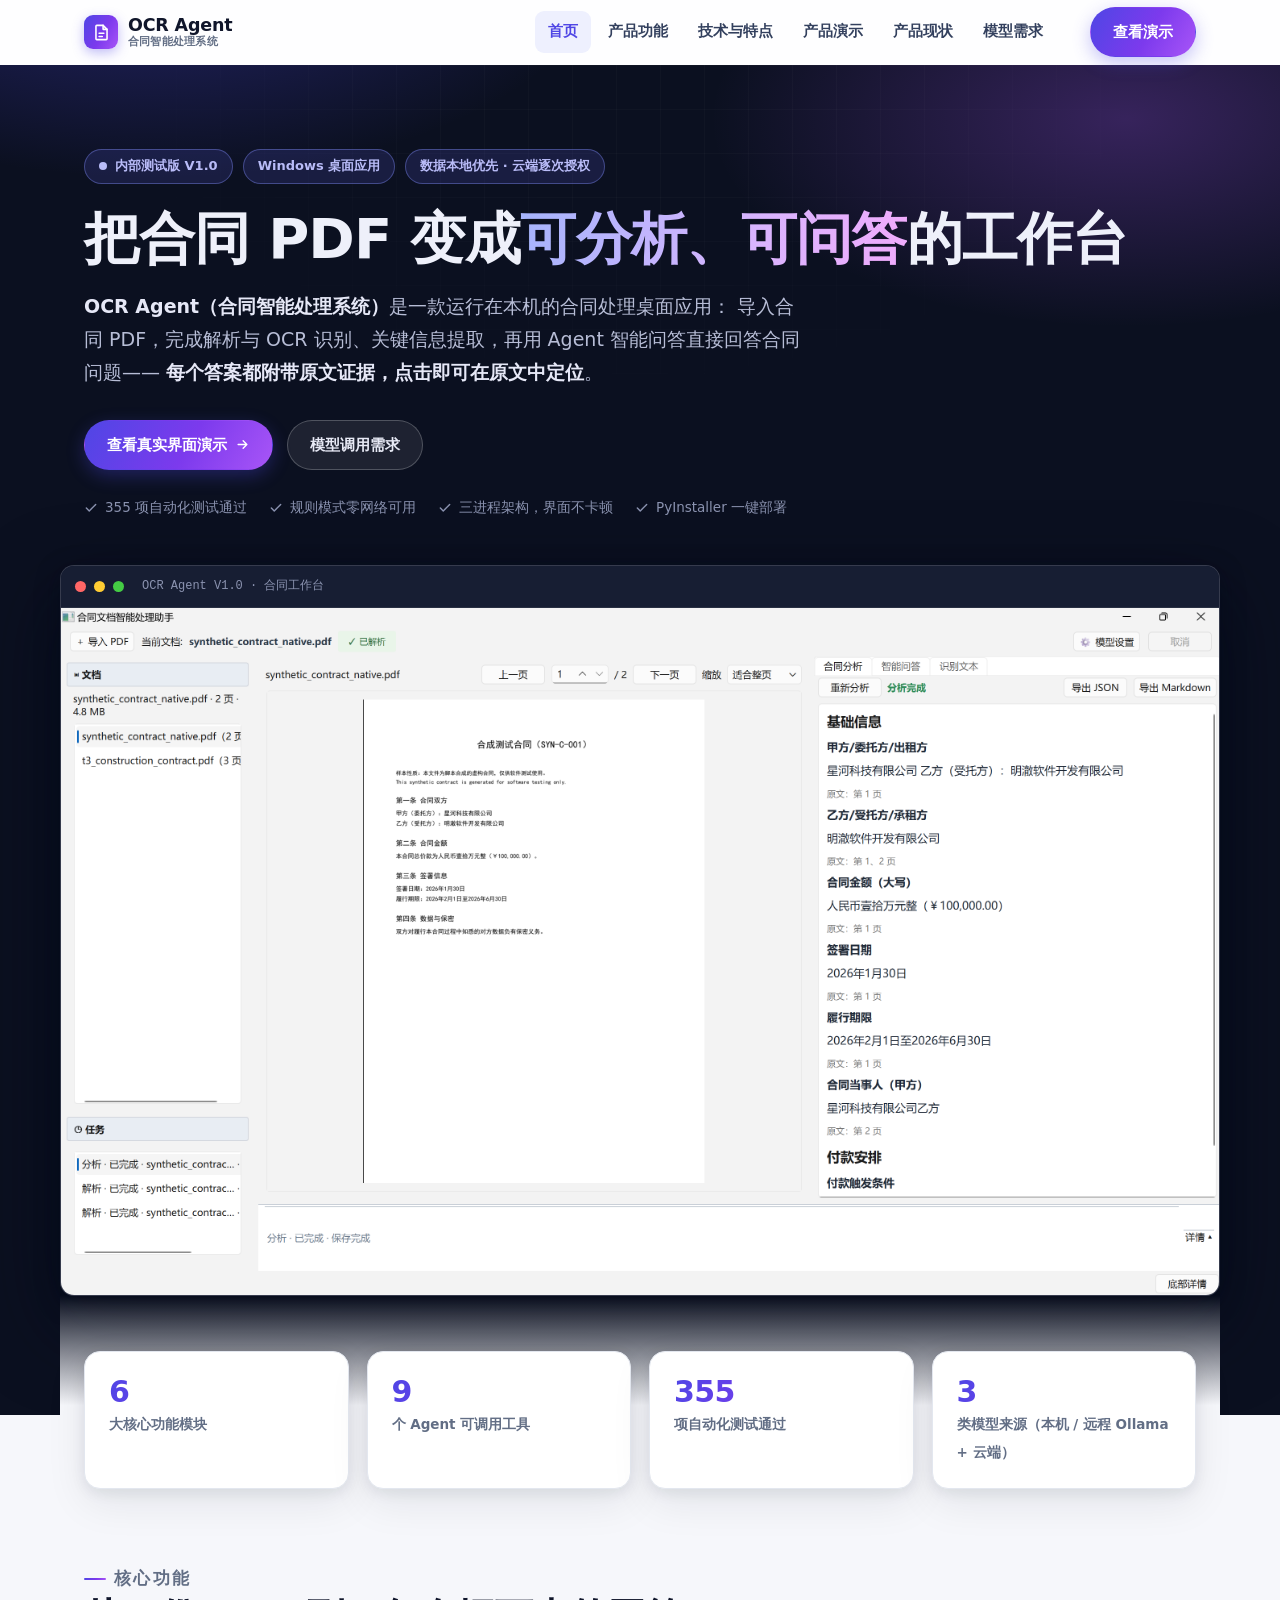
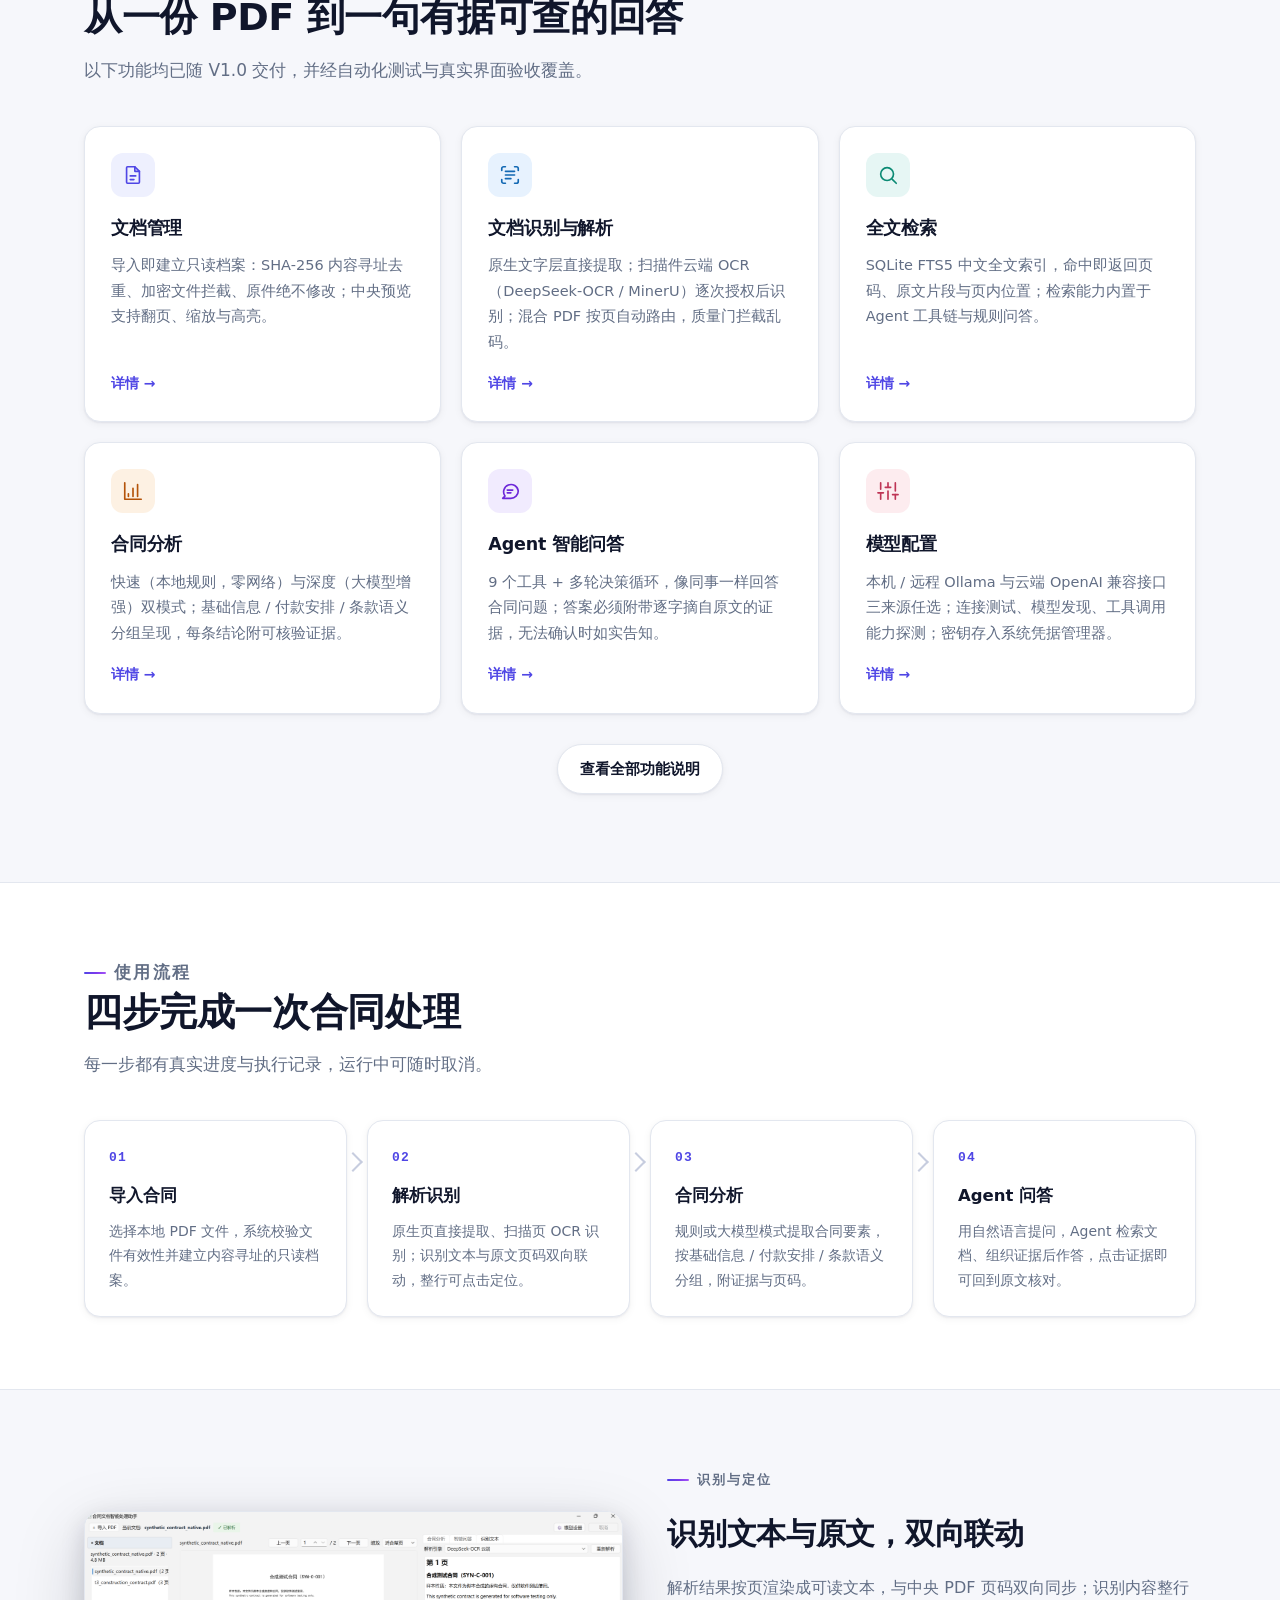
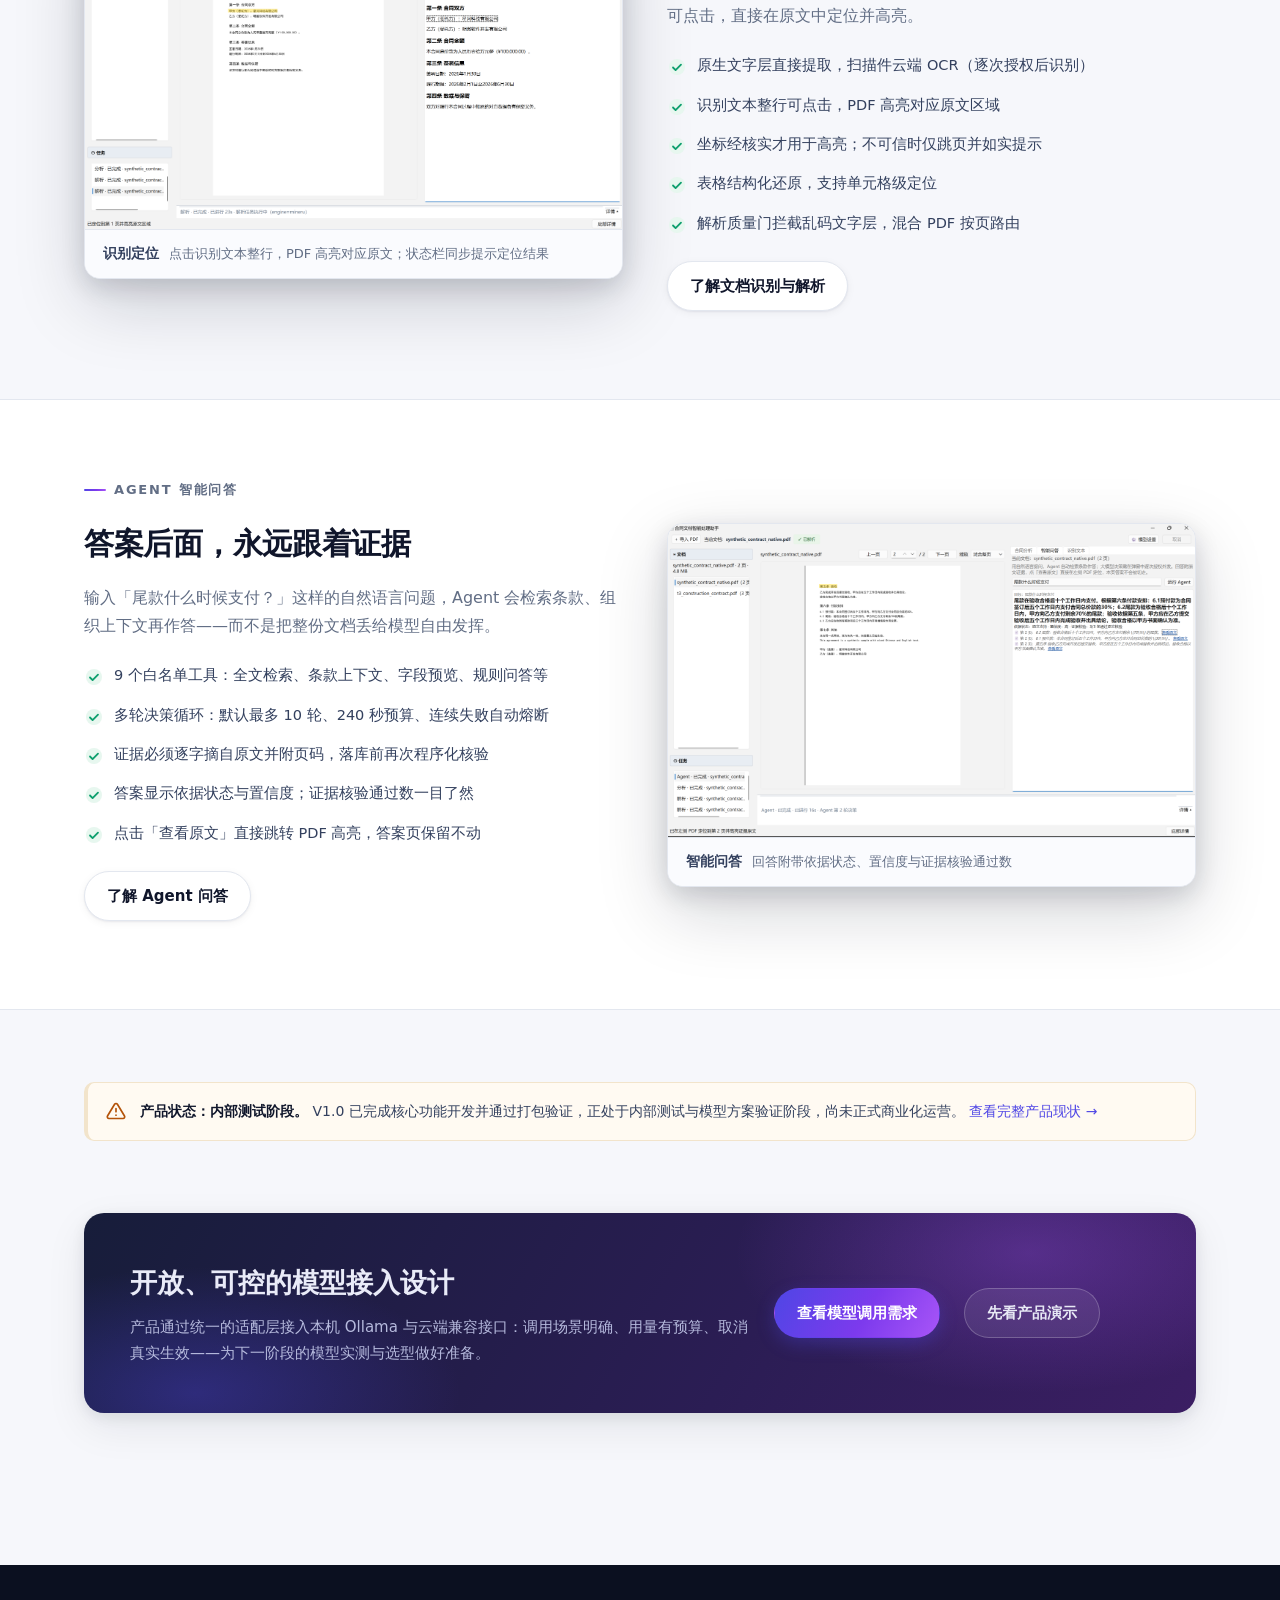
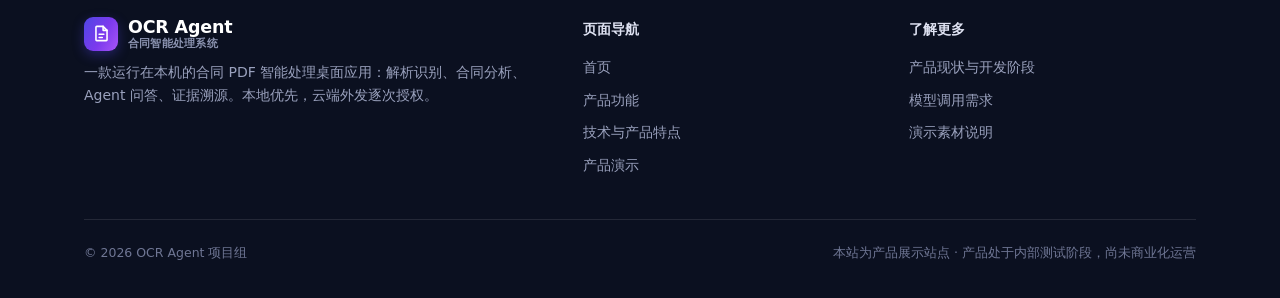
<file: index.html>
<!DOCTYPE html>
<html lang="zh-CN">
<head>
<meta charset="UTF-8">
<meta name="viewport" content="width=device-width, initial-scale=1">
<title>OCR Agent · 合同智能处理系统 — 让合同 PDF 可分析、可问答</title>
<meta name="description" content="OCR Agent（合同智能处理系统）是一款运行在本机的 Windows 桌面应用：合同 PDF 解析与 OCR 识别、合同关键信息提取、Agent 智能问答，每个答案附带原文证据定位。当前为内部测试版 V1.0。">
<link rel="icon" href="data:image/svg+xml,%3Csvg xmlns='http://www.w3.org/2000/svg' viewBox='0 0 64 64'%3E%3Crect width='64' height='64' rx='14' fill='%234f46e5'/%3E%3Cpath d='M20 16h17l7 7v25H20z' fill='none' stroke='white' stroke-width='3.5' stroke-linejoin='round'/%3E%3Cpath d='M37 16v7h7' fill='none' stroke='white' stroke-width='3.5' stroke-linejoin='round'/%3E%3Cpath d='M26 34h12M26 40h8' stroke='white' stroke-width='3' stroke-linecap='round'/%3E%3C/svg%3E">
<link rel="stylesheet" href="assets/css/style.css">
</head>
<body>

<!-- ================= 顶部导航 ================= -->
<header class="site-header">
  <div class="container nav-wrap">
    <a class="brand" href="index.html">
      <span class="brand-mark">
        <svg width="19" height="19" viewBox="0 0 24 24" fill="none" stroke="currentColor" stroke-width="2" stroke-linecap="round" stroke-linejoin="round"><path d="M14 3H6a1 1 0 0 0-1 1v16a1 1 0 0 0 1 1h12a1 1 0 0 0 1-1V8z"/><path d="M14 3v5h5"/><path d="M9 13h6M9 17h4"/></svg>
      </span>
      <span class="brand-text">OCR Agent<small>合同智能处理系统</small></span>
    </a>
    <nav class="site-nav" id="siteNav" aria-label="站点导航">
      <a href="index.html" class="is-active">首页</a>
      <a href="features.html">产品功能</a>
      <a href="technology.html">技术与特点</a>
      <a href="demo.html">产品演示</a>
      <a href="status.html">产品现状</a>
      <a href="model.html">模型需求</a>
    </nav>
    <a class="btn btn-primary nav-cta" href="demo.html">查看演示</a>
    <button class="nav-toggle" aria-label="打开菜单" aria-expanded="false"><span></span><span></span><span></span></button>
  </div>
</header>

<!-- ================= Hero ================= -->
<section class="hero">
  <div class="container">
    <div class="hero-badge-row">
      <span class="badge"><span class="dot"></span>内部测试版 V1.0</span>
      <span class="badge">Windows 桌面应用</span>
      <span class="badge">数据本地优先 · 云端逐次授权</span>
    </div>
    <h1>把合同 PDF 变成<span class="grad">可分析、可问答</span>的工作台</h1>
    <p class="hero-sub">
      <strong>OCR Agent（合同智能处理系统）</strong>是一款运行在本机的合同处理桌面应用：
      导入合同 PDF，完成解析与 OCR 识别、关键信息提取，再用 Agent 智能问答直接回答合同问题——
      <strong>每个答案都附带原文证据，点击即可在原文中定位</strong>。
    </p>
    <div class="hero-cta">
      <a class="btn btn-primary" href="demo.html">查看真实界面演示
        <svg width="15" height="15" viewBox="0 0 24 24" fill="none" stroke="currentColor" stroke-width="2.2" stroke-linecap="round" stroke-linejoin="round"><path d="M5 12h14M13 6l6 6-6 6"/></svg>
      </a>
      <a class="btn btn-ghost" href="model.html">模型调用需求</a>
    </div>
    <div class="hero-meta">
      <span><svg width="14" height="14" viewBox="0 0 24 24" fill="none" stroke="currentColor" stroke-width="2.4" stroke-linecap="round" stroke-linejoin="round"><path d="M20 6 9 17l-5-5"/></svg>355 项自动化测试通过</span>
      <span><svg width="14" height="14" viewBox="0 0 24 24" fill="none" stroke="currentColor" stroke-width="2.4" stroke-linecap="round" stroke-linejoin="round"><path d="M20 6 9 17l-5-5"/></svg>规则模式零网络可用</span>
      <span><svg width="14" height="14" viewBox="0 0 24 24" fill="none" stroke="currentColor" stroke-width="2.4" stroke-linecap="round" stroke-linejoin="round"><path d="M20 6 9 17l-5-5"/></svg>三进程架构，界面不卡顿</span>
      <span><svg width="14" height="14" viewBox="0 0 24 24" fill="none" stroke="currentColor" stroke-width="2.4" stroke-linecap="round" stroke-linejoin="round"><path d="M20 6 9 17l-5-5"/></svg>PyInstaller 一键部署</span>
    </div>
  </div>
  <div class="container hero-media">
    <figure class="window-frame" data-lightbox style="margin:0; cursor:zoom-in;" data-file="shot_main.png">
      <div class="window-frame-bar"><i></i><i></i><i></i><em>OCR Agent V1.0 · 合同工作台</em></div>
      <img src="assets/images/shot_main.png" alt="OCR Agent V1.0 主界面：左侧文档与任务列表、中央 PDF 预览、右侧合同分析结果" onerror="this.closest('figure').classList.add('is-empty');this.remove();">
    </figure>
    <div class="hero-ground"></div>
  </div>
</section>

<!-- ================= 数字条 ================= -->
<div class="container">
  <div class="stat-strip reveal">
    <div class="stat-card"><b>6</b><span>大核心功能模块</span></div>
    <div class="stat-card"><b>9</b><span>个 Agent 可调用工具</span></div>
    <div class="stat-card"><b>355</b><span>项自动化测试通过</span></div>
    <div class="stat-card"><b>3</b><span>类模型来源（本机 / 远程 Ollama + 云端）</span></div>
  </div>
</div>

<!-- ================= 核心功能 ================= -->
<section class="section">
  <div class="container">
    <div class="section-head reveal">
      <p class="kicker">核心功能</p>
      <h2>从一份 PDF 到一句有据可查的回答</h2>
      <p>以下功能均已随 V1.0 交付，并经自动化测试与真实界面验收覆盖。</p>
    </div>
    <div class="grid grid--3">
      <div class="card reveal">
        <span class="icon-chip"><svg width="22" height="22" viewBox="0 0 24 24" fill="none" stroke="currentColor" stroke-width="1.8" stroke-linecap="round" stroke-linejoin="round"><path d="M14 3H6a1 1 0 0 0-1 1v16a1 1 0 0 0 1 1h12a1 1 0 0 0 1-1V8z"/><path d="M14 3v5h5"/><path d="M9 13h6M9 17h4"/></svg></span>
        <h3>文档管理</h3>
        <p>导入即建立只读档案：SHA-256 内容寻址去重、加密文件拦截、原件绝不修改；中央预览支持翻页、缩放与高亮。</p>
        <span class="more">详情 →</span>
      </div>
      <div class="card reveal">
        <span class="icon-chip icon-chip--sky"><svg width="22" height="22" viewBox="0 0 24 24" fill="none" stroke="currentColor" stroke-width="1.8" stroke-linecap="round" stroke-linejoin="round"><path d="M3 7V5a2 2 0 0 1 2-2h2M17 3h2a2 2 0 0 1 2 2v2M21 17v2a2 2 0 0 1-2 2h-2M7 21H5a2 2 0 0 1-2-2v-2"/><path d="M7 8h10M7 12h10M7 16h6"/></svg></span>
        <h3>文档识别与解析</h3>
        <p>原生文字层直接提取；扫描件云端 OCR（DeepSeek-OCR / MinerU）逐次授权后识别；混合 PDF 按页自动路由，质量门拦截乱码。</p>
        <span class="more">详情 →</span>
      </div>
      <div class="card reveal">
        <span class="icon-chip icon-chip--teal"><svg width="22" height="22" viewBox="0 0 24 24" fill="none" stroke="currentColor" stroke-width="1.8" stroke-linecap="round" stroke-linejoin="round"><circle cx="11" cy="11" r="7"/><path d="m21 21-4.3-4.3"/></svg></span>
        <h3>全文检索</h3>
        <p>SQLite FTS5 中文全文索引，命中即返回页码、原文片段与页内位置；检索能力内置于 Agent 工具链与规则问答。</p>
        <span class="more">详情 →</span>
      </div>
      <div class="card reveal">
        <span class="icon-chip icon-chip--amber"><svg width="22" height="22" viewBox="0 0 24 24" fill="none" stroke="currentColor" stroke-width="1.8" stroke-linecap="round" stroke-linejoin="round"><path d="M3 3v18h18"/><path d="M7 15v3M12 9v9M17 5v13"/></svg></span>
        <h3>合同分析</h3>
        <p>快速（本地规则，零网络）与深度（大模型增强）双模式；基础信息 / 付款安排 / 条款语义分组呈现，每条结论附可核验证据。</p>
        <span class="more">详情 →</span>
      </div>
      <div class="card reveal">
        <span class="icon-chip icon-chip--violet"><svg width="22" height="22" viewBox="0 0 24 24" fill="none" stroke="currentColor" stroke-width="1.8" stroke-linecap="round" stroke-linejoin="round"><path d="M21 12a8 8 0 0 1-8 8H4l2.5-2.5A8 8 0 1 1 21 12z"/><path d="M9 11h6M9 14h4"/></svg></span>
        <h3>Agent 智能问答</h3>
        <p>9 个工具 + 多轮决策循环，像同事一样回答合同问题；答案必须附带逐字摘自原文的证据，无法确认时如实告知。</p>
        <span class="more">详情 →</span>
      </div>
      <div class="card reveal">
        <span class="icon-chip icon-chip--rose"><svg width="22" height="22" viewBox="0 0 24 24" fill="none" stroke="currentColor" stroke-width="1.8" stroke-linecap="round" stroke-linejoin="round"><path d="M4 21v-7M4 10V3M12 21v-9M12 8V3M20 21v-5M20 12V3"/><path d="M1 14h6M9 8h6M17 16h6"/></svg></span>
        <h3>模型配置</h3>
        <p>本机 / 远程 Ollama 与云端 OpenAI 兼容接口三来源任选；连接测试、模型发现、工具调用能力探测；密钥存入系统凭据管理器。</p>
        <span class="more">详情 →</span>
      </div>
    </div>
    <p style="text-align:center; margin-top:30px;" class="reveal">
      <a class="btn btn-outline" href="features.html">查看全部功能说明</a>
    </p>
  </div>
</section>

<!-- ================= 工作流 ================= -->
<section class="section section--alt">
  <div class="container">
    <div class="section-head reveal">
      <p class="kicker">使用流程</p>
      <h2>四步完成一次合同处理</h2>
      <p>每一步都有真实进度与执行记录，运行中可随时取消。</p>
    </div>
    <div class="steps">
      <div class="step reveal">
        <h3>导入合同</h3>
        <p>选择本地 PDF 文件，系统校验文件有效性并建立内容寻址的只读档案。</p>
      </div>
      <div class="step reveal">
        <h3>解析识别</h3>
        <p>原生页直接提取、扫描页 OCR 识别；识别文本与原文页码双向联动，整行可点击定位。</p>
      </div>
      <div class="step reveal">
        <h3>合同分析</h3>
        <p>规则或大模型模式提取合同要素，按基础信息 / 付款安排 / 条款语义分组，附证据与页码。</p>
      </div>
      <div class="step reveal">
        <h3>Agent 问答</h3>
        <p>用自然语言提问，Agent 检索文档、组织证据后作答，点击证据即可回到原文核对。</p>
      </div>
    </div>
  </div>
</section>

<!-- ================= 界面预览 A：识别与定位 ================= -->
<section class="section">
  <div class="container split">
    <figure class="shot-frame reveal" data-lightbox style="margin:0; cursor:zoom-in;" data-file="shot_ocr_locate.png">
      <img src="assets/images/shot_ocr_locate.png" alt="点击识别文本整行后，PDF 高亮对应原文区域" onerror="this.closest('figure').classList.add('is-empty');this.remove();">
      <div class="shot-caption"><b>识别定位</b><span>点击识别文本整行，PDF 高亮对应原文；状态栏同步提示定位结果</span></div>
    </figure>
    <div class="split__text reveal">
      <p class="kicker">识别与定位</p>
      <h2>识别文本与原文，双向联动</h2>
      <p>解析结果按页渲染成可读文本，与中央 PDF 页码双向同步；识别内容整行可点击，直接在原文中定位并高亮。</p>
      <ul class="check-list">
        <li>原生文字层直接提取，扫描件云端 OCR（逐次授权后识别）</li>
        <li>识别文本整行可点击，PDF 高亮对应原文区域</li>
        <li>坐标经核实才用于高亮；不可信时仅跳页并如实提示</li>
        <li>表格结构化还原，支持单元格级定位</li>
        <li>解析质量门拦截乱码文字层，混合 PDF 按页路由</li>
      </ul>
      <p style="margin-top:18px;"><a class="btn btn-outline" href="features.html#parse">了解文档识别与解析</a></p>
    </div>
  </div>
</section>

<!-- ================= 界面预览 B：Agent 问答 ================= -->
<section class="section section--alt">
  <div class="container split">
    <div class="split__text reveal">
      <p class="kicker">Agent 智能问答</p>
      <h2>答案后面，永远跟着证据</h2>
      <p>输入「尾款什么时候支付？」这样的自然语言问题，Agent 会检索条款、组织上下文再作答——而不是把整份文档丢给模型自由发挥。</p>
      <ul class="check-list">
        <li>9 个白名单工具：全文检索、条款上下文、字段预览、规则问答等</li>
        <li>多轮决策循环：默认最多 10 轮、240 秒预算、连续失败自动熔断</li>
        <li>证据必须逐字摘自原文并附页码，落库前再次程序化核验</li>
        <li>答案显示依据状态与置信度；证据核验通过数一目了然</li>
        <li>点击「查看原文」直接跳转 PDF 高亮，答案页保留不动</li>
      </ul>
      <p style="margin-top:18px;"><a class="btn btn-outline" href="features.html#agent">了解 Agent 问答</a></p>
    </div>
    <figure class="shot-frame reveal" data-lightbox style="margin:0; cursor:zoom-in;" data-file="shot_agent.png">
      <img src="assets/images/shot_agent.png" alt="Agent 智能问答界面：问题、答案、依据状态、置信度与两条证据链接" onerror="this.closest('figure').classList.add('is-empty');this.remove();">
      <div class="shot-caption"><b>智能问答</b><span>回答附带依据状态、置信度与证据核验通过数</span></div>
    </figure>
  </div>
</section>

<!-- ================= 状态说明 ================= -->
<section class="section">
  <div class="container">
    <div class="callout callout--warn reveal" style="margin-top:0;">
      <svg width="20" height="20" viewBox="0 0 24 24" fill="none" stroke="currentColor" stroke-width="2" stroke-linecap="round" stroke-linejoin="round"><path d="M12 9v4M12 17h.01"/><path d="M10.3 3.9 1.8 18a2 2 0 0 0 1.7 3h17a2 2 0 0 0 1.7-3L13.7 3.9a2 2 0 0 0-3.4 0z"/></svg>
      <div>
        <b>产品状态：内部测试阶段。</b>
        V1.0 已完成核心功能开发并通过打包验证，正处于内部测试与模型方案验证阶段，尚未正式商业化运营。
        <a href="status.html">查看完整产品现状 →</a>
      </div>
    </div>
  </div>
</section>

<!-- ================= CTA ================= -->
<section class="section" style="padding-top:0;">
  <div class="container">
    <div class="cta-band reveal">
      <div>
        <div>
          <h2>开放、可控的模型接入设计</h2>
          <p>产品通过统一的适配层接入本机 Ollama 与云端兼容接口：调用场景明确、用量有预算、取消真实生效——为下一阶段的模型实测与选型做好准备。</p>
        </div>
        <a class="btn btn-primary" href="model.html">查看模型调用需求</a>
        <a class="btn btn-ghost" href="demo.html">先看产品演示</a>
      </div>
    </div>
  </div>
</section>

<!-- ================= 页脚 ================= -->
<footer class="site-footer">
  <div class="container">
    <div class="footer-grid">
      <div class="footer-brand">
        <a class="brand" href="index.html" style="color:#fff;">
          <span class="brand-mark">
            <svg width="19" height="19" viewBox="0 0 24 24" fill="none" stroke="currentColor" stroke-width="2" stroke-linecap="round" stroke-linejoin="round"><path d="M14 3H6a1 1 0 0 0-1 1v16a1 1 0 0 0 1 1h12a1 1 0 0 0 1-1V8z"/><path d="M14 3v5h5"/><path d="M9 13h6M9 17h4"/></svg>
          </span>
          <span class="brand-text" style="color:#fff;">OCR Agent<small style="color:#8b93b0;">合同智能处理系统</small></span>
        </a>
        <p>一款运行在本机的合同 PDF 智能处理桌面应用：解析识别、合同分析、Agent 问答、证据溯源。本地优先，云端外发逐次授权。</p>
      </div>
      <div>
        <h4>页面导航</h4>
        <ul>
          <li><a href="index.html">首页</a></li>
          <li><a href="features.html">产品功能</a></li>
          <li><a href="technology.html">技术与产品特点</a></li>
          <li><a href="demo.html">产品演示</a></li>
        </ul>
      </div>
      <div>
        <h4>了解更多</h4>
        <ul>
          <li><a href="status.html">产品现状与开发阶段</a></li>
          <li><a href="model.html">模型调用需求</a></li>
          <li><a href="demo.html">演示素材说明</a></li>
        </ul>
      </div>
    </div>
    <div class="footer-note">
      <span>© <span id="footer-year">2026</span> OCR Agent 项目组</span>
      <span>本站为产品展示站点 · 产品处于内部测试阶段，尚未商业化运营</span>
    </div>
  </div>
</footer>

<script src="assets/js/main.js"></script>
</body>
</html>
</file>
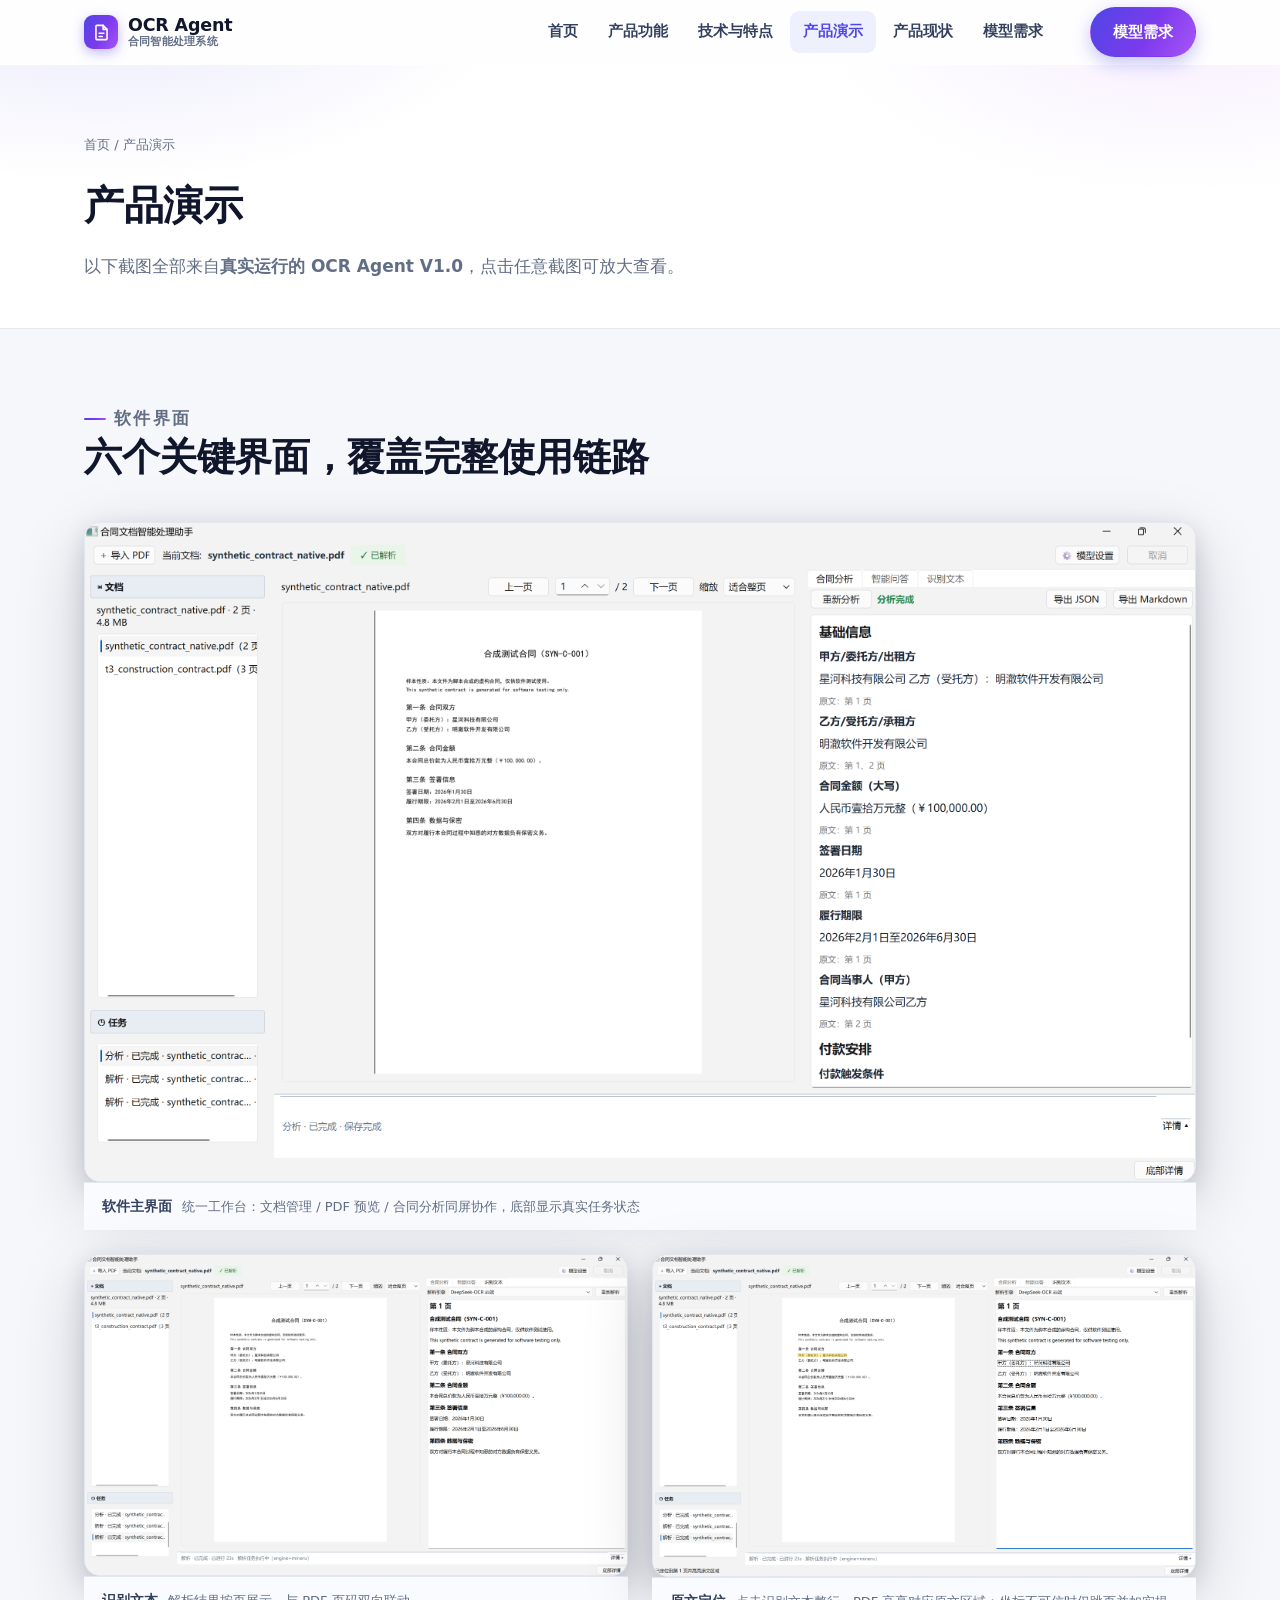
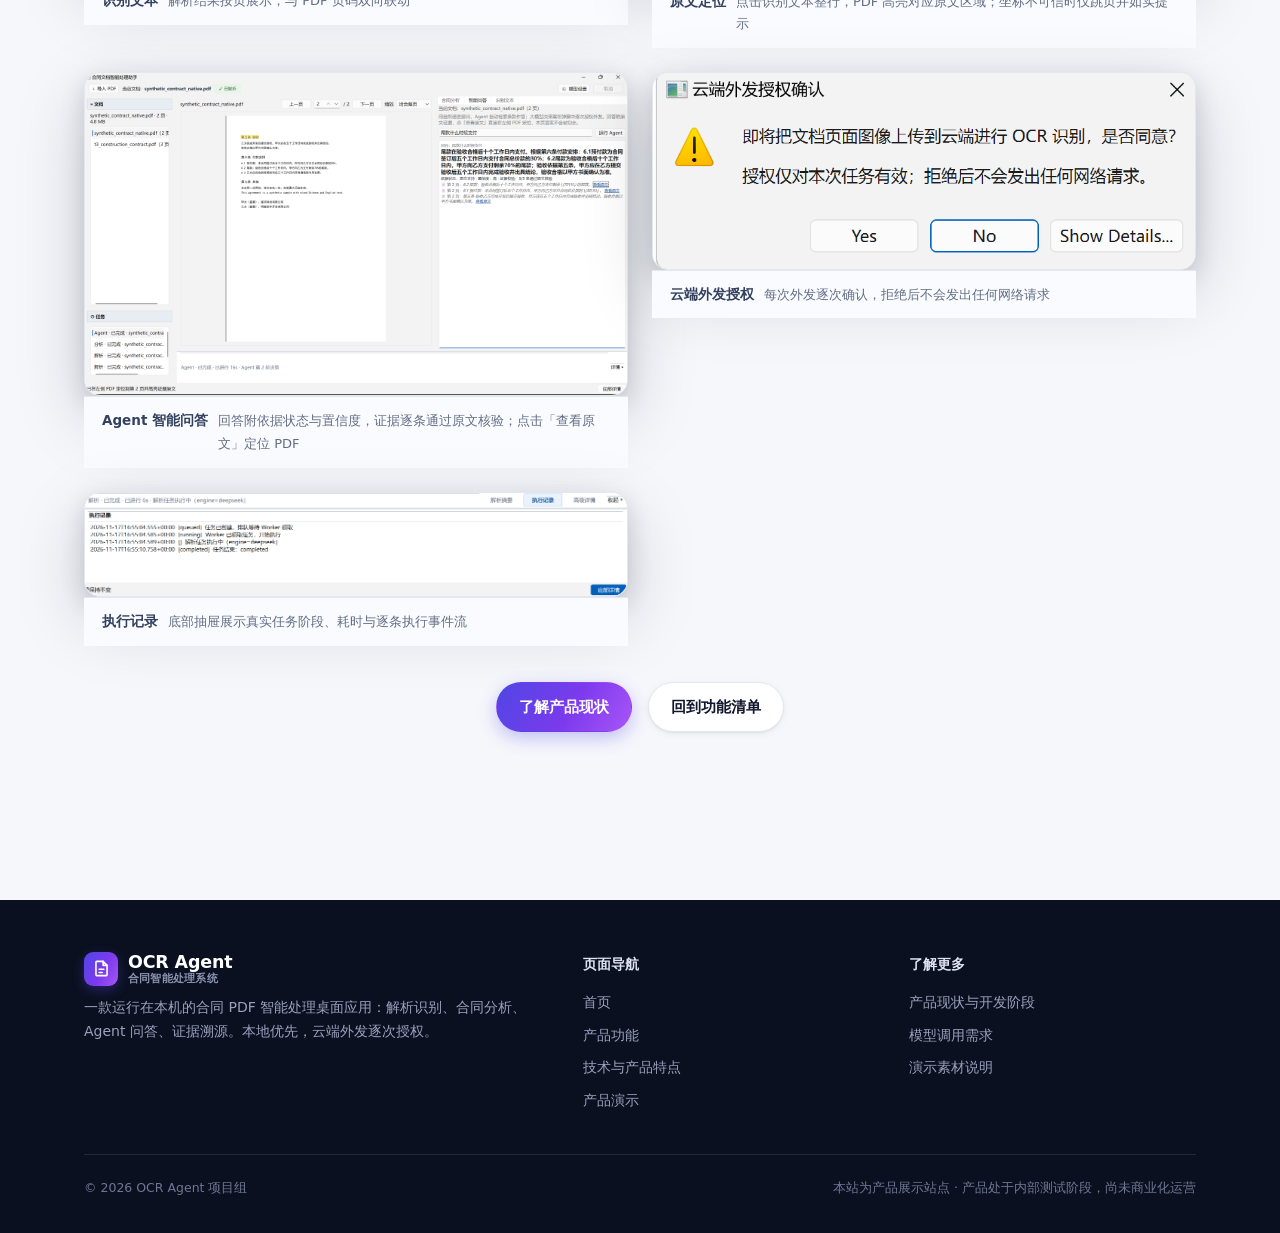
<file: demo.html>
<!DOCTYPE html>
<html lang="zh-CN">
<head>
<meta charset="UTF-8">
<meta name="viewport" content="width=device-width, initial-scale=1">
<title>产品演示 — OCR Agent · 合同智能处理系统</title>
<meta name="description" content="OCR Agent V1.0 真实运行界面演示：软件主界面、合同分析、点击定位、Agent 智能问答、识别文本、任务执行记录、云端授权与模型配置。所有截图均来自真实运行软件。">
<link rel="icon" href="data:image/svg+xml,%3Csvg xmlns='http://www.w3.org/2000/svg' viewBox='0 0 64 64'%3E%3Crect width='64' height='64' rx='14' fill='%234f46e5'/%3E%3Cpath d='M20 16h17l7 7v25H20z' fill='none' stroke='white' stroke-width='3.5' stroke-linejoin='round'/%3E%3Cpath d='M37 16v7h7' fill='none' stroke='white' stroke-width='3.5' stroke-linejoin='round'/%3E%3Cpath d='M26 34h12M26 40h8' stroke='white' stroke-width='3' stroke-linecap='round'/%3E%3C/svg%3E">
<link rel="stylesheet" href="assets/css/style.css">
</head>
<body>

<header class="site-header">
  <div class="container nav-wrap">
    <a class="brand" href="index.html">
      <span class="brand-mark">
        <svg width="19" height="19" viewBox="0 0 24 24" fill="none" stroke="currentColor" stroke-width="2" stroke-linecap="round" stroke-linejoin="round"><path d="M14 3H6a1 1 0 0 0-1 1v16a1 1 0 0 0 1 1h12a1 1 0 0 0 1-1V8z"/><path d="M14 3v5h5"/><path d="M9 13h6M9 17h4"/></svg>
      </span>
      <span class="brand-text">OCR Agent<small>合同智能处理系统</small></span>
    </a>
    <nav class="site-nav" id="siteNav" aria-label="站点导航">
      <a href="index.html">首页</a>
      <a href="features.html">产品功能</a>
      <a href="technology.html">技术与特点</a>
      <a href="demo.html" class="is-active">产品演示</a>
      <a href="status.html">产品现状</a>
      <a href="model.html">模型需求</a>
    </nav>
    <a class="btn btn-primary nav-cta" href="model.html">模型需求</a>
    <button class="nav-toggle" aria-label="打开菜单" aria-expanded="false"><span></span><span></span><span></span></button>
  </div>
</header>

<section class="page-hero">
  <div class="container">
    <p class="crumbs"><a href="index.html">首页</a> / 产品演示</p>
    <h1>产品演示</h1>
    <p class="lede">
      以下截图全部来自<b>真实运行的 OCR Agent V1.0</b>，点击任意截图可放大查看。
    </p>
  </div>
</section>

<!-- ================= 界面截图 ================= -->
<section class="section">
  <div class="container">
    <div class="section-head reveal">
      <p class="kicker">软件界面</p>
      <h2>六个关键界面，覆盖完整使用链路</h2>
    </div>
    <div class="gallery">
      <figure class="gallery-item full reveal">
        <div class="shot-frame" data-lightbox data-file="shot_main.png">
          <img src="assets/images/shot_main.png" alt="软件主界面：左侧文档与任务列表、中央 PDF 预览、右侧合同分析结果、底部任务状态" onerror="this.closest('[data-lightbox]').classList.add('is-empty');this.remove();">
        </div>
        <figcaption class="shot-caption"><b>软件主界面</b><span>统一工作台：文档管理 / PDF 预览 / 合同分析同屏协作，底部显示真实任务状态</span></figcaption>
      </figure>

      <figure class="gallery-item reveal">
        <div class="shot-frame" data-lightbox data-file="shot_ocr_text.png">
          <img src="assets/images/shot_ocr_text.png" alt="识别文本视图：解析结果按页展示，与 PDF 页码联动" onerror="this.closest('[data-lightbox]').classList.add('is-empty');this.remove();">
        </div>
        <figcaption class="shot-caption"><b>识别文本</b><span>解析结果按页展示，与 PDF 页码双向联动</span></figcaption>
      </figure>

      <figure class="gallery-item reveal">
        <div class="shot-frame" data-lightbox data-file="shot_ocr_locate.png">
          <img src="assets/images/shot_ocr_locate.png" alt="点击识别文本整行后，PDF 高亮对应原文区域，状态栏提示定位结果" onerror="this.closest('[data-lightbox]').classList.add('is-empty');this.remove();">
        </div>
        <figcaption class="shot-caption"><b>原文定位</b><span>点击识别文本整行，PDF 高亮对应原文区域；坐标不可信时仅跳页并如实提示</span></figcaption>
      </figure>

      <figure class="gallery-item reveal">
        <div class="shot-frame" data-lightbox data-file="shot_agent.png">
          <img src="assets/images/shot_agent.png" alt="Agent 智能问答：答案、依据状态、置信度与证据核验计数" onerror="this.closest('[data-lightbox]').classList.add('is-empty');this.remove();">
        </div>
        <figcaption class="shot-caption"><b>Agent 智能问答</b><span>回答附依据状态与置信度，证据逐条通过原文核验；点击「查看原文」定位 PDF</span></figcaption>
      </figure>

      <figure class="gallery-item reveal">
        <div class="shot-frame" data-lightbox data-file="shot_consent.png">
          <img src="assets/images/shot_consent.png" alt="云端外发授权确认弹窗" onerror="this.closest('[data-lightbox]').classList.add('is-empty');this.remove();">
        </div>
        <figcaption class="shot-caption"><b>云端外发授权</b><span>每次外发逐次确认，拒绝后不会发出任何网络请求</span></figcaption>
      </figure>

      <figure class="gallery-item reveal">
        <div class="shot-frame" data-lightbox data-file="shot_details.png">
          <img src="assets/images/shot_details.png" alt="底部抽屉：任务执行记录，含各阶段事件与耗时" onerror="this.closest('[data-lightbox]').classList.add('is-empty');this.remove();">
        </div>
        <figcaption class="shot-caption"><b>执行记录</b><span>底部抽屉展示真实任务阶段、耗时与逐条执行事件流</span></figcaption>
      </figure>
    </div>
    <p style="text-align:center; margin-top:36px;" class="reveal">
      <a class="btn btn-primary" href="status.html">了解产品现状</a>
      <a class="btn btn-outline" href="features.html" style="margin-left:10px;">回到功能清单</a>
    </p>
  </div>
</section>

<footer class="site-footer">
  <div class="container">
    <div class="footer-grid">
      <div class="footer-brand">
        <a class="brand" href="index.html" style="color:#fff;">
          <span class="brand-mark">
            <svg width="19" height="19" viewBox="0 0 24 24" fill="none" stroke="currentColor" stroke-width="2" stroke-linecap="round" stroke-linejoin="round"><path d="M14 3H6a1 1 0 0 0-1 1v16a1 1 0 0 0 1 1h12a1 1 0 0 0 1-1V8z"/><path d="M14 3v5h5"/><path d="M9 13h6M9 17h4"/></svg>
          </span>
          <span class="brand-text" style="color:#fff;">OCR Agent<small style="color:#8b93b0;">合同智能处理系统</small></span>
        </a>
        <p>一款运行在本机的合同 PDF 智能处理桌面应用：解析识别、合同分析、Agent 问答、证据溯源。本地优先，云端外发逐次授权。</p>
      </div>
      <div>
        <h4>页面导航</h4>
        <ul>
          <li><a href="index.html">首页</a></li>
          <li><a href="features.html">产品功能</a></li>
          <li><a href="technology.html">技术与产品特点</a></li>
          <li><a href="demo.html">产品演示</a></li>
        </ul>
      </div>
      <div>
        <h4>了解更多</h4>
        <ul>
          <li><a href="status.html">产品现状与开发阶段</a></li>
          <li><a href="model.html">模型调用需求</a></li>
          <li><a href="demo.html">演示素材说明</a></li>
        </ul>
      </div>
    </div>
    <div class="footer-note">
      <span>© <span id="footer-year">2026</span> OCR Agent 项目组</span>
      <span>本站为产品展示站点 · 产品处于内部测试阶段，尚未商业化运营</span>
    </div>
  </div>
</footer>

<script src="assets/js/main.js"></script>
</body>
</html>
</file>
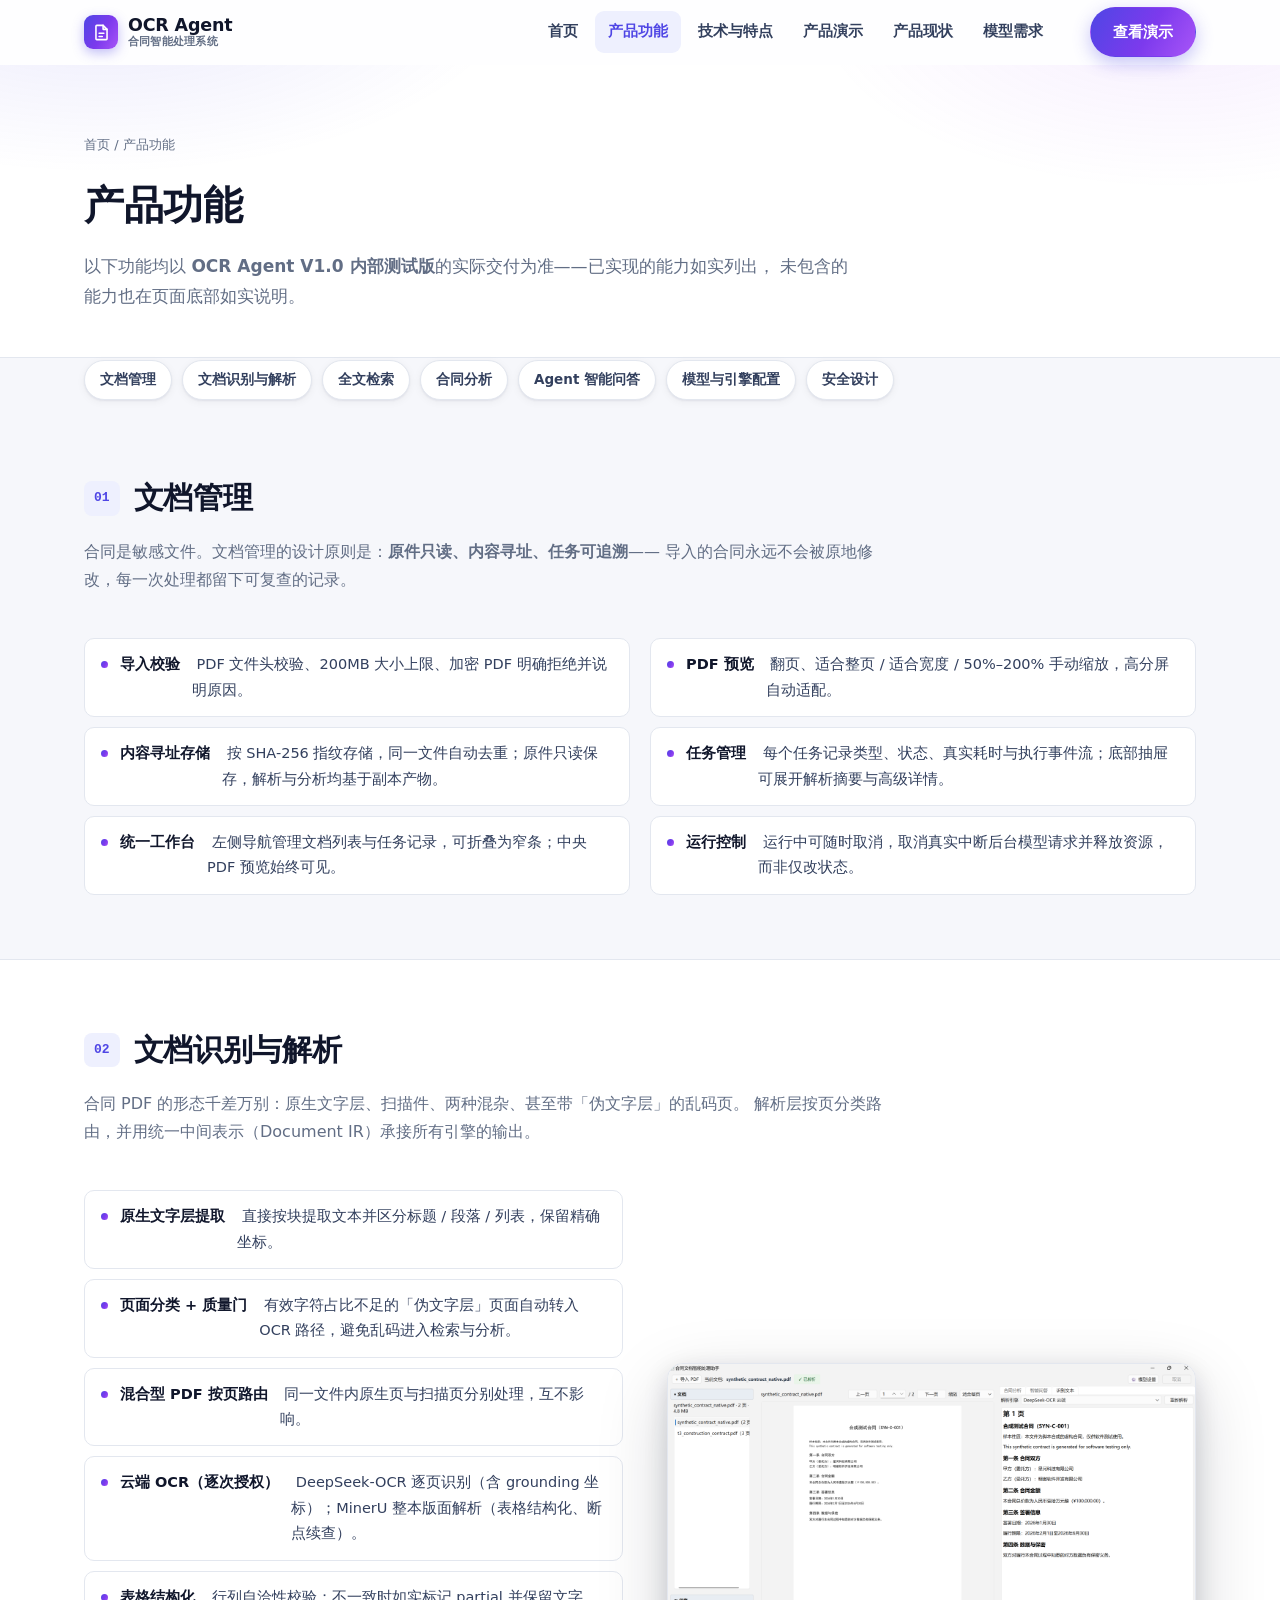
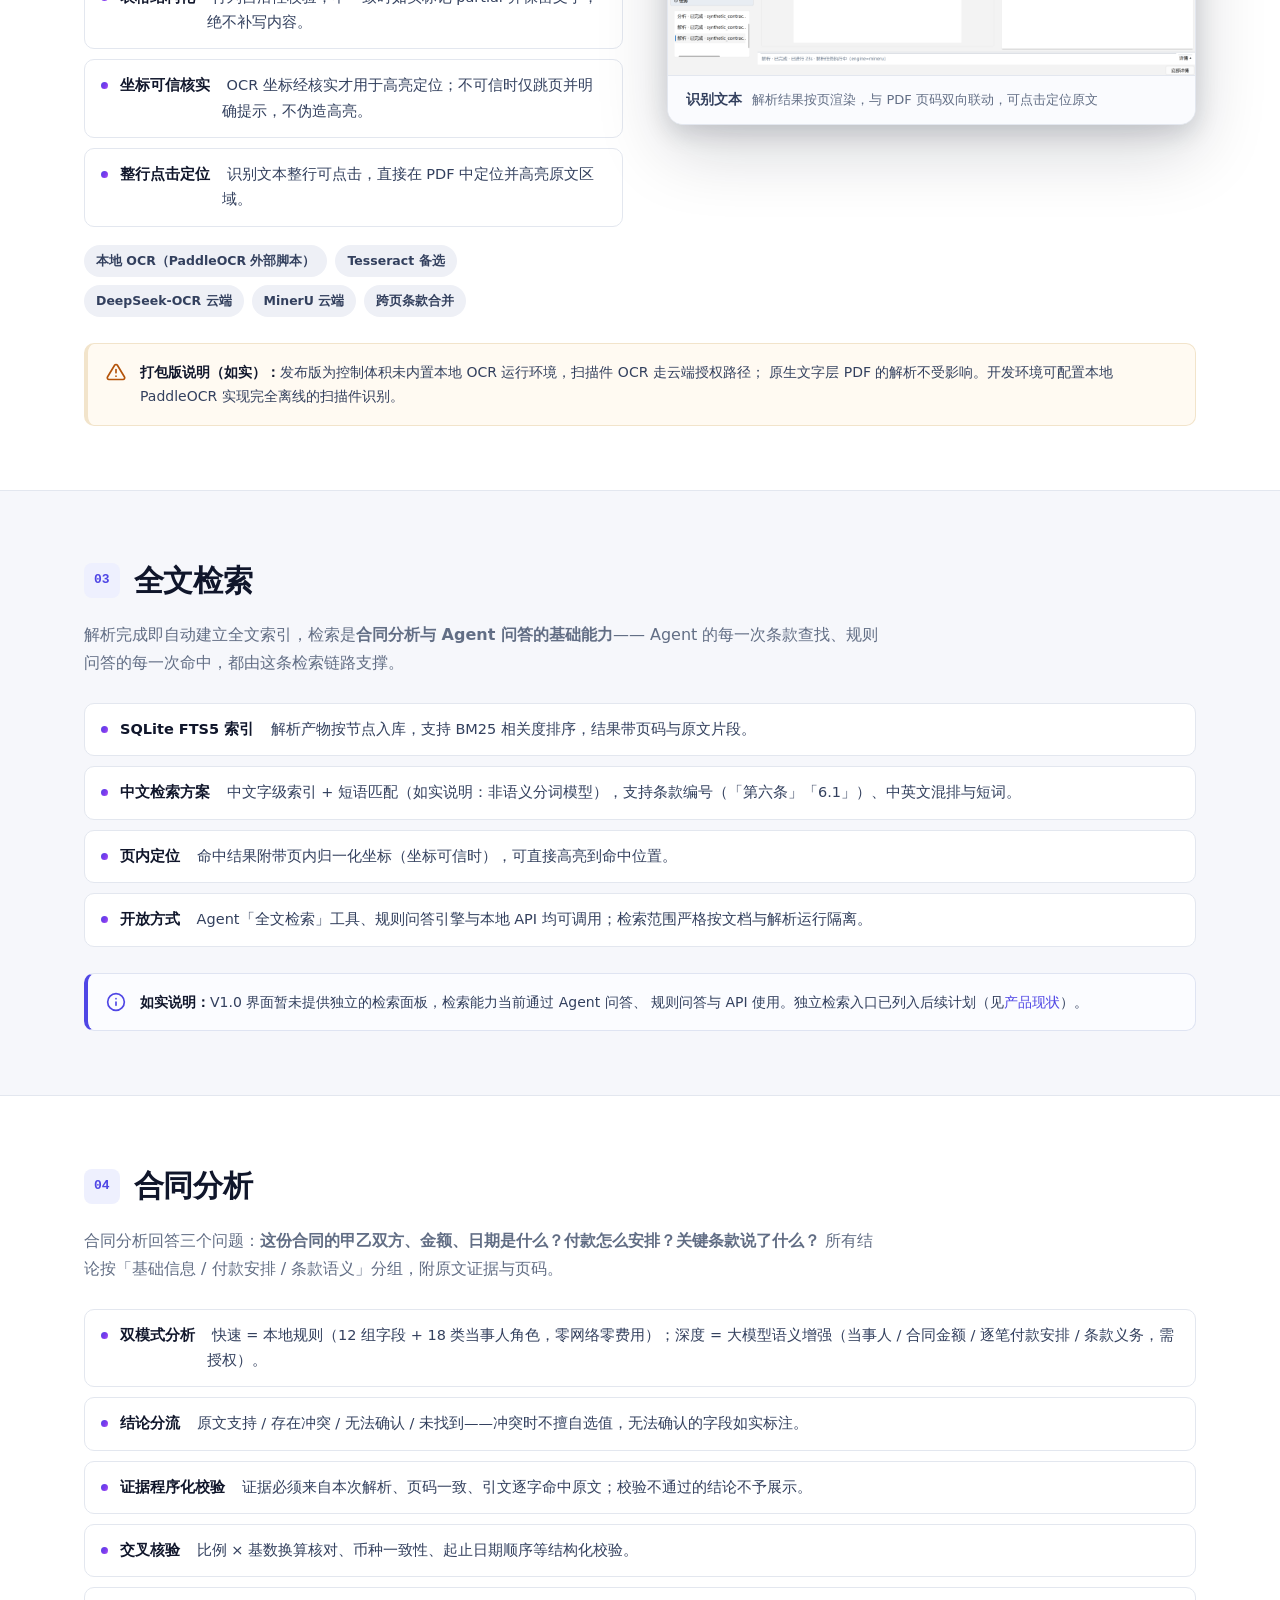
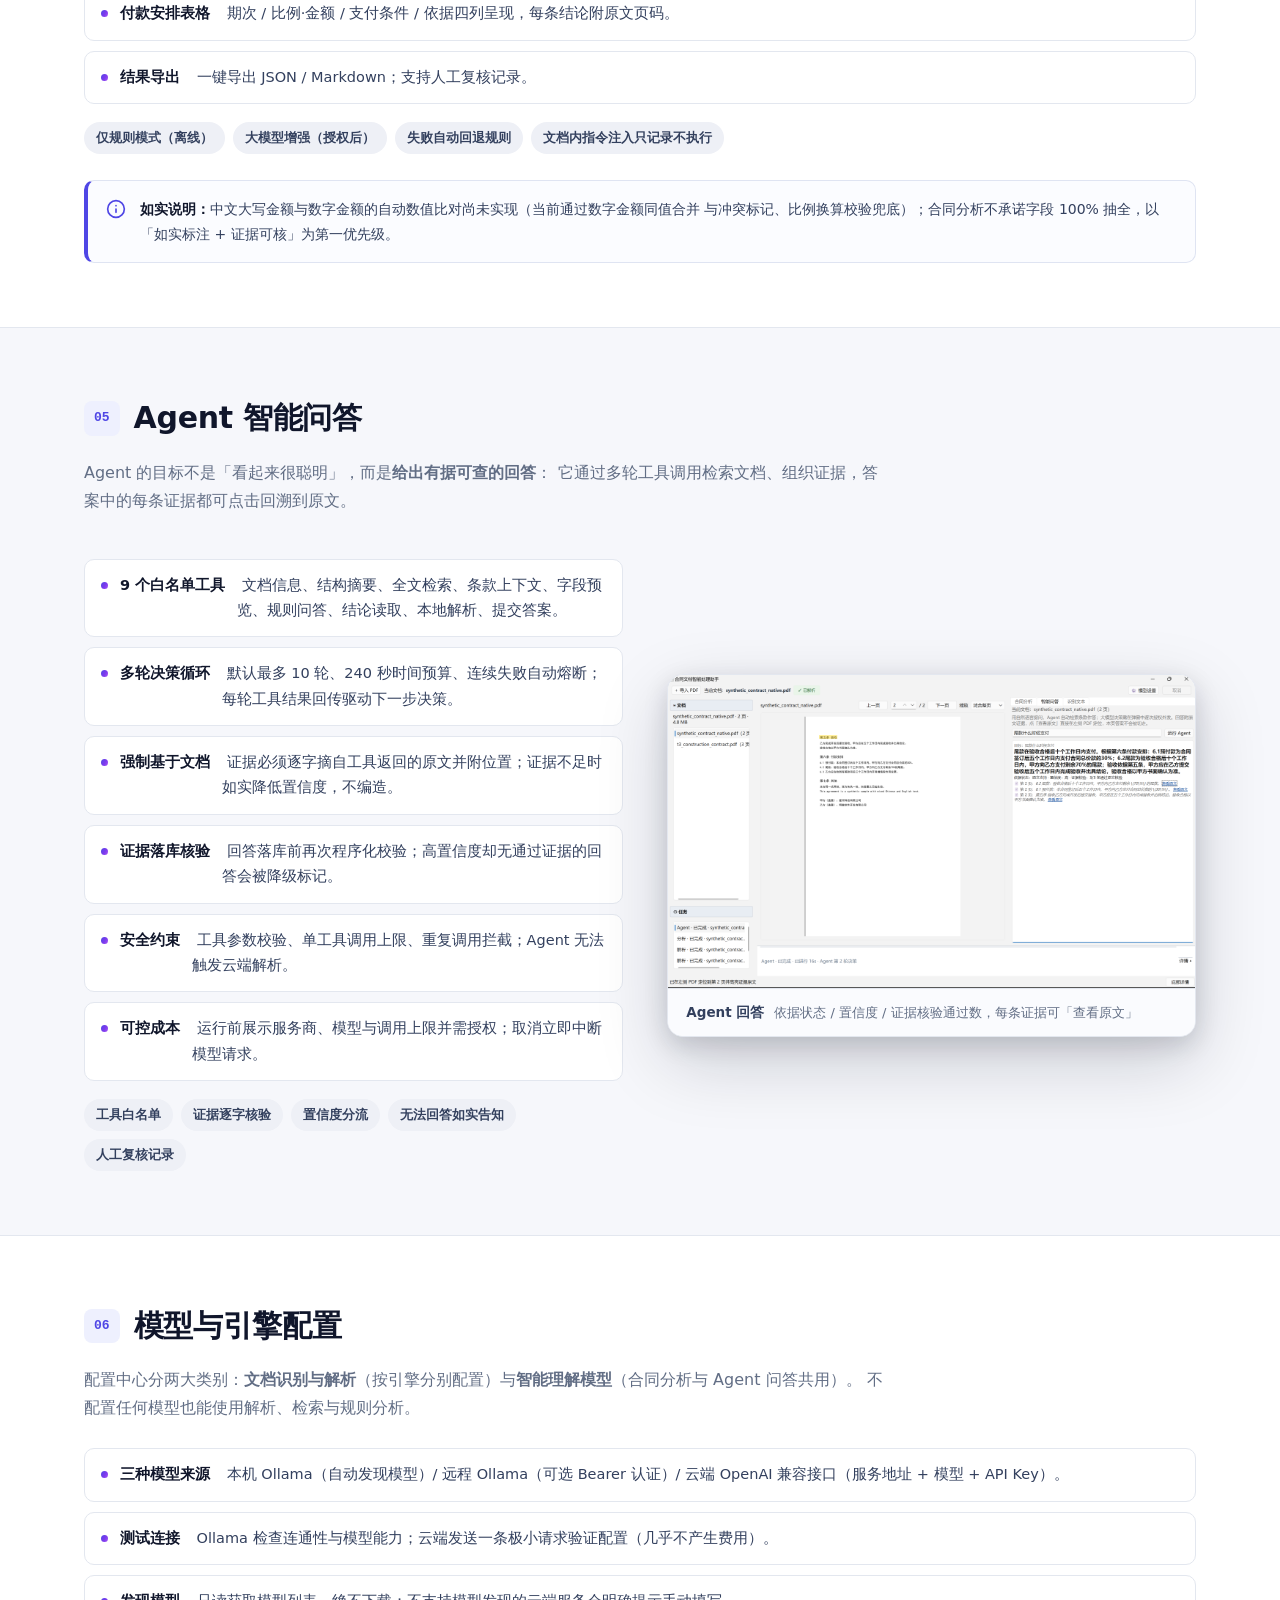
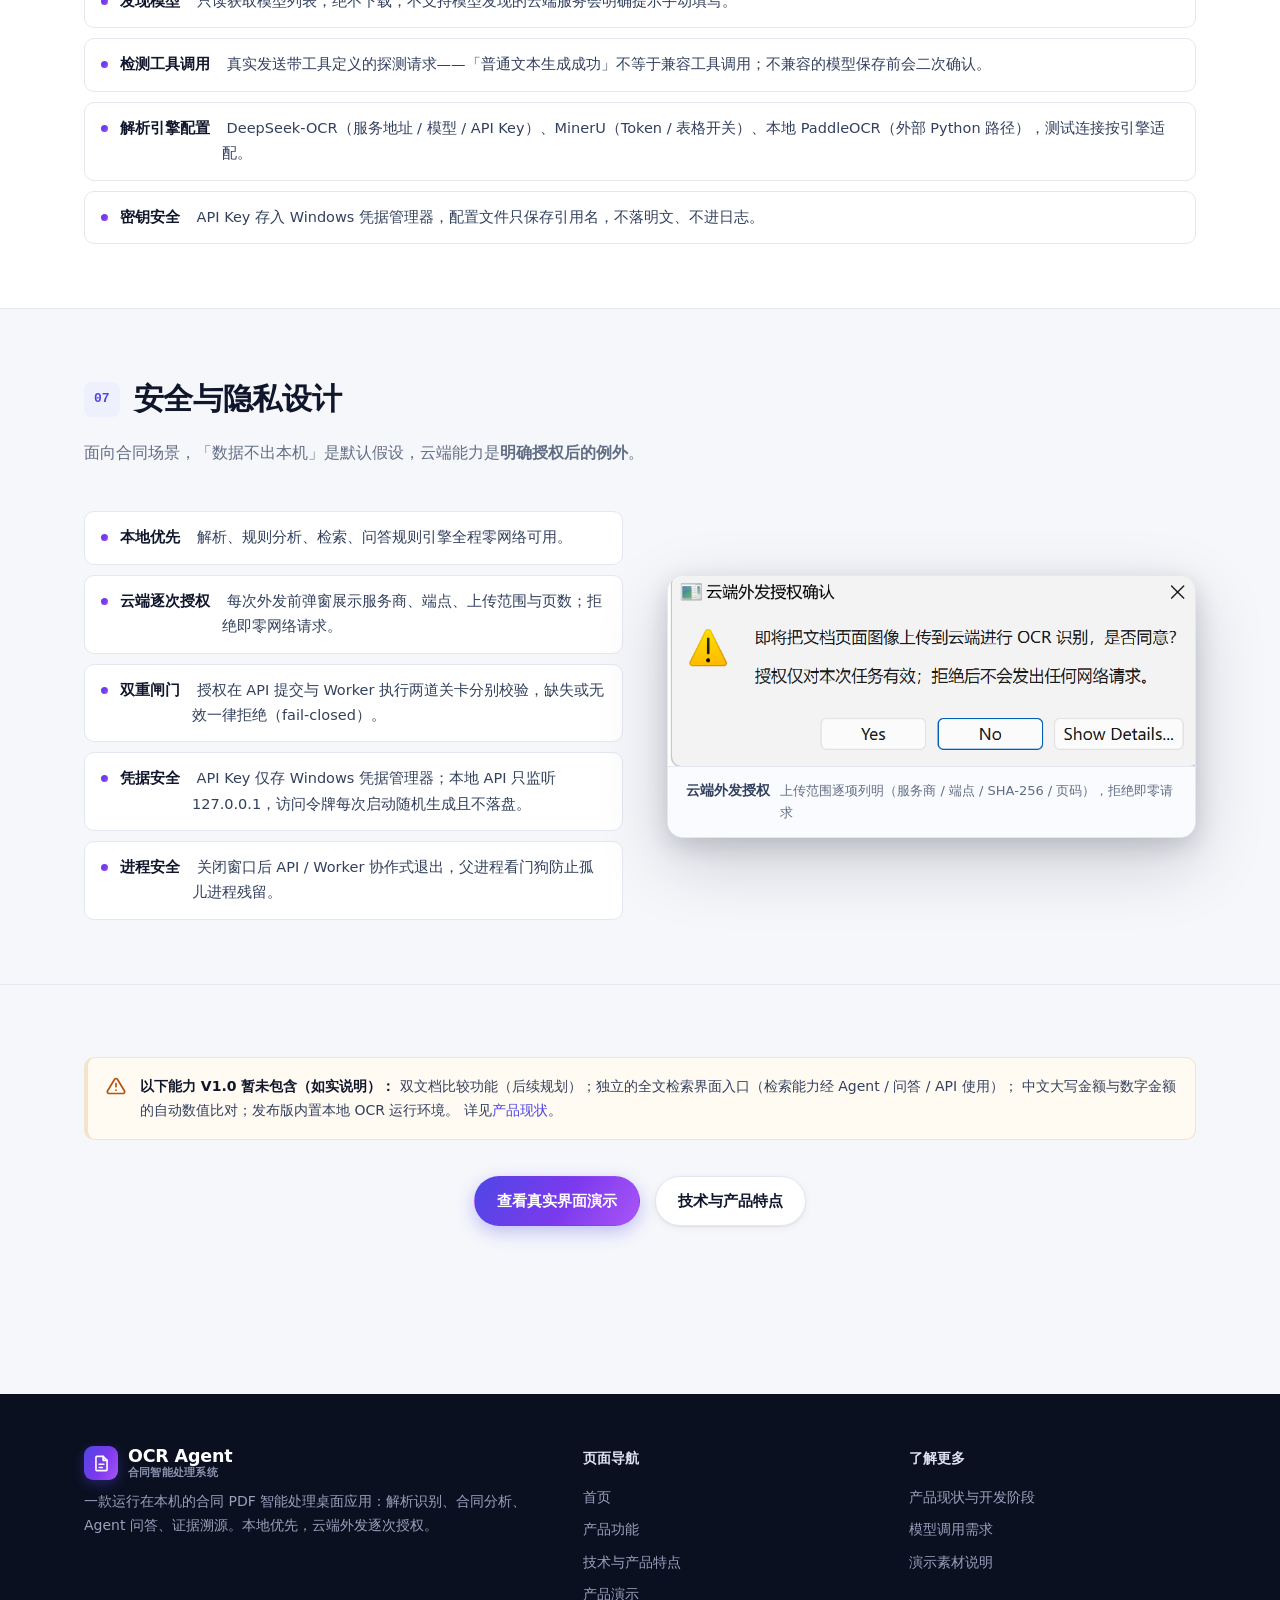
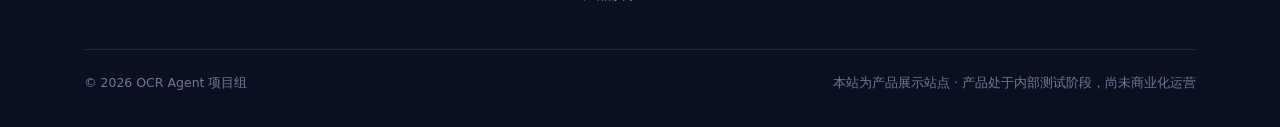
<file: features.html>
<!DOCTYPE html>
<html lang="zh-CN">
<head>
<meta charset="UTF-8">
<meta name="viewport" content="width=device-width, initial-scale=1">
<title>产品功能 — OCR Agent · 合同智能处理系统</title>
<meta name="description" content="OCR Agent V1.0 功能清单：文档管理、文档识别与解析（OCR）、全文检索、合同分析、Agent 智能问答、模型与引擎配置。所有功能均以实际交付版本为依据。">
<link rel="icon" href="data:image/svg+xml,%3Csvg xmlns='http://www.w3.org/2000/svg' viewBox='0 0 64 64'%3E%3Crect width='64' height='64' rx='14' fill='%234f46e5'/%3E%3Cpath d='M20 16h17l7 7v25H20z' fill='none' stroke='white' stroke-width='3.5' stroke-linejoin='round'/%3E%3Cpath d='M37 16v7h7' fill='none' stroke='white' stroke-width='3.5' stroke-linejoin='round'/%3E%3Cpath d='M26 34h12M26 40h8' stroke='white' stroke-width='3' stroke-linecap='round'/%3E%3C/svg%3E">
<link rel="stylesheet" href="assets/css/style.css">
</head>
<body>

<header class="site-header">
  <div class="container nav-wrap">
    <a class="brand" href="index.html">
      <span class="brand-mark">
        <svg width="19" height="19" viewBox="0 0 24 24" fill="none" stroke="currentColor" stroke-width="2" stroke-linecap="round" stroke-linejoin="round"><path d="M14 3H6a1 1 0 0 0-1 1v16a1 1 0 0 0 1 1h12a1 1 0 0 0 1-1V8z"/><path d="M14 3v5h5"/><path d="M9 13h6M9 17h4"/></svg>
      </span>
      <span class="brand-text">OCR Agent<small>合同智能处理系统</small></span>
    </a>
    <nav class="site-nav" id="siteNav" aria-label="站点导航">
      <a href="index.html">首页</a>
      <a href="features.html" class="is-active">产品功能</a>
      <a href="technology.html">技术与特点</a>
      <a href="demo.html">产品演示</a>
      <a href="status.html">产品现状</a>
      <a href="model.html">模型需求</a>
    </nav>
    <a class="btn btn-primary nav-cta" href="demo.html">查看演示</a>
    <button class="nav-toggle" aria-label="打开菜单" aria-expanded="false"><span></span><span></span><span></span></button>
  </div>
</header>

<!-- ================= 页面标题 ================= -->
<section class="page-hero">
  <div class="container">
    <p class="crumbs"><a href="index.html">首页</a> / 产品功能</p>
    <h1>产品功能</h1>
    <p class="lede">
      以下功能均以 <b>OCR Agent V1.0 内部测试版</b>的实际交付为准——已实现的能力如实列出，
      未包含的能力也在页面底部如实说明。
    </p>
  </div>
</section>

<div class="container" style="margin-top:20px;">
  <nav class="anchor-nav" aria-label="功能导航">
    <a href="#doc-mgmt">文档管理</a>
    <a href="#parse">文档识别与解析</a>
    <a href="#search">全文检索</a>
    <a href="#analysis">合同分析</a>
    <a href="#agent">Agent 智能问答</a>
    <a href="#models">模型与引擎配置</a>
    <a href="#safety">安全设计</a>
  </nav>
</div>

<!-- ================= 1 文档管理 ================= -->
<section class="feature-block" id="doc-mgmt">
  <div class="container">
    <div class="feature-block__head">
      <span class="num">01</span>
      <h2>文档管理</h2>
    </div>
    <p class="feature-block__lede">
      合同是敏感文件。文档管理的设计原则是：<b>原件只读、内容寻址、任务可追溯</b>——
      导入的合同永远不会被原地修改，每一次处理都留下可复查的记录。
    </p>
    <div class="grid grid--2">
      <ul class="detail-list">
        <li><b>导入校验</b>&nbsp;PDF 文件头校验、200MB 大小上限、加密 PDF 明确拒绝并说明原因。</li>
        <li><b>内容寻址存储</b>&nbsp;按 SHA-256 指纹存储，同一文件自动去重；原件只读保存，解析与分析均基于副本产物。</li>
        <li><b>统一工作台</b>&nbsp;左侧导航管理文档列表与任务记录，可折叠为窄条；中央 PDF 预览始终可见。</li>
      </ul>
      <ul class="detail-list">
        <li><b>PDF 预览</b>&nbsp;翻页、适合整页 / 适合宽度 / 50%–200% 手动缩放，高分屏自动适配。</li>
        <li><b>任务管理</b>&nbsp;每个任务记录类型、状态、真实耗时与执行事件流；底部抽屉可展开解析摘要与高级详情。</li>
        <li><b>运行控制</b>&nbsp;运行中可随时取消，取消真实中断后台模型请求并释放资源，而非仅改状态。</li>
      </ul>
    </div>
  </div>
</section>

<!-- ================= 2 文档识别与解析 ================= -->
<section class="feature-block" id="parse" style="background:var(--surface);">
  <div class="container">
    <div class="feature-block__head">
      <span class="num">02</span>
      <h2>文档识别与解析</h2>
    </div>
    <p class="feature-block__lede">
      合同 PDF 的形态千差万别：原生文字层、扫描件、两种混杂、甚至带「伪文字层」的乱码页。
      解析层按页分类路由，并用统一中间表示（Document IR）承接所有引擎的输出。
    </p>
    <div class="split" style="margin-top:10px;">
      <div>
        <ul class="detail-list">
          <li><b>原生文字层提取</b>&nbsp;直接按块提取文本并区分标题 / 段落 / 列表，保留精确坐标。</li>
          <li><b>页面分类 + 质量门</b>&nbsp;有效字符占比不足的「伪文字层」页面自动转入 OCR 路径，避免乱码进入检索与分析。</li>
          <li><b>混合型 PDF 按页路由</b>&nbsp;同一文件内原生页与扫描页分别处理，互不影响。</li>
          <li><b>云端 OCR（逐次授权）</b>&nbsp;DeepSeek-OCR 逐页识别（含 grounding 坐标）；MinerU 整本版面解析（表格结构化、断点续查）。</li>
          <li><b>表格结构化</b>&nbsp;行列自洽性校验；不一致时如实标记 partial 并保留文字，绝不补写内容。</li>
          <li><b>坐标可信核实</b>&nbsp;OCR 坐标经核实才用于高亮定位；不可信时仅跳页并明确提示，不伪造高亮。</li>
          <li><b>整行点击定位</b>&nbsp;识别文本整行可点击，直接在 PDF 中定位并高亮原文区域。</li>
        </ul>
        <div class="pill-row">
          <span class="pill">本地 OCR（PaddleOCR 外部脚本）</span>
          <span class="pill">Tesseract 备选</span>
          <span class="pill">DeepSeek-OCR 云端</span>
          <span class="pill">MinerU 云端</span>
          <span class="pill">跨页条款合并</span>
        </div>
      </div>
      <figure class="shot-frame reveal" data-lightbox style="margin:0; cursor:zoom-in;" data-file="shot_ocr_text.png">
        <img src="assets/images/shot_ocr_text.png" alt="识别文本视图：解析结果按页展示，与左侧 PDF 页码联动" onerror="this.closest('[data-lightbox]').classList.add('is-empty');this.remove();">
        <div class="shot-caption"><b>识别文本</b><span>解析结果按页渲染，与 PDF 页码双向联动，可点击定位原文</span></div>
      </figure>
    </div>
    <div class="callout callout--warn">
      <svg width="20" height="20" viewBox="0 0 24 24" fill="none" stroke="currentColor" stroke-width="2" stroke-linecap="round" stroke-linejoin="round"><path d="M12 9v4M12 17h.01"/><path d="M10.3 3.9 1.8 18a2 2 0 0 0 1.7 3h17a2 2 0 0 0 1.7-3L13.7 3.9a2 2 0 0 0-3.4 0z"/></svg>
      <div><b>打包版说明（如实）：</b>发布版为控制体积未内置本地 OCR 运行环境，扫描件 OCR 走云端授权路径；
      原生文字层 PDF 的解析不受影响。开发环境可配置本地 PaddleOCR 实现完全离线的扫描件识别。</div>
    </div>
  </div>
</section>

<!-- ================= 3 全文检索 ================= -->
<section class="feature-block" id="search">
  <div class="container">
    <div class="feature-block__head">
      <span class="num">03</span>
      <h2>全文检索</h2>
    </div>
    <p class="feature-block__lede">
      解析完成即自动建立全文索引，检索是<b>合同分析与 Agent 问答的基础能力</b>——
      Agent 的每一次条款查找、规则问答的每一次命中，都由这条检索链路支撑。
    </p>
    <ul class="detail-list">
      <li><b>SQLite FTS5 索引</b>&nbsp;解析产物按节点入库，支持 BM25 相关度排序，结果带页码与原文片段。</li>
      <li><b>中文检索方案</b>&nbsp;中文字级索引 + 短语匹配（如实说明：非语义分词模型），支持条款编号（「第六条」「6.1」）、中英文混排与短词。</li>
      <li><b>页内定位</b>&nbsp;命中结果附带页内归一化坐标（坐标可信时），可直接高亮到命中位置。</li>
      <li><b>开放方式</b>&nbsp;Agent「全文检索」工具、规则问答引擎与本地 API 均可调用；检索范围严格按文档与解析运行隔离。</li>
    </ul>
    <div class="callout">
      <svg width="20" height="20" viewBox="0 0 24 24" fill="none" stroke="currentColor" stroke-width="2" stroke-linecap="round" stroke-linejoin="round"><circle cx="12" cy="12" r="10"/><path d="M12 16v-4M12 8h.01"/></svg>
      <div><b>如实说明：</b>V1.0 界面暂未提供独立的检索面板，检索能力当前通过 Agent 问答、
      规则问答与 API 使用。独立检索入口已列入后续计划（见<a href="status.html">产品现状</a>）。</div>
    </div>
  </div>
</section>

<!-- ================= 4 合同分析 ================= -->
<section class="feature-block" id="analysis" style="background:var(--surface);">
  <div class="container">
    <div class="feature-block__head">
      <span class="num">04</span>
      <h2>合同分析</h2>
    </div>
    <p class="feature-block__lede">
      合同分析回答三个问题：<b>这份合同的甲乙双方、金额、日期是什么？付款怎么安排？关键条款说了什么？</b>
      所有结论按「基础信息 / 付款安排 / 条款语义」分组，附原文证据与页码。
    </p>
    <div style="margin-top:10px;">
      <div>
        <ul class="detail-list">
          <li><b>双模式分析</b>&nbsp;快速 = 本地规则（12 组字段 + 18 类当事人角色，零网络零费用）；深度 = 大模型语义增强（当事人 / 合同金额 / 逐笔付款安排 / 条款义务，需授权）。</li>
          <li><b>结论分流</b>&nbsp;原文支持 / 存在冲突 / 无法确认 / 未找到——冲突时不擅自选值，无法确认的字段如实标注。</li>
          <li><b>证据程序化校验</b>&nbsp;证据必须来自本次解析、页码一致、引文逐字命中原文；校验不通过的结论不予展示。</li>
          <li><b>交叉核验</b>&nbsp;比例 × 基数换算核对、币种一致性、起止日期顺序等结构化校验。</li>
          <li><b>付款安排表格</b>&nbsp;期次 / 比例·金额 / 支付条件 / 依据四列呈现，每条结论附原文页码。</li>
          <li><b>结果导出</b>&nbsp;一键导出 JSON / Markdown；支持人工复核记录。</li>
        </ul>
        <div class="pill-row">
          <span class="pill">仅规则模式（离线）</span>
          <span class="pill">大模型增强（授权后）</span>
          <span class="pill">失败自动回退规则</span>
          <span class="pill">文档内指令注入只记录不执行</span>
        </div>
      </div>
    </div>
    <div class="callout">
      <svg width="20" height="20" viewBox="0 0 24 24" fill="none" stroke="currentColor" stroke-width="2" stroke-linecap="round" stroke-linejoin="round"><circle cx="12" cy="12" r="10"/><path d="M12 16v-4M12 8h.01"/></svg>
      <div><b>如实说明：</b>中文大写金额与数字金额的自动数值比对尚未实现（当前通过数字金额同值合并
      与冲突标记、比例换算校验兜底）；合同分析不承诺字段 100% 抽全，以「如实标注 + 证据可核」为第一优先级。</div>
    </div>
  </div>
</section>

<!-- ================= 5 Agent 智能问答 ================= -->
<section class="feature-block" id="agent">
  <div class="container">
    <div class="feature-block__head">
      <span class="num">05</span>
      <h2>Agent 智能问答</h2>
    </div>
    <p class="feature-block__lede">
      Agent 的目标不是「看起来很聪明」，而是<b>给出有据可查的回答</b>：
      它通过多轮工具调用检索文档、组织证据，答案中的每条证据都可点击回溯到原文。
    </p>
    <div class="split" style="margin-top:10px;">
      <div>
        <ul class="detail-list">
          <li><b>9 个白名单工具</b>&nbsp;文档信息、结构摘要、全文检索、条款上下文、字段预览、规则问答、结论读取、本地解析、提交答案。</li>
          <li><b>多轮决策循环</b>&nbsp;默认最多 10 轮、240 秒时间预算、连续失败自动熔断；每轮工具结果回传驱动下一步决策。</li>
          <li><b>强制基于文档</b>&nbsp;证据必须逐字摘自工具返回的原文并附位置；证据不足时如实降低置信度，不编造。</li>
          <li><b>证据落库核验</b>&nbsp;回答落库前再次程序化校验；高置信度却无通过证据的回答会被降级标记。</li>
          <li><b>安全约束</b>&nbsp;工具参数校验、单工具调用上限、重复调用拦截；Agent 无法触发云端解析。</li>
          <li><b>可控成本</b>&nbsp;运行前展示服务商、模型与调用上限并需授权；取消立即中断模型请求。</li>
        </ul>
        <div class="pill-row">
          <span class="pill">工具白名单</span>
          <span class="pill">证据逐字核验</span>
          <span class="pill">置信度分流</span>
          <span class="pill">无法回答如实告知</span>
          <span class="pill">人工复核记录</span>
        </div>
      </div>
      <figure class="shot-frame reveal" data-lightbox style="margin:0; cursor:zoom-in;" data-file="shot_agent.png">
        <img src="assets/images/shot_agent.png" alt="Agent 智能问答：答案附带依据状态、置信度与证据核验计数" onerror="this.closest('[data-lightbox]').classList.add('is-empty');this.remove();">
        <div class="shot-caption"><b>Agent 回答</b><span>依据状态 / 置信度 / 证据核验通过数，每条证据可「查看原文」</span></div>
      </figure>
    </div>
  </div>
</section>

<!-- ================= 6 模型与引擎配置 ================= -->
<section class="feature-block" id="models" style="background:var(--surface);">
  <div class="container">
    <div class="feature-block__head">
      <span class="num">06</span>
      <h2>模型与引擎配置</h2>
    </div>
    <p class="feature-block__lede">
      配置中心分两大类别：<b>文档识别与解析</b>（按引擎分别配置）与<b>智能理解模型</b>（合同分析与 Agent 问答共用）。
      不配置任何模型也能使用解析、检索与规则分析。
    </p>
    <ul class="detail-list">
      <li><b>三种模型来源</b>&nbsp;本机 Ollama（自动发现模型）/ 远程 Ollama（可选 Bearer 认证）/ 云端 OpenAI 兼容接口（服务地址 + 模型 + API Key）。</li>
      <li><b>测试连接</b>&nbsp;Ollama 检查连通性与模型能力；云端发送一条极小请求验证配置（几乎不产生费用）。</li>
      <li><b>发现模型</b>&nbsp;只读获取模型列表，绝不下载；不支持模型发现的云端服务会明确提示手动填写。</li>
      <li><b>检测工具调用</b>&nbsp;真实发送带工具定义的探测请求——「普通文本生成成功」不等于兼容工具调用；不兼容的模型保存前会二次确认。</li>
      <li><b>解析引擎配置</b>&nbsp;DeepSeek-OCR（服务地址 / 模型 / API Key）、MinerU（Token / 表格开关）、本地 PaddleOCR（外部 Python 路径），测试连接按引擎适配。</li>
      <li><b>密钥安全</b>&nbsp;API Key 存入 Windows 凭据管理器，配置文件只保存引用名，不落明文、不进日志。</li>
    </ul>
  </div>
</section>

<!-- ================= 7 安全设计 ================= -->
<section class="feature-block" id="safety">
  <div class="container">
    <div class="feature-block__head">
      <span class="num">07</span>
      <h2>安全与隐私设计</h2>
    </div>
    <p class="feature-block__lede">
      面向合同场景，「数据不出本机」是默认假设，云端能力是<b>明确授权后的例外</b>。
    </p>
    <div class="split" style="margin-top:10px;">
      <div>
        <ul class="detail-list">
          <li><b>本地优先</b>&nbsp;解析、规则分析、检索、问答规则引擎全程零网络可用。</li>
          <li><b>云端逐次授权</b>&nbsp;每次外发前弹窗展示服务商、端点、上传范围与页数；拒绝即零网络请求。</li>
          <li><b>双重闸门</b>&nbsp;授权在 API 提交与 Worker 执行两道关卡分别校验，缺失或无效一律拒绝（fail-closed）。</li>
          <li><b>凭据安全</b>&nbsp;API Key 仅存 Windows 凭据管理器；本地 API 只监听 127.0.0.1，访问令牌每次启动随机生成且不落盘。</li>
          <li><b>进程安全</b>&nbsp;关闭窗口后 API / Worker 协作式退出，父进程看门狗防止孤儿进程残留。</li>
        </ul>
      </div>
      <figure class="shot-frame reveal" data-lightbox style="margin:0; cursor:zoom-in;" data-file="shot_consent.png">
        <img src="assets/images/shot_consent.png" alt="云端外发授权弹窗：服务商、端点、文件 SHA-256、上传范围与页码明细" onerror="this.closest('[data-lightbox]').classList.add('is-empty');this.remove();">
        <div class="shot-caption"><b>云端外发授权</b><span>上传范围逐项列明（服务商 / 端点 / SHA-256 / 页码），拒绝即零请求</span></div>
      </figure>
    </div>
  </div>
</section>

<!-- ================= 未包含说明 ================= -->
<section class="section">
  <div class="container">
    <div class="callout callout--warn reveal" style="margin-top:0;">
      <svg width="20" height="20" viewBox="0 0 24 24" fill="none" stroke="currentColor" stroke-width="2" stroke-linecap="round" stroke-linejoin="round"><path d="M12 9v4M12 17h.01"/><path d="M10.3 3.9 1.8 18a2 2 0 0 0 1.7 3h17a2 2 0 0 0 1.7-3L13.7 3.9a2 2 0 0 0-3.4 0z"/></svg>
      <div>
        <b>以下能力 V1.0 暂未包含（如实说明）：</b>
        双文档比较功能（后续规划）；独立的全文检索界面入口（检索能力经 Agent / 问答 / API 使用）；
        中文大写金额与数字金额的自动数值比对；发布版内置本地 OCR 运行环境。
        详见<a href="status.html">产品现状</a>。
      </div>
    </div>
    <p style="text-align:center; margin-top:36px;" class="reveal">
      <a class="btn btn-primary" href="demo.html">查看真实界面演示</a>
      <a class="btn btn-outline" href="technology.html" style="margin-left:10px;">技术与产品特点</a>
    </p>
  </div>
</section>

<footer class="site-footer">
  <div class="container">
    <div class="footer-grid">
      <div class="footer-brand">
        <a class="brand" href="index.html" style="color:#fff;">
          <span class="brand-mark">
            <svg width="19" height="19" viewBox="0 0 24 24" fill="none" stroke="currentColor" stroke-width="2" stroke-linecap="round" stroke-linejoin="round"><path d="M14 3H6a1 1 0 0 0-1 1v16a1 1 0 0 0 1 1h12a1 1 0 0 0 1-1V8z"/><path d="M14 3v5h5"/><path d="M9 13h6M9 17h4"/></svg>
          </span>
          <span class="brand-text" style="color:#fff;">OCR Agent<small style="color:#8b93b0;">合同智能处理系统</small></span>
        </a>
        <p>一款运行在本机的合同 PDF 智能处理桌面应用：解析识别、合同分析、Agent 问答、证据溯源。本地优先，云端外发逐次授权。</p>
      </div>
      <div>
        <h4>页面导航</h4>
        <ul>
          <li><a href="index.html">首页</a></li>
          <li><a href="features.html">产品功能</a></li>
          <li><a href="technology.html">技术与产品特点</a></li>
          <li><a href="demo.html">产品演示</a></li>
        </ul>
      </div>
      <div>
        <h4>了解更多</h4>
        <ul>
          <li><a href="status.html">产品现状与开发阶段</a></li>
          <li><a href="model.html">模型调用需求</a></li>
          <li><a href="demo.html">演示素材说明</a></li>
        </ul>
      </div>
    </div>
    <div class="footer-note">
      <span>© <span id="footer-year">2026</span> OCR Agent 项目组</span>
      <span>本站为产品展示站点 · 产品处于内部测试阶段，尚未商业化运营</span>
    </div>
  </div>
</footer>

<script src="assets/js/main.js"></script>
</body>
</html>
</file>
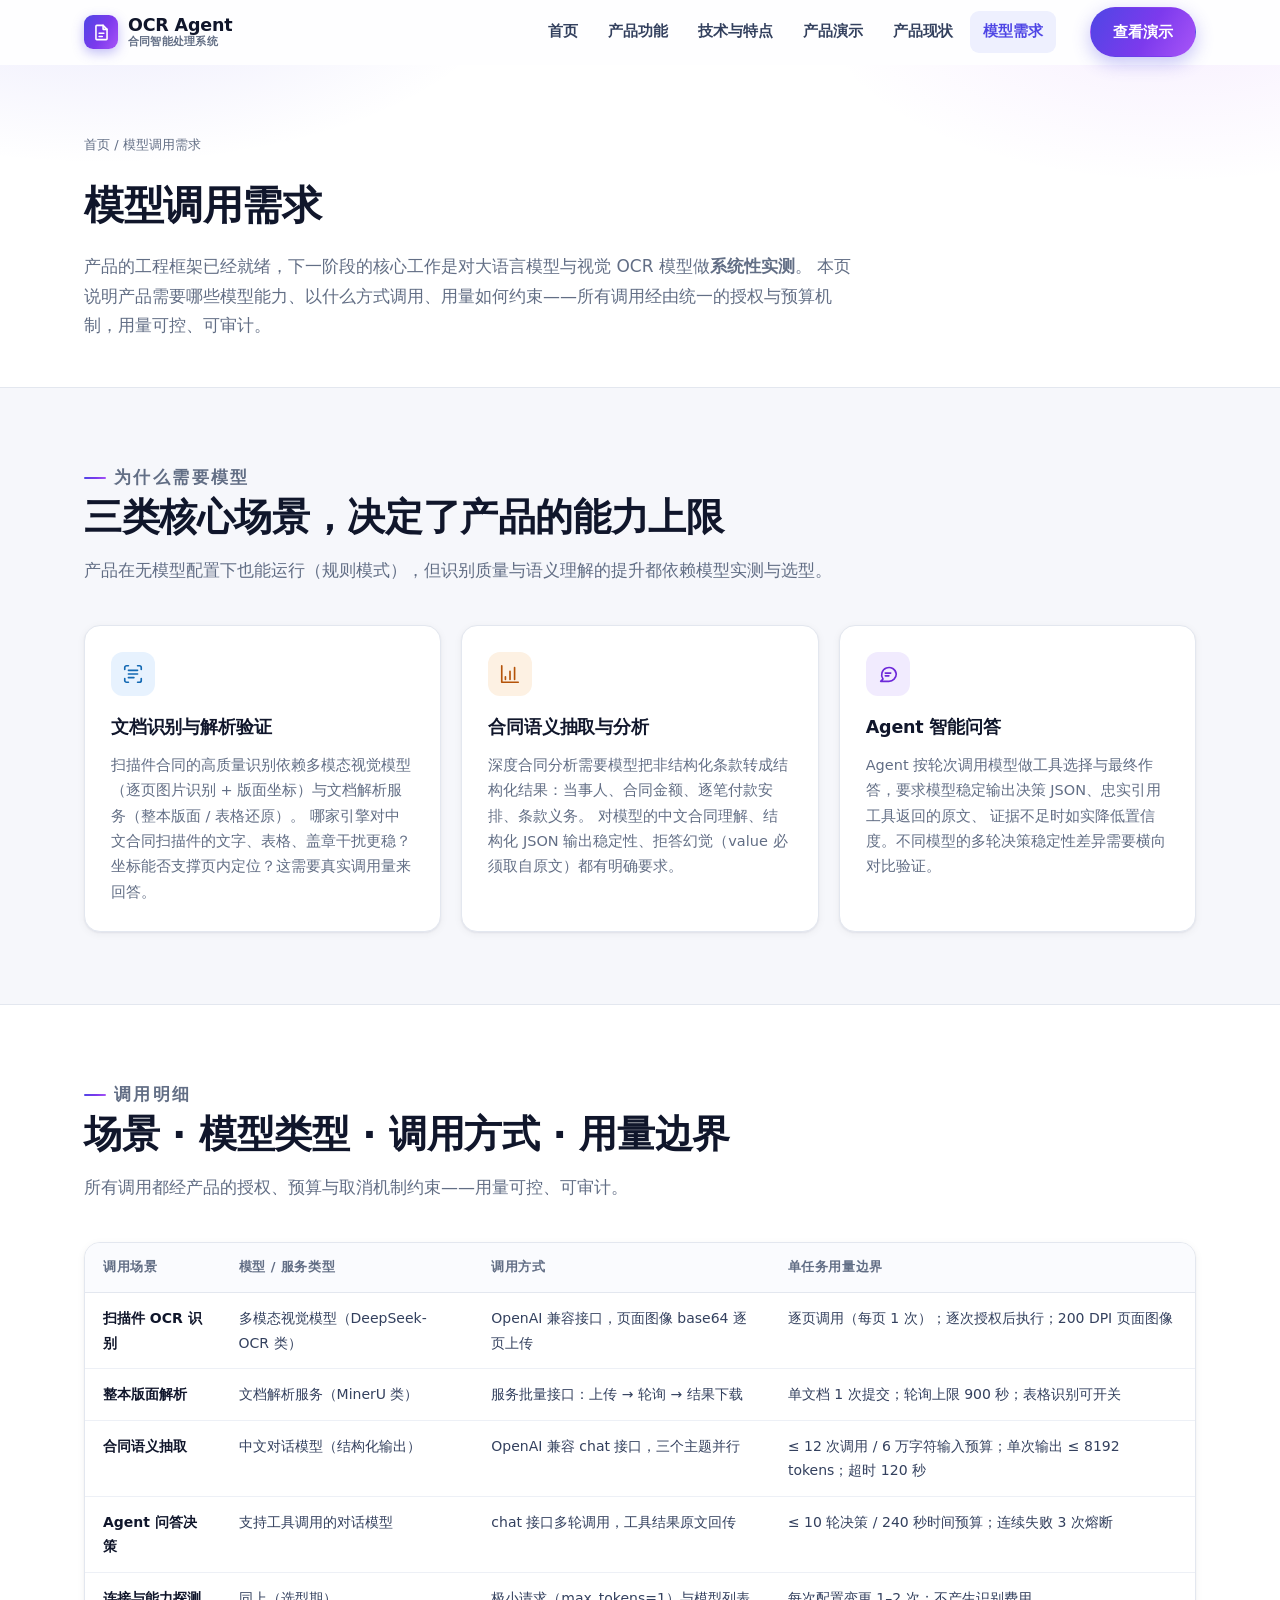
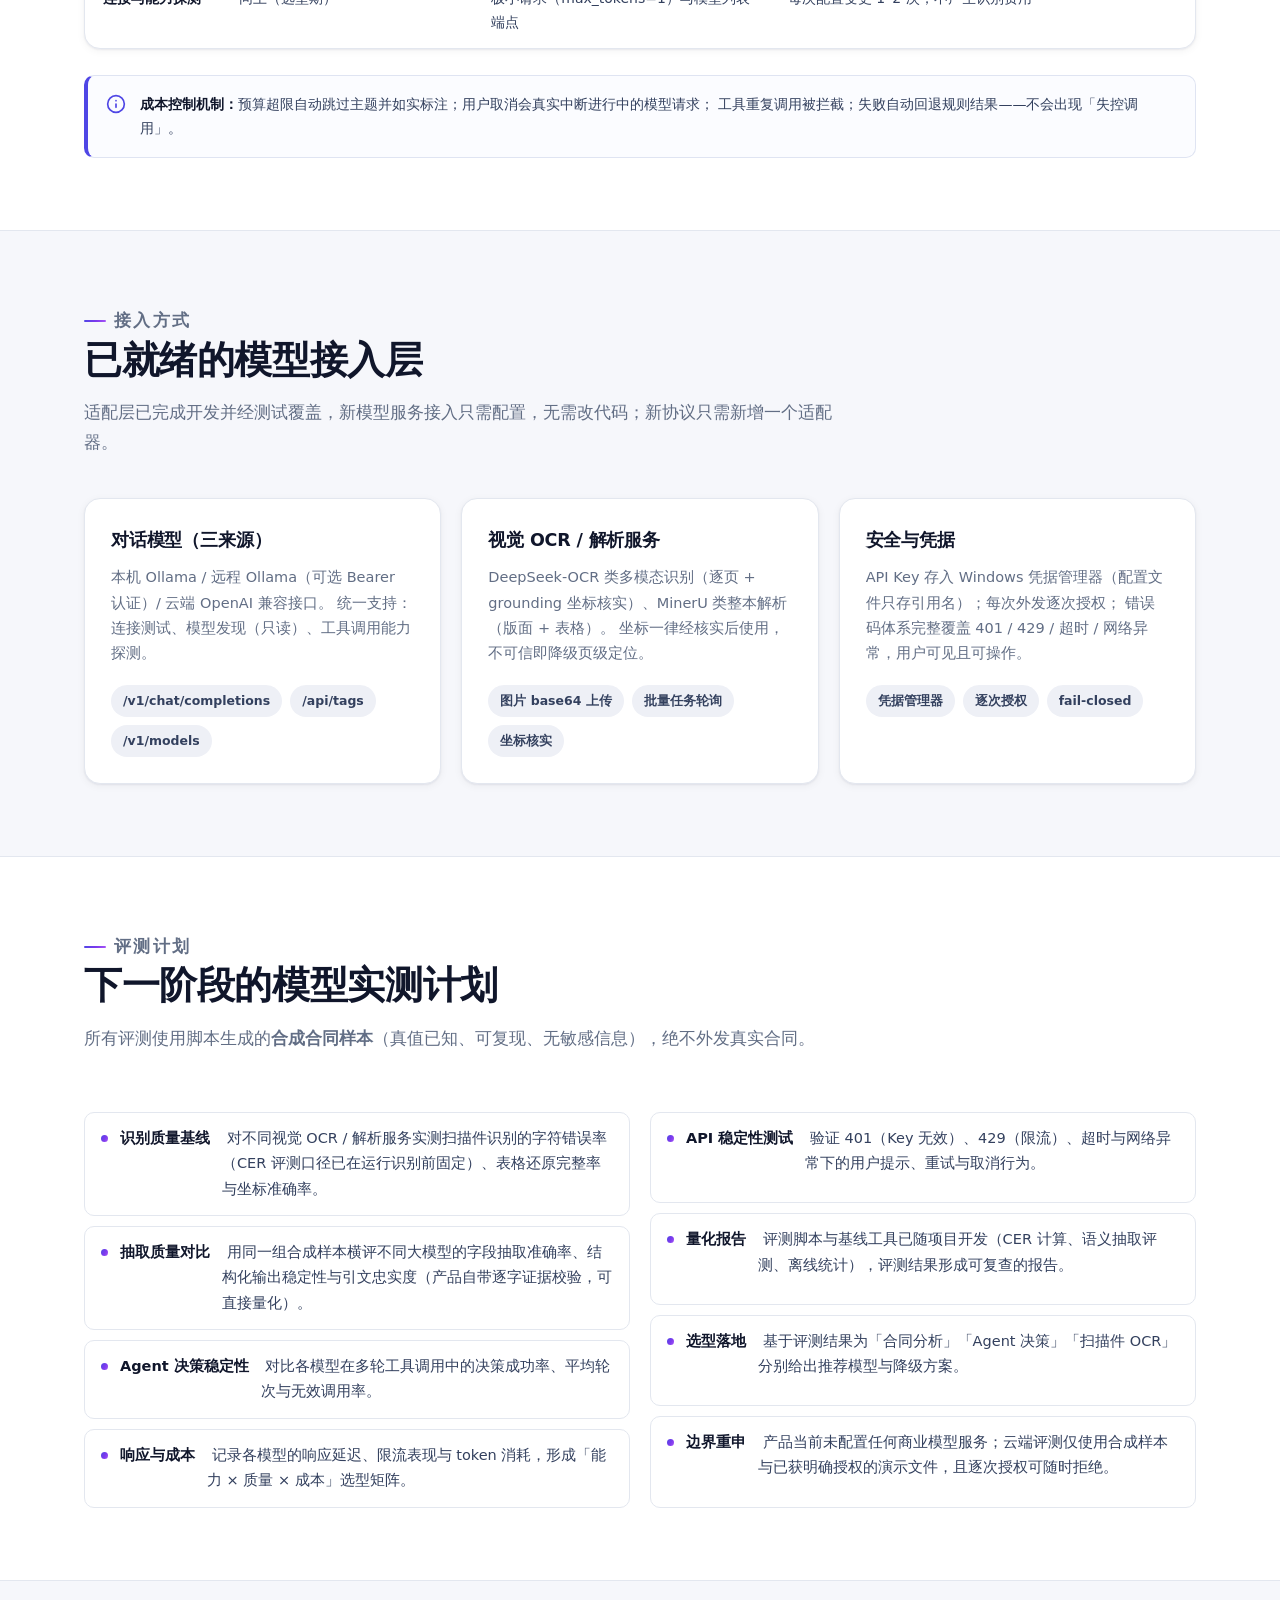
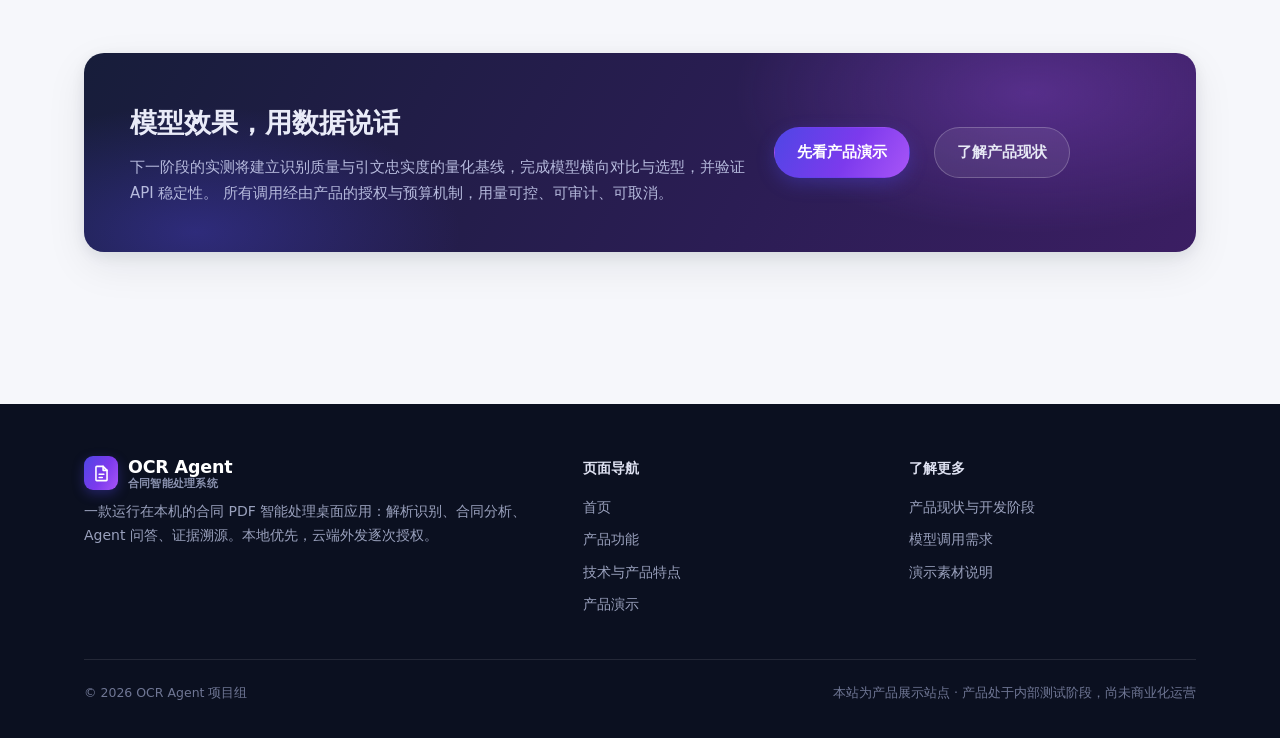
<file: model.html>
<!DOCTYPE html>
<html lang="zh-CN">
<head>
<meta charset="UTF-8">
<meta name="viewport" content="width=device-width, initial-scale=1">
<title>模型调用需求 — OCR Agent · 合同智能处理系统</title>
<meta name="description" content="OCR Agent 需要的模型调用能力：扫描件视觉 OCR、合同语义抽取、Agent 工具调用问答，含调用方式、用量边界与对比评测计划。">
<link rel="icon" href="data:image/svg+xml,%3Csvg xmlns='http://www.w3.org/2000/svg' viewBox='0 0 64 64'%3E%3Crect width='64' height='64' rx='14' fill='%234f46e5'/%3E%3Cpath d='M20 16h17l7 7v25H20z' fill='none' stroke='white' stroke-width='3.5' stroke-linejoin='round'/%3E%3Cpath d='M37 16v7h7' fill='none' stroke='white' stroke-width='3.5' stroke-linejoin='round'/%3E%3Cpath d='M26 34h12M26 40h8' stroke='white' stroke-width='3' stroke-linecap='round'/%3E%3C/svg%3E">
<link rel="stylesheet" href="assets/css/style.css">
</head>
<body>

<header class="site-header">
  <div class="container nav-wrap">
    <a class="brand" href="index.html">
      <span class="brand-mark">
        <svg width="19" height="19" viewBox="0 0 24 24" fill="none" stroke="currentColor" stroke-width="2" stroke-linecap="round" stroke-linejoin="round"><path d="M14 3H6a1 1 0 0 0-1 1v16a1 1 0 0 0 1 1h12a1 1 0 0 0 1-1V8z"/><path d="M14 3v5h5"/><path d="M9 13h6M9 17h4"/></svg>
      </span>
      <span class="brand-text">OCR Agent<small>合同智能处理系统</small></span>
    </a>
    <nav class="site-nav" id="siteNav" aria-label="站点导航">
      <a href="index.html">首页</a>
      <a href="features.html">产品功能</a>
      <a href="technology.html">技术与特点</a>
      <a href="demo.html">产品演示</a>
      <a href="status.html">产品现状</a>
      <a href="model.html" class="is-active">模型需求</a>
    </nav>
    <a class="btn btn-primary nav-cta" href="demo.html">查看演示</a>
    <button class="nav-toggle" aria-label="打开菜单" aria-expanded="false"><span></span><span></span><span></span></button>
  </div>
</header>

<section class="page-hero">
  <div class="container">
    <p class="crumbs"><a href="index.html">首页</a> / 模型调用需求</p>
    <h1>模型调用需求</h1>
    <p class="lede">
      产品的工程框架已经就绪，下一阶段的核心工作是对大语言模型与视觉 OCR 模型做<b>系统性实测</b>。
      本页说明产品需要哪些模型能力、以什么方式调用、用量如何约束——所有调用经由统一的授权与预算机制，用量可控、可审计。
    </p>
  </div>
</section>

<!-- ================= 为什么需要 ================= -->
<section class="section">
  <div class="container">
    <div class="section-head reveal">
      <p class="kicker">为什么需要模型</p>
      <h2>三类核心场景，决定了产品的能力上限</h2>
      <p>产品在无模型配置下也能运行（规则模式），但识别质量与语义理解的提升都依赖模型实测与选型。</p>
    </div>
    <div class="grid grid--3">
      <div class="card reveal">
        <span class="icon-chip icon-chip--sky"><svg width="22" height="22" viewBox="0 0 24 24" fill="none" stroke="currentColor" stroke-width="1.8" stroke-linecap="round" stroke-linejoin="round"><path d="M3 7V5a2 2 0 0 1 2-2h2M17 3h2a2 2 0 0 1 2 2v2M21 17v2a2 2 0 0 1-2 2h-2M7 21H5a2 2 0 0 1-2-2v-2"/><path d="M7 8h10M7 12h10M7 16h6"/></svg></span>
        <h3>文档识别与解析验证</h3>
        <p>扫描件合同的高质量识别依赖多模态视觉模型（逐页图片识别 + 版面坐标）与文档解析服务（整本版面 / 表格还原）。
        哪家引擎对中文合同扫描件的文字、表格、盖章干扰更稳？坐标能否支撑页内定位？这需要真实调用量来回答。</p>
      </div>
      <div class="card reveal">
        <span class="icon-chip icon-chip--amber"><svg width="22" height="22" viewBox="0 0 24 24" fill="none" stroke="currentColor" stroke-width="1.8" stroke-linecap="round" stroke-linejoin="round"><path d="M3 3v18h18"/><path d="M7 15v3M12 9v9M17 5v13"/></svg></span>
        <h3>合同语义抽取与分析</h3>
        <p>深度合同分析需要模型把非结构化条款转成结构化结果：当事人、合同金额、逐笔付款安排、条款义务。
        对模型的中文合同理解、结构化 JSON 输出稳定性、拒答幻觉（value 必须取自原文）都有明确要求。</p>
      </div>
      <div class="card reveal">
        <span class="icon-chip icon-chip--violet"><svg width="22" height="22" viewBox="0 0 24 24" fill="none" stroke="currentColor" stroke-width="1.8" stroke-linecap="round" stroke-linejoin="round"><path d="M21 12a8 8 0 0 1-8 8H4l2.5-2.5A8 8 0 1 1 21 12z"/><path d="M9 11h6M9 14h4"/></svg></span>
        <h3>Agent 智能问答</h3>
        <p>Agent 按轮次调用模型做工具选择与最终作答，要求模型稳定输出决策 JSON、忠实引用工具返回的原文、
        证据不足时如实降低置信度。不同模型的多轮决策稳定性差异需要横向对比验证。</p>
      </div>
    </div>
  </div>
</section>

<!-- ================= 调用明细 ================= -->
<section class="section section--alt">
  <div class="container">
    <div class="section-head reveal">
      <p class="kicker">调用明细</p>
      <h2>场景 · 模型类型 · 调用方式 · 用量边界</h2>
      <p>所有调用都经产品的授权、预算与取消机制约束——用量可控、可审计。</p>
    </div>
    <div class="table-wrap reveal">
      <table class="data">
        <thead>
          <tr>
            <th>调用场景</th>
            <th>模型 / 服务类型</th>
            <th>调用方式</th>
            <th>单任务用量边界</th>
          </tr>
        </thead>
        <tbody>
          <tr>
            <td><b>扫描件 OCR 识别</b></td>
            <td>多模态视觉模型（DeepSeek-OCR 类）</td>
            <td>OpenAI 兼容接口，页面图像 base64 逐页上传</td>
            <td>逐页调用（每页 1 次）；逐次授权后执行；200 DPI 页面图像</td>
          </tr>
          <tr>
            <td><b>整本版面解析</b></td>
            <td>文档解析服务（MinerU 类）</td>
            <td>服务批量接口：上传 → 轮询 → 结果下载</td>
            <td>单文档 1 次提交；轮询上限 900 秒；表格识别可开关</td>
          </tr>
          <tr>
            <td><b>合同语义抽取</b></td>
            <td>中文对话模型（结构化输出）</td>
            <td>OpenAI 兼容 chat 接口，三个主题并行</td>
            <td>≤ 12 次调用 / 6 万字符输入预算；单次输出 ≤ 8192 tokens；超时 120 秒</td>
          </tr>
          <tr>
            <td><b>Agent 问答决策</b></td>
            <td>支持工具调用的对话模型</td>
            <td>chat 接口多轮调用，工具结果原文回传</td>
            <td>≤ 10 轮决策 / 240 秒时间预算；连续失败 3 次熔断</td>
          </tr>
          <tr>
            <td><b>连接与能力探测</b></td>
            <td>同上（选型期）</td>
            <td>极小请求（max_tokens=1）与模型列表端点</td>
            <td>每次配置变更 1–2 次；不产生识别费用</td>
          </tr>
        </tbody>
      </table>
    </div>
    <div class="callout">
      <svg width="20" height="20" viewBox="0 0 24 24" fill="none" stroke="currentColor" stroke-width="2" stroke-linecap="round" stroke-linejoin="round"><circle cx="12" cy="12" r="10"/><path d="M12 16v-4M12 8h.01"/></svg>
      <div><b>成本控制机制：</b>预算超限自动跳过主题并如实标注；用户取消会真实中断进行中的模型请求；
      工具重复调用被拦截；失败自动回退规则结果——不会出现「失控调用」。</div>
    </div>
  </div>
</section>

<!-- ================= 已接入接口 ================= -->
<section class="section">
  <div class="container">
    <div class="section-head reveal">
      <p class="kicker">接入方式</p>
      <h2>已就绪的模型接入层</h2>
      <p>适配层已完成开发并经测试覆盖，新模型服务接入只需配置，无需改代码；新协议只需新增一个适配器。</p>
    </div>
    <div class="grid grid--3">
      <div class="card reveal">
        <h3>对话模型（三来源）</h3>
        <p>本机 Ollama / 远程 Ollama（可选 Bearer 认证）/ 云端 OpenAI 兼容接口。
        统一支持：连接测试、模型发现（只读）、工具调用能力探测。</p>
        <div class="pill-row"><span class="pill">/v1/chat/completions</span><span class="pill">/api/tags</span><span class="pill">/v1/models</span></div>
      </div>
      <div class="card reveal">
        <h3>视觉 OCR / 解析服务</h3>
        <p>DeepSeek-OCR 类多模态识别（逐页 + grounding 坐标核实）、MinerU 类整本解析（版面 + 表格）。
        坐标一律经核实后使用，不可信即降级页级定位。</p>
        <div class="pill-row"><span class="pill">图片 base64 上传</span><span class="pill">批量任务轮询</span><span class="pill">坐标核实</span></div>
      </div>
      <div class="card reveal">
        <h3>安全与凭据</h3>
        <p>API Key 存入 Windows 凭据管理器（配置文件只存引用名）；每次外发逐次授权；
        错误码体系完整覆盖 401 / 429 / 超时 / 网络异常，用户可见且可操作。</p>
        <div class="pill-row"><span class="pill">凭据管理器</span><span class="pill">逐次授权</span><span class="pill">fail-closed</span></div>
      </div>
    </div>
  </div>
</section>

<!-- ================= 对比评测计划 ================= -->
<section class="section section--alt">
  <div class="container">
    <div class="section-head reveal">
      <p class="kicker">评测计划</p>
      <h2>下一阶段的模型实测计划</h2>
      <p>所有评测使用脚本生成的<b>合成合同样本</b>（真值已知、可复现、无敏感信息），绝不外发真实合同。</p>
    </div>
    <div class="grid grid--2">
      <ul class="detail-list">
        <li><b>识别质量基线</b>&nbsp;对不同视觉 OCR / 解析服务实测扫描件识别的字符错误率（CER 评测口径已在运行识别前固定）、表格还原完整率与坐标准确率。</li>
        <li><b>抽取质量对比</b>&nbsp;用同一组合成样本横评不同大模型的字段抽取准确率、结构化输出稳定性与引文忠实度（产品自带逐字证据校验，可直接量化）。</li>
        <li><b>Agent 决策稳定性</b>&nbsp;对比各模型在多轮工具调用中的决策成功率、平均轮次与无效调用率。</li>
        <li><b>响应与成本</b>&nbsp;记录各模型的响应延迟、限流表现与 token 消耗，形成「能力 × 质量 × 成本」选型矩阵。</li>
      </ul>
      <ul class="detail-list">
        <li><b>API 稳定性测试</b>&nbsp;验证 401（Key 无效）、429（限流）、超时与网络异常下的用户提示、重试与取消行为。</li>
        <li><b>量化报告</b>&nbsp;评测脚本与基线工具已随项目开发（CER 计算、语义抽取评测、离线统计），评测结果形成可复查的报告。</li>
        <li><b>选型落地</b>&nbsp;基于评测结果为「合同分析」「Agent 决策」「扫描件 OCR」分别给出推荐模型与降级方案。</li>
        <li><b>边界重申</b>&nbsp;产品当前未配置任何商业模型服务；云端评测仅使用合成样本与已获明确授权的演示文件，且逐次授权可随时拒绝。</li>
      </ul>
    </div>
  </div>
</section>

<!-- ================= CTA ================= -->
<section class="section">
  <div class="container">
    <div class="cta-band reveal">
      <div>
        <div>
          <h2>模型效果，用数据说话</h2>
          <p>下一阶段的实测将建立识别质量与引文忠实度的量化基线，完成模型横向对比与选型，并验证 API 稳定性。
          所有调用经由产品的授权与预算机制，用量可控、可审计、可取消。</p>
        </div>
        <a class="btn btn-primary" href="demo.html">先看产品演示</a>
        <a class="btn btn-ghost" href="status.html">了解产品现状</a>
      </div>
    </div>
  </div>
</section>

<footer class="site-footer">
  <div class="container">
    <div class="footer-grid">
      <div class="footer-brand">
        <a class="brand" href="index.html" style="color:#fff;">
          <span class="brand-mark">
            <svg width="19" height="19" viewBox="0 0 24 24" fill="none" stroke="currentColor" stroke-width="2" stroke-linecap="round" stroke-linejoin="round"><path d="M14 3H6a1 1 0 0 0-1 1v16a1 1 0 0 0 1 1h12a1 1 0 0 0 1-1V8z"/><path d="M14 3v5h5"/><path d="M9 13h6M9 17h4"/></svg>
          </span>
          <span class="brand-text" style="color:#fff;">OCR Agent<small style="color:#8b93b0;">合同智能处理系统</small></span>
        </a>
        <p>一款运行在本机的合同 PDF 智能处理桌面应用：解析识别、合同分析、Agent 问答、证据溯源。本地优先，云端外发逐次授权。</p>
      </div>
      <div>
        <h4>页面导航</h4>
        <ul>
          <li><a href="index.html">首页</a></li>
          <li><a href="features.html">产品功能</a></li>
          <li><a href="technology.html">技术与产品特点</a></li>
          <li><a href="demo.html">产品演示</a></li>
        </ul>
      </div>
      <div>
        <h4>了解更多</h4>
        <ul>
          <li><a href="status.html">产品现状与开发阶段</a></li>
          <li><a href="model.html">模型调用需求</a></li>
          <li><a href="demo.html">演示素材说明</a></li>
        </ul>
      </div>
    </div>
    <div class="footer-note">
      <span>© <span id="footer-year">2026</span> OCR Agent 项目组</span>
      <span>本站为产品展示站点 · 产品处于内部测试阶段，尚未商业化运营</span>
    </div>
  </div>
</footer>

<script src="assets/js/main.js"></script>
</body>
</html>
</file>
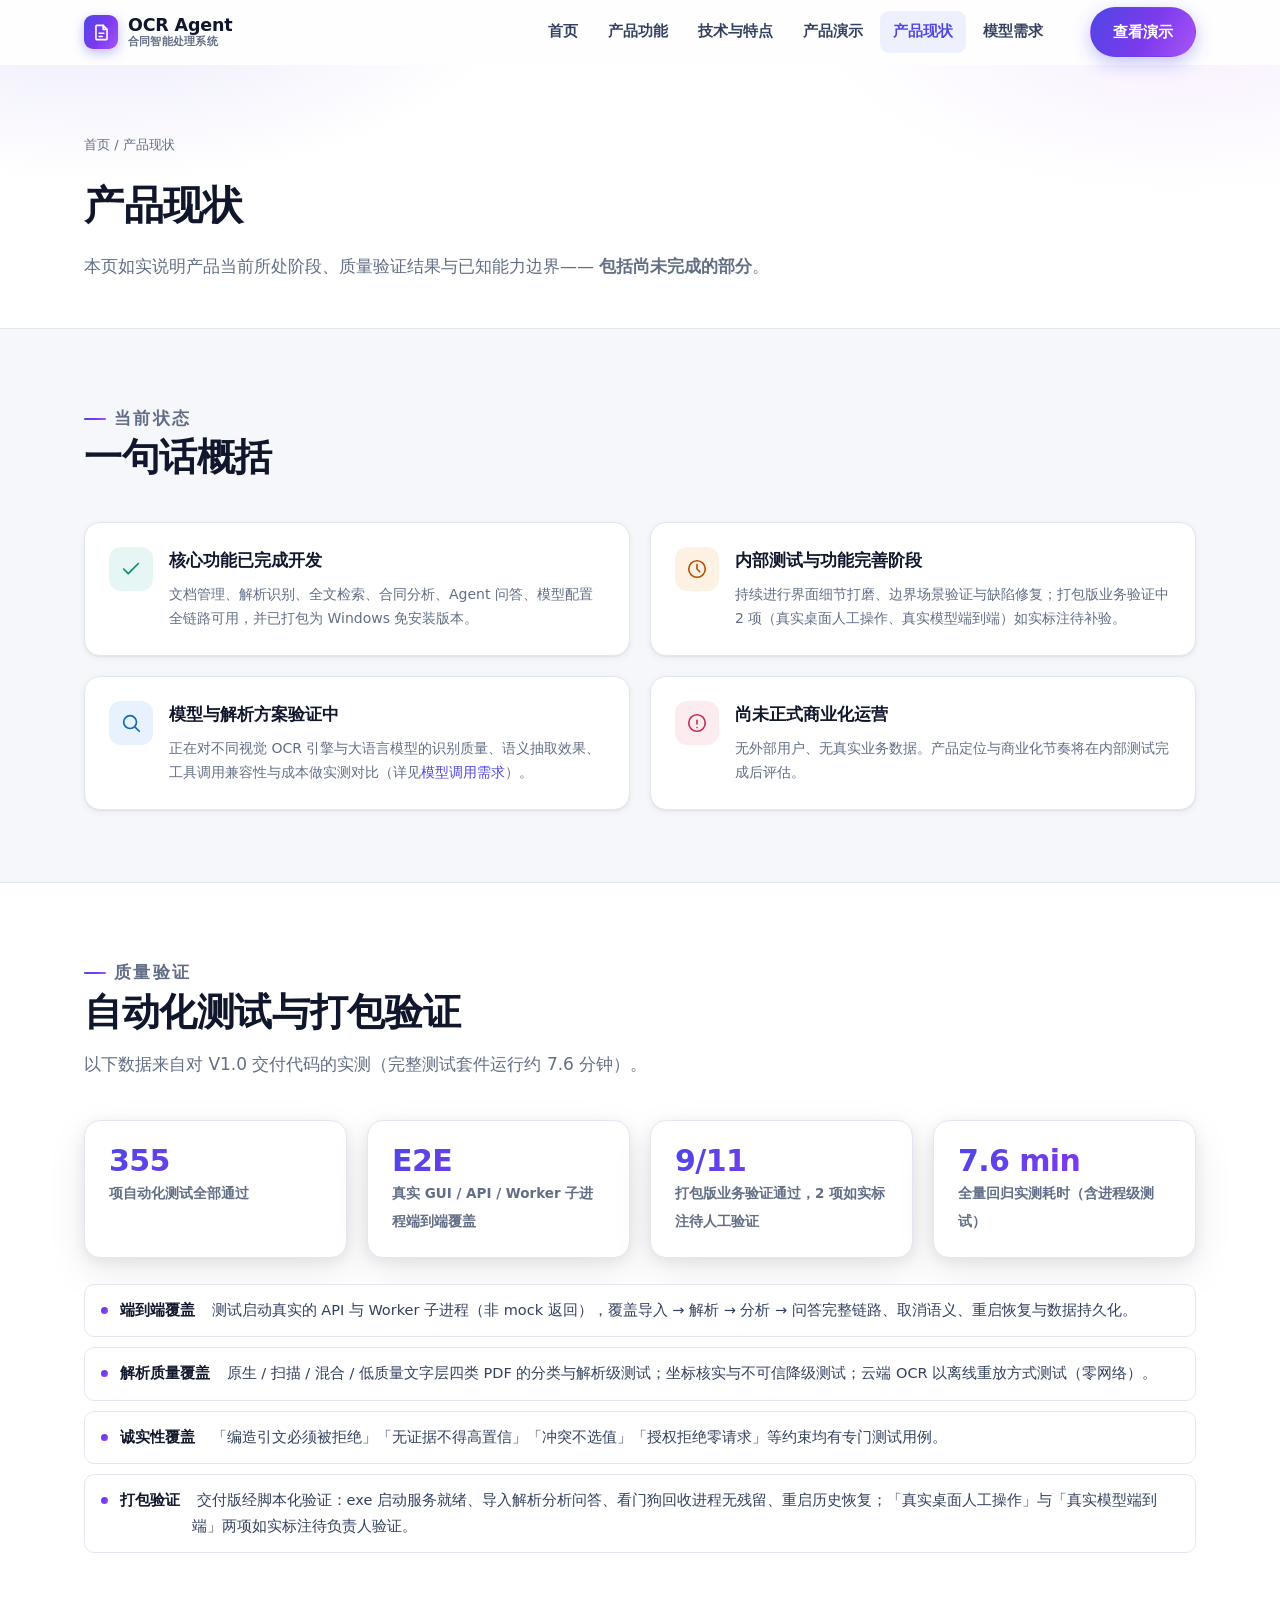
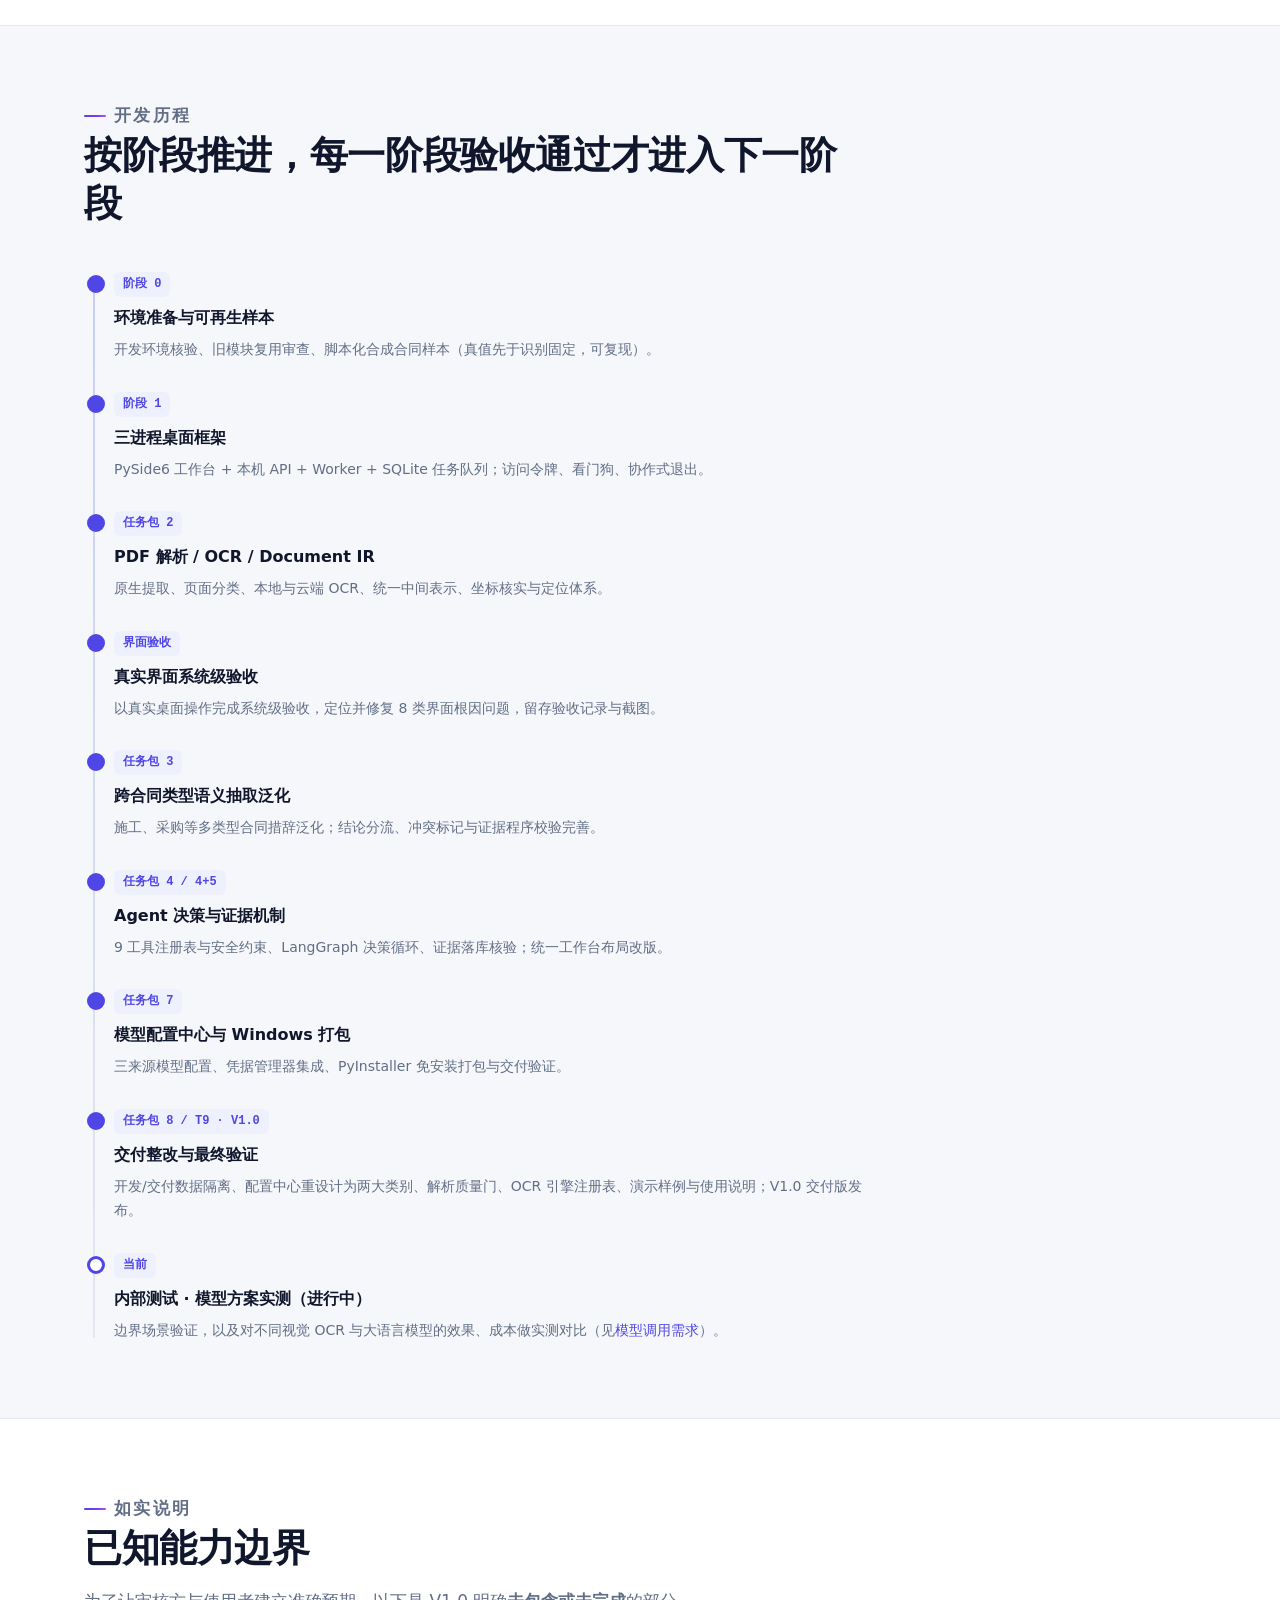
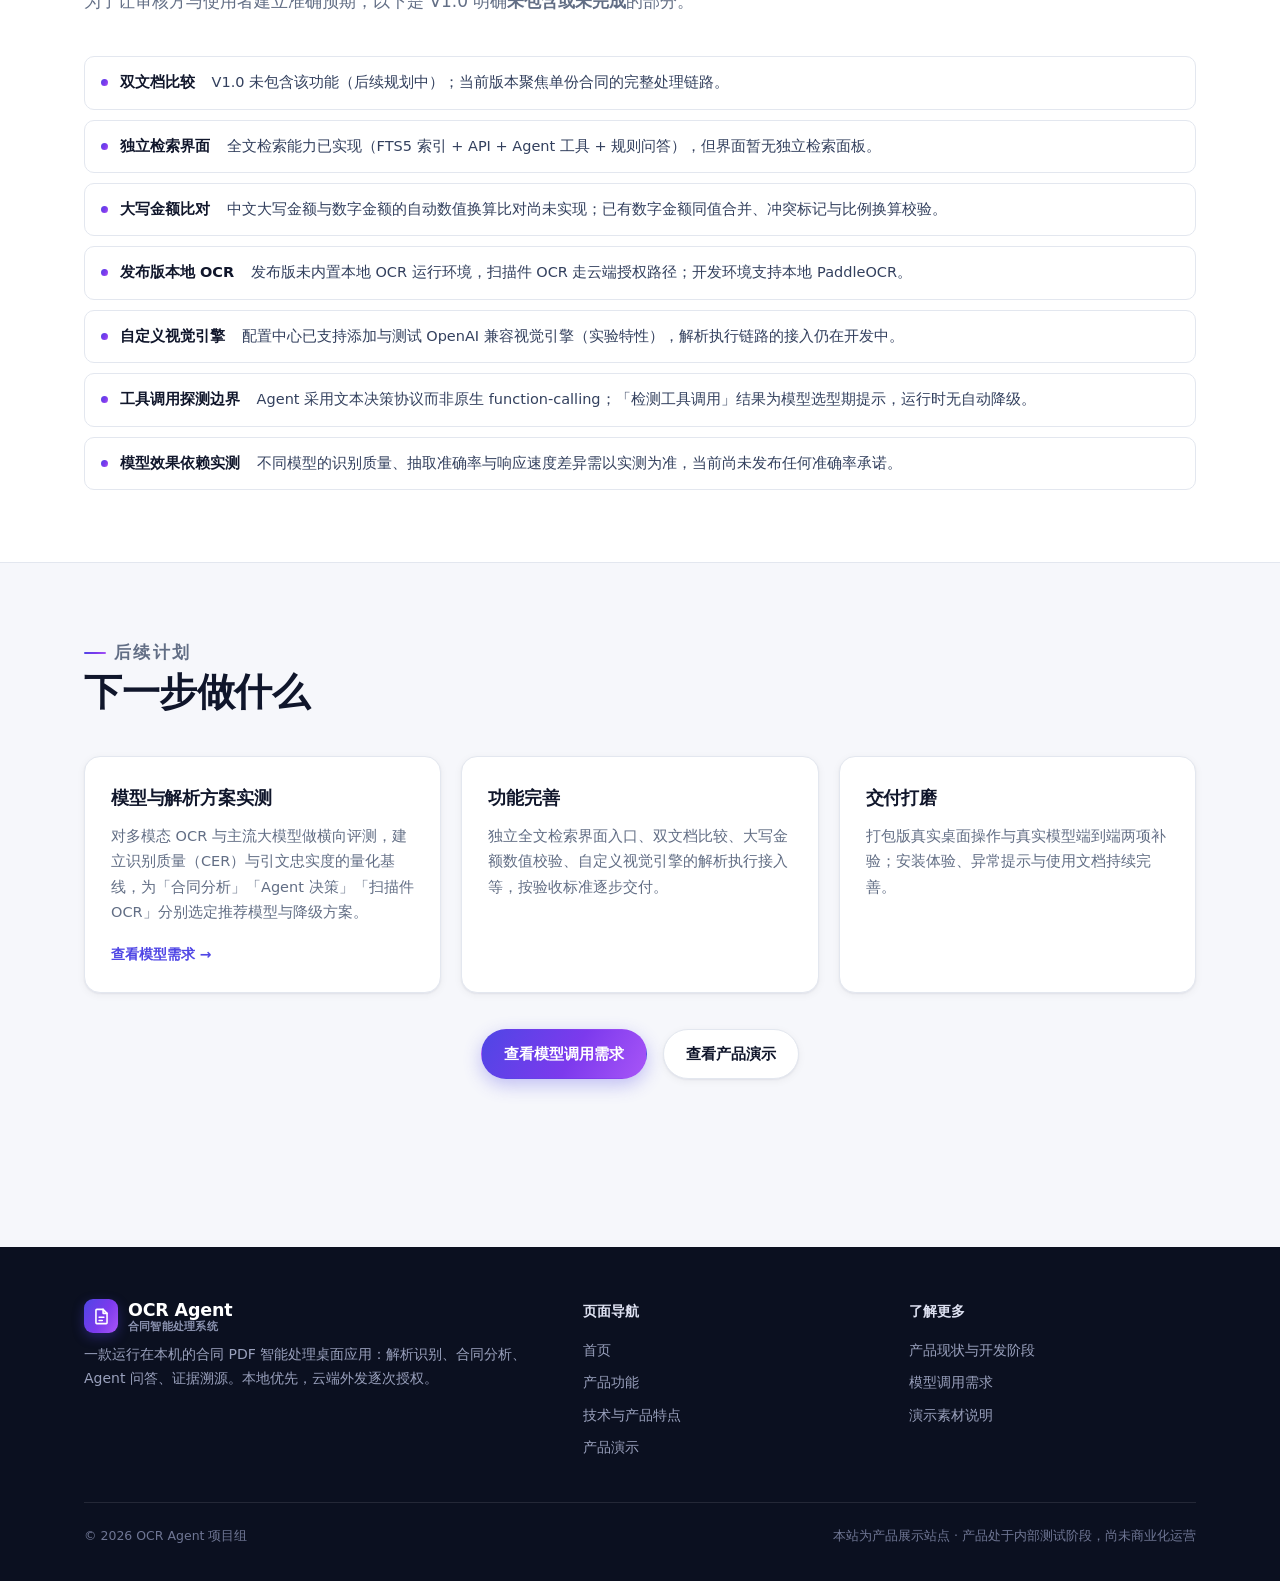
<file: status.html>
<!DOCTYPE html>
<html lang="zh-CN">
<head>
<meta charset="UTF-8">
<meta name="viewport" content="width=device-width, initial-scale=1">
<title>产品现状 — OCR Agent · 合同智能处理系统</title>
<meta name="description" content="OCR Agent V1.0 产品现状：核心功能已完成开发并通过 355 项自动化测试，当前处于内部测试与模型方案验证阶段，尚未正式商业化运营。含开发历程、质量验证与如实的能力边界说明。">
<link rel="icon" href="data:image/svg+xml,%3Csvg xmlns='http://www.w3.org/2000/svg' viewBox='0 0 64 64'%3E%3Crect width='64' height='64' rx='14' fill='%234f46e5'/%3E%3Cpath d='M20 16h17l7 7v25H20z' fill='none' stroke='white' stroke-width='3.5' stroke-linejoin='round'/%3E%3Cpath d='M37 16v7h7' fill='none' stroke='white' stroke-width='3.5' stroke-linejoin='round'/%3E%3Cpath d='M26 34h12M26 40h8' stroke='white' stroke-width='3' stroke-linecap='round'/%3E%3C/svg%3E">
<link rel="stylesheet" href="assets/css/style.css">
</head>
<body>

<header class="site-header">
  <div class="container nav-wrap">
    <a class="brand" href="index.html">
      <span class="brand-mark">
        <svg width="19" height="19" viewBox="0 0 24 24" fill="none" stroke="currentColor" stroke-width="2" stroke-linecap="round" stroke-linejoin="round"><path d="M14 3H6a1 1 0 0 0-1 1v16a1 1 0 0 0 1 1h12a1 1 0 0 0 1-1V8z"/><path d="M14 3v5h5"/><path d="M9 13h6M9 17h4"/></svg>
      </span>
      <span class="brand-text">OCR Agent<small>合同智能处理系统</small></span>
    </a>
    <nav class="site-nav" id="siteNav" aria-label="站点导航">
      <a href="index.html">首页</a>
      <a href="features.html">产品功能</a>
      <a href="technology.html">技术与特点</a>
      <a href="demo.html">产品演示</a>
      <a href="status.html" class="is-active">产品现状</a>
      <a href="model.html">模型需求</a>
    </nav>
    <a class="btn btn-primary nav-cta" href="demo.html">查看演示</a>
    <button class="nav-toggle" aria-label="打开菜单" aria-expanded="false"><span></span><span></span><span></span></button>
  </div>
</header>

<section class="page-hero">
  <div class="container">
    <p class="crumbs"><a href="index.html">首页</a> / 产品现状</p>
    <h1>产品现状</h1>
    <p class="lede">
      本页如实说明产品当前所处阶段、质量验证结果与已知能力边界——
      <b>包括尚未完成的部分</b>。
    </p>
  </div>
</section>

<!-- ================= 状态总览 ================= -->
<section class="section">
  <div class="container">
    <div class="section-head reveal">
      <p class="kicker">当前状态</p>
      <h2>一句话概括</h2>
    </div>
    <div class="status-grid">
      <div class="status-card reveal">
        <span class="icon-chip icon-chip--teal"><svg width="22" height="22" viewBox="0 0 24 24" fill="none" stroke="currentColor" stroke-width="1.8" stroke-linecap="round" stroke-linejoin="round"><path d="M20 6 9 17l-5-5"/></svg></span>
        <div>
          <h3>核心功能已完成开发</h3>
          <p>文档管理、解析识别、全文检索、合同分析、Agent 问答、模型配置全链路可用，并已打包为 Windows 免安装版本。</p>
        </div>
      </div>
      <div class="status-card reveal">
        <span class="icon-chip icon-chip--amber"><svg width="22" height="22" viewBox="0 0 24 24" fill="none" stroke="currentColor" stroke-width="1.8" stroke-linecap="round" stroke-linejoin="round"><circle cx="12" cy="12" r="9"/><path d="M12 7v5l3 3"/></svg></span>
        <div>
          <h3>内部测试与功能完善阶段</h3>
          <p>持续进行界面细节打磨、边界场景验证与缺陷修复；打包版业务验证中 2 项（真实桌面人工操作、真实模型端到端）如实标注待补验。</p>
        </div>
      </div>
      <div class="status-card reveal">
        <span class="icon-chip icon-chip--sky"><svg width="22" height="22" viewBox="0 0 24 24" fill="none" stroke="currentColor" stroke-width="1.8" stroke-linecap="round" stroke-linejoin="round"><circle cx="11" cy="11" r="7"/><path d="m21 21-4.3-4.3"/></svg></span>
        <div>
          <h3>模型与解析方案验证中</h3>
          <p>正在对不同视觉 OCR 引擎与大语言模型的识别质量、语义抽取效果、工具调用兼容性与成本做实测对比（详见<a href="model.html">模型调用需求</a>）。</p>
        </div>
      </div>
      <div class="status-card reveal">
        <span class="icon-chip icon-chip--rose"><svg width="22" height="22" viewBox="0 0 24 24" fill="none" stroke="currentColor" stroke-width="1.8" stroke-linecap="round" stroke-linejoin="round"><path d="M12 9v4M12 17h.01"/><circle cx="12" cy="12" r="9"/></svg></span>
        <div>
          <h3>尚未正式商业化运营</h3>
          <p>无外部用户、无真实业务数据。产品定位与商业化节奏将在内部测试完成后评估。</p>
        </div>
      </div>
    </div>
  </div>
</section>

<!-- ================= 质量验证 ================= -->
<section class="section section--alt">
  <div class="container">
    <div class="section-head reveal">
      <p class="kicker">质量验证</p>
      <h2>自动化测试与打包验证</h2>
      <p>以下数据来自对 V1.0 交付代码的实测（完整测试套件运行约 7.6 分钟）。</p>
    </div>
    <div class="grid grid--4">
      <div class="stat-card reveal"><b>355</b><span>项自动化测试全部通过</span></div>
      <div class="stat-card reveal"><b>E2E</b><span>真实 GUI / API / Worker 子进程端到端覆盖</span></div>
      <div class="stat-card reveal"><b>9/11</b><span>打包版业务验证通过，2 项如实标注待人工验证</span></div>
      <div class="stat-card reveal"><b>7.6 min</b><span>全量回归实测耗时（含进程级测试）</span></div>
    </div>
    <ul class="detail-list" style="margin-top:26px;">
      <li><b>端到端覆盖</b>&nbsp;测试启动真实的 API 与 Worker 子进程（非 mock 返回），覆盖导入 → 解析 → 分析 → 问答完整链路、取消语义、重启恢复与数据持久化。</li>
      <li><b>解析质量覆盖</b>&nbsp;原生 / 扫描 / 混合 / 低质量文字层四类 PDF 的分类与解析级测试；坐标核实与不可信降级测试；云端 OCR 以离线重放方式测试（零网络）。</li>
      <li><b>诚实性覆盖</b>&nbsp;「编造引文必须被拒绝」「无证据不得高置信」「冲突不选值」「授权拒绝零请求」等约束均有专门测试用例。</li>
      <li><b>打包验证</b>&nbsp;交付版经脚本化验证：exe 启动服务就绪、导入解析分析问答、看门狗回收进程无残留、重启历史恢复；「真实桌面人工操作」与「真实模型端到端」两项如实标注待负责人验证。</li>
    </ul>
  </div>
</section>

<!-- ================= 开发历程 ================= -->
<section class="section">
  <div class="container">
    <div class="section-head reveal">
      <p class="kicker">开发历程</p>
      <h2>按阶段推进，每一阶段验收通过才进入下一阶段</h2>
    </div>
    <div class="timeline">
      <div class="tl-item tl-item--done reveal">
        <span class="tl-tag">阶段 0</span>
        <h3>环境准备与可再生样本</h3>
        <p>开发环境核验、旧模块复用审查、脚本化合成合同样本（真值先于识别固定，可复现）。</p>
      </div>
      <div class="tl-item tl-item--done reveal">
        <span class="tl-tag">阶段 1</span>
        <h3>三进程桌面框架</h3>
        <p>PySide6 工作台 + 本机 API + Worker + SQLite 任务队列；访问令牌、看门狗、协作式退出。</p>
      </div>
      <div class="tl-item tl-item--done reveal">
        <span class="tl-tag">任务包 2</span>
        <h3>PDF 解析 / OCR / Document IR</h3>
        <p>原生提取、页面分类、本地与云端 OCR、统一中间表示、坐标核实与定位体系。</p>
      </div>
      <div class="tl-item tl-item--done reveal">
        <span class="tl-tag">界面验收</span>
        <h3>真实界面系统级验收</h3>
        <p>以真实桌面操作完成系统级验收，定位并修复 8 类界面根因问题，留存验收记录与截图。</p>
      </div>
      <div class="tl-item tl-item--done reveal">
        <span class="tl-tag">任务包 3</span>
        <h3>跨合同类型语义抽取泛化</h3>
        <p>施工、采购等多类型合同措辞泛化；结论分流、冲突标记与证据程序校验完善。</p>
      </div>
      <div class="tl-item tl-item--done reveal">
        <span class="tl-tag">任务包 4 / 4+5</span>
        <h3>Agent 决策与证据机制</h3>
        <p>9 工具注册表与安全约束、LangGraph 决策循环、证据落库核验；统一工作台布局改版。</p>
      </div>
      <div class="tl-item tl-item--done reveal">
        <span class="tl-tag">任务包 7</span>
        <h3>模型配置中心与 Windows 打包</h3>
        <p>三来源模型配置、凭据管理器集成、PyInstaller 免安装打包与交付验证。</p>
      </div>
      <div class="tl-item tl-item--done reveal">
        <span class="tl-tag">任务包 8 / T9 · V1.0</span>
        <h3>交付整改与最终验证</h3>
        <p>开发/交付数据隔离、配置中心重设计为两大类别、解析质量门、OCR 引擎注册表、演示样例与使用说明；V1.0 交付版发布。</p>
      </div>
      <div class="tl-item reveal">
        <span class="tl-tag">当前</span>
        <h3>内部测试 · 模型方案实测（进行中）</h3>
        <p>边界场景验证，以及对不同视觉 OCR 与大语言模型的效果、成本做实测对比（见<a href="model.html">模型调用需求</a>）。</p>
      </div>
    </div>
  </div>
</section>

<!-- ================= 已知边界 ================= -->
<section class="section section--alt">
  <div class="container">
    <div class="section-head reveal">
      <p class="kicker">如实说明</p>
      <h2>已知能力边界</h2>
      <p>为了让审核方与使用者建立准确预期，以下是 V1.0 明确<b>未包含或未完成</b>的部分。</p>
    </div>
    <ul class="detail-list">
      <li><b>双文档比较</b>&nbsp;V1.0 未包含该功能（后续规划中）；当前版本聚焦单份合同的完整处理链路。</li>
      <li><b>独立检索界面</b>&nbsp;全文检索能力已实现（FTS5 索引 + API + Agent 工具 + 规则问答），但界面暂无独立检索面板。</li>
      <li><b>大写金额比对</b>&nbsp;中文大写金额与数字金额的自动数值换算比对尚未实现；已有数字金额同值合并、冲突标记与比例换算校验。</li>
      <li><b>发布版本地 OCR</b>&nbsp;发布版未内置本地 OCR 运行环境，扫描件 OCR 走云端授权路径；开发环境支持本地 PaddleOCR。</li>
      <li><b>自定义视觉引擎</b>&nbsp;配置中心已支持添加与测试 OpenAI 兼容视觉引擎（实验特性），解析执行链路的接入仍在开发中。</li>
      <li><b>工具调用探测边界</b>&nbsp;Agent 采用文本决策协议而非原生 function-calling；「检测工具调用」结果为模型选型期提示，运行时无自动降级。</li>
      <li><b>模型效果依赖实测</b>&nbsp;不同模型的识别质量、抽取准确率与响应速度差异需以实测为准，当前尚未发布任何准确率承诺。</li>
    </ul>
  </div>
</section>

<!-- ================= 后续计划 ================= -->
<section class="section">
  <div class="container">
    <div class="section-head reveal">
      <p class="kicker">后续计划</p>
      <h2>下一步做什么</h2>
    </div>
    <div class="grid grid--3">
      <div class="card reveal">
        <h3>模型与解析方案实测</h3>
        <p>对多模态 OCR 与主流大模型做横向评测，建立识别质量（CER）与引文忠实度的量化基线，为「合同分析」「Agent 决策」「扫描件 OCR」分别选定推荐模型与降级方案。</p>
        <span class="more"><a href="model.html">查看模型需求 →</a></span>
      </div>
      <div class="card reveal">
        <h3>功能完善</h3>
        <p>独立全文检索界面入口、双文档比较、大写金额数值校验、自定义视觉引擎的解析执行接入等，按验收标准逐步交付。</p>
      </div>
      <div class="card reveal">
        <h3>交付打磨</h3>
        <p>打包版真实桌面操作与真实模型端到端两项补验；安装体验、异常提示与使用文档持续完善。</p>
      </div>
    </div>
    <p style="text-align:center; margin-top:36px;" class="reveal">
      <a class="btn btn-primary" href="model.html">查看模型调用需求</a>
      <a class="btn btn-outline" href="demo.html" style="margin-left:10px;">查看产品演示</a>
    </p>
  </div>
</section>

<footer class="site-footer">
  <div class="container">
    <div class="footer-grid">
      <div class="footer-brand">
        <a class="brand" href="index.html" style="color:#fff;">
          <span class="brand-mark">
            <svg width="19" height="19" viewBox="0 0 24 24" fill="none" stroke="currentColor" stroke-width="2" stroke-linecap="round" stroke-linejoin="round"><path d="M14 3H6a1 1 0 0 0-1 1v16a1 1 0 0 0 1 1h12a1 1 0 0 0 1-1V8z"/><path d="M14 3v5h5"/><path d="M9 13h6M9 17h4"/></svg>
          </span>
          <span class="brand-text" style="color:#fff;">OCR Agent<small style="color:#8b93b0;">合同智能处理系统</small></span>
        </a>
        <p>一款运行在本机的合同 PDF 智能处理桌面应用：解析识别、合同分析、Agent 问答、证据溯源。本地优先，云端外发逐次授权。</p>
      </div>
      <div>
        <h4>页面导航</h4>
        <ul>
          <li><a href="index.html">首页</a></li>
          <li><a href="features.html">产品功能</a></li>
          <li><a href="technology.html">技术与产品特点</a></li>
          <li><a href="demo.html">产品演示</a></li>
        </ul>
      </div>
      <div>
        <h4>了解更多</h4>
        <ul>
          <li><a href="status.html">产品现状与开发阶段</a></li>
          <li><a href="model.html">模型调用需求</a></li>
          <li><a href="demo.html">演示素材说明</a></li>
        </ul>
      </div>
    </div>
    <div class="footer-note">
      <span>© <span id="footer-year">2026</span> OCR Agent 项目组</span>
      <span>本站为产品展示站点 · 产品处于内部测试阶段，尚未商业化运营</span>
    </div>
  </div>
</footer>

<script src="assets/js/main.js"></script>
</body>
</html>
</file>
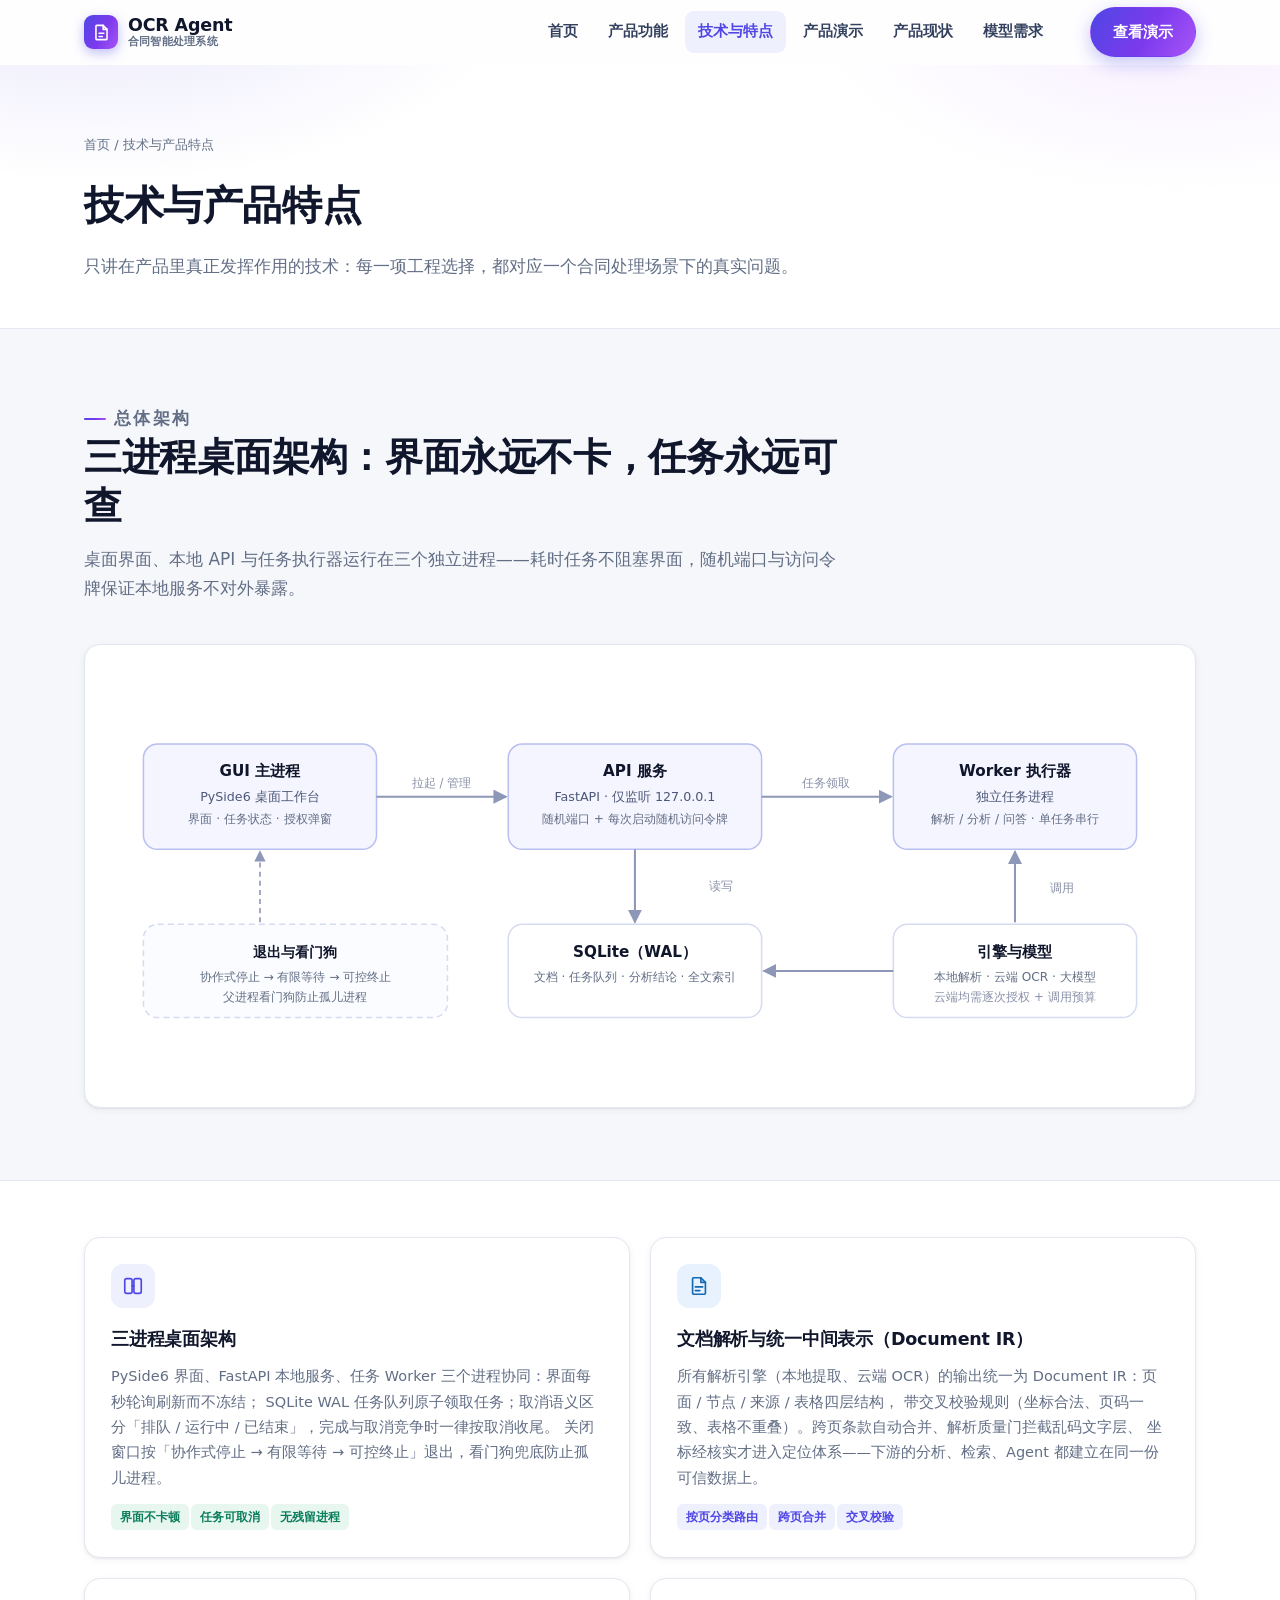
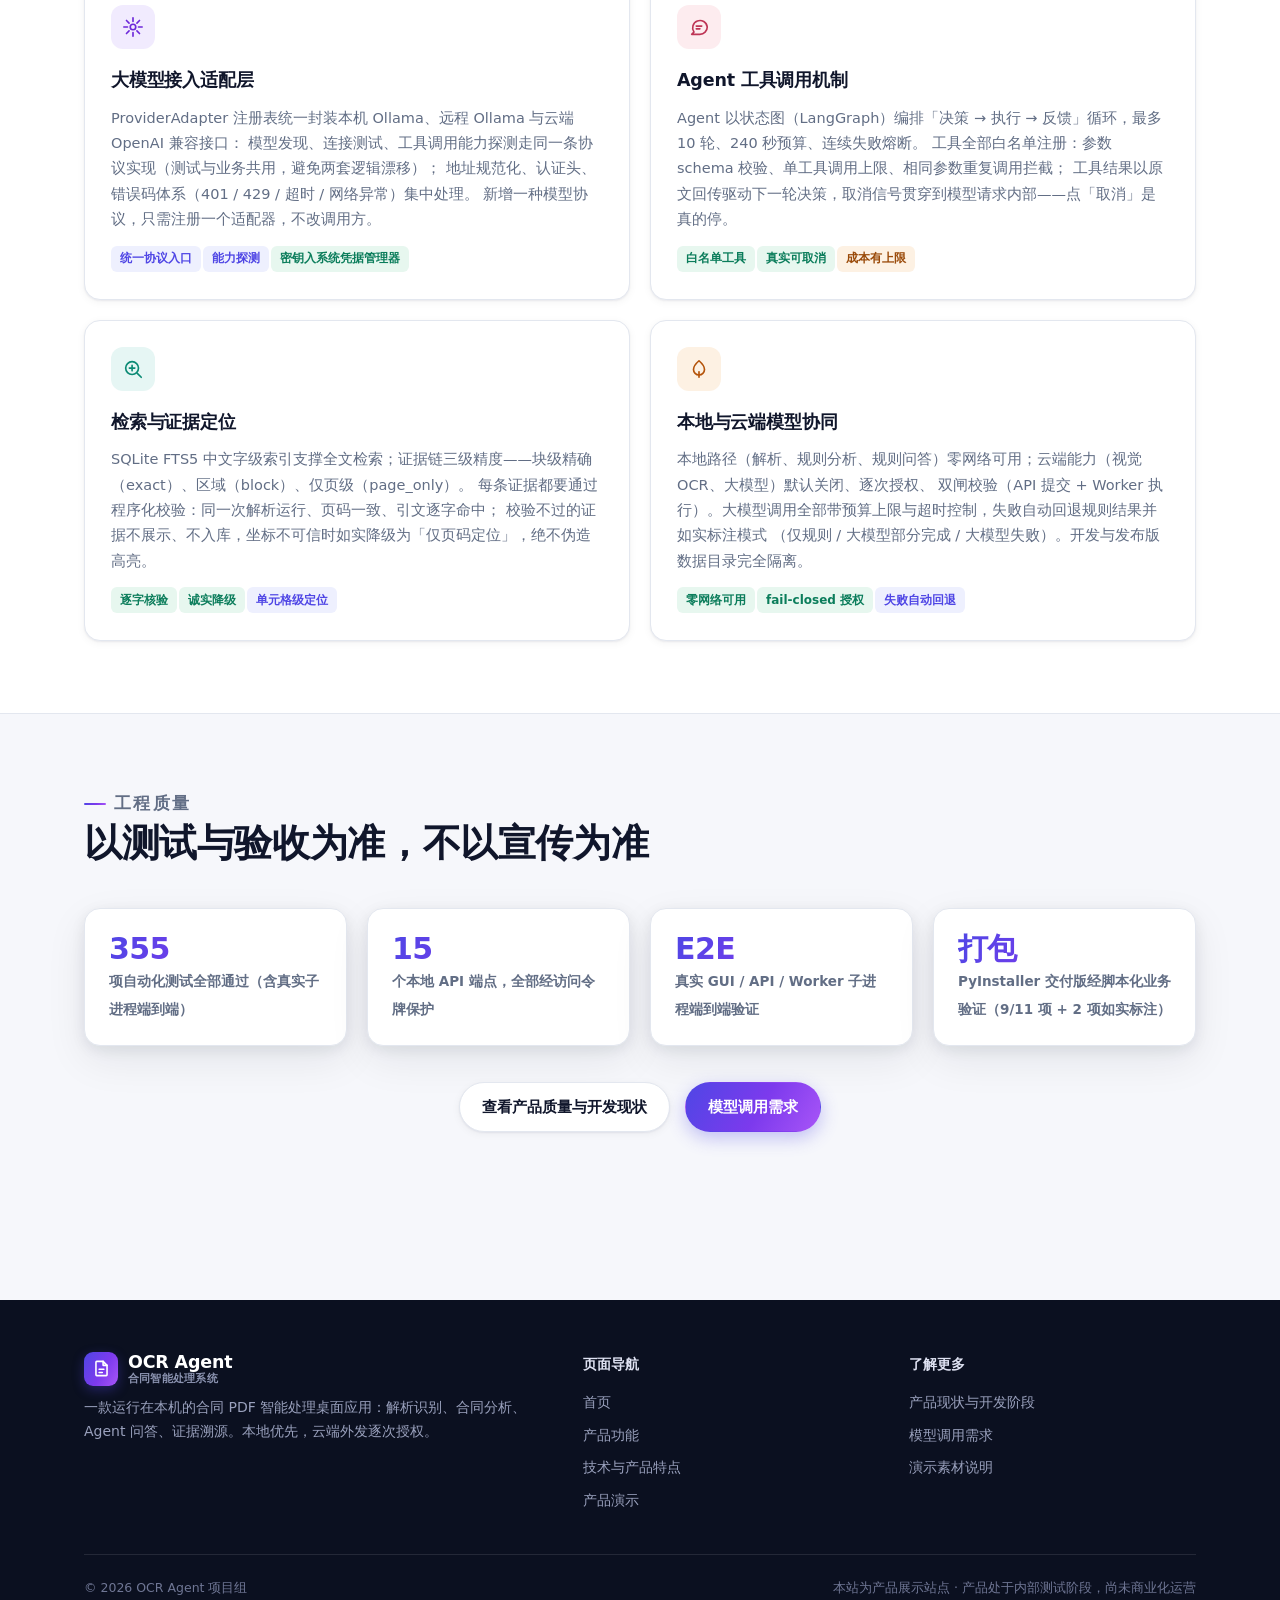
<file: technology.html>
<!DOCTYPE html>
<html lang="zh-CN">
<head>
<meta charset="UTF-8">
<meta name="viewport" content="width=device-width, initial-scale=1">
<title>技术与产品特点 — OCR Agent · 合同智能处理系统</title>
<meta name="description" content="OCR Agent 的技术架构与产品特点：三进程桌面架构、PDF 解析与 Document IR、大模型接入适配层、Agent 工具调用机制、检索与证据定位、本地与云端模型协同。">
<link rel="icon" href="data:image/svg+xml,%3Csvg xmlns='http://www.w3.org/2000/svg' viewBox='0 0 64 64'%3E%3Crect width='64' height='64' rx='14' fill='%234f46e5'/%3E%3Cpath d='M20 16h17l7 7v25H20z' fill='none' stroke='white' stroke-width='3.5' stroke-linejoin='round'/%3E%3Cpath d='M37 16v7h7' fill='none' stroke='white' stroke-width='3.5' stroke-linejoin='round'/%3E%3Cpath d='M26 34h12M26 40h8' stroke='white' stroke-width='3' stroke-linecap='round'/%3E%3C/svg%3E">
<link rel="stylesheet" href="assets/css/style.css">
</head>
<body>

<header class="site-header">
  <div class="container nav-wrap">
    <a class="brand" href="index.html">
      <span class="brand-mark">
        <svg width="19" height="19" viewBox="0 0 24 24" fill="none" stroke="currentColor" stroke-width="2" stroke-linecap="round" stroke-linejoin="round"><path d="M14 3H6a1 1 0 0 0-1 1v16a1 1 0 0 0 1 1h12a1 1 0 0 0 1-1V8z"/><path d="M14 3v5h5"/><path d="M9 13h6M9 17h4"/></svg>
      </span>
      <span class="brand-text">OCR Agent<small>合同智能处理系统</small></span>
    </a>
    <nav class="site-nav" id="siteNav" aria-label="站点导航">
      <a href="index.html">首页</a>
      <a href="features.html">产品功能</a>
      <a href="technology.html" class="is-active">技术与特点</a>
      <a href="demo.html">产品演示</a>
      <a href="status.html">产品现状</a>
      <a href="model.html">模型需求</a>
    </nav>
    <a class="btn btn-primary nav-cta" href="demo.html">查看演示</a>
    <button class="nav-toggle" aria-label="打开菜单" aria-expanded="false"><span></span><span></span><span></span></button>
  </div>
</header>

<section class="page-hero">
  <div class="container">
    <p class="crumbs"><a href="index.html">首页</a> / 技术与产品特点</p>
    <h1>技术与产品特点</h1>
    <p class="lede">
      只讲在产品里真正发挥作用的技术：每一项工程选择，都对应一个合同处理场景下的真实问题。
    </p>
  </div>
</section>

<!-- ================= 架构图 ================= -->
<section class="section">
  <div class="container">
    <div class="section-head reveal">
      <p class="kicker">总体架构</p>
      <h2>三进程桌面架构：界面永远不卡，任务永远可查</h2>
      <p>桌面界面、本地 API 与任务执行器运行在三个独立进程——耗时任务不阻塞界面，随机端口与访问令牌保证本地服务不对外暴露。</p>
    </div>
    <div class="arch-wrap reveal">
      <svg viewBox="0 0 1040 400" role="img" aria-label="OCR Agent 三进程架构示意图">
        <defs>
          <marker id="arrow" viewBox="0 0 10 10" refX="9" refY="5" markerWidth="7" markerHeight="7" orient="auto-start-reverse">
            <path d="M0 0 L10 5 L0 10 z" fill="#8d97b8"></path>
          </marker>
        </defs>
        <!-- GUI -->
        <rect x="30" y="70" width="230" height="104" rx="14" fill="#f4f5fe" stroke="#b9bff0" stroke-width="1.5"></rect>
        <text x="145" y="102" text-anchor="middle" font-size="15" font-weight="700" fill="#10162b">GUI 主进程</text>
        <text x="145" y="126" text-anchor="middle" font-size="12.5" fill="#4d5878">PySide6 桌面工作台</text>
        <text x="145" y="148" text-anchor="middle" font-size="12" fill="#626e85">界面 · 任务状态 · 授权弹窗</text>
        <!-- API -->
        <rect x="390" y="70" width="250" height="104" rx="14" fill="#f4f5fe" stroke="#b9bff0" stroke-width="1.5"></rect>
        <text x="515" y="102" text-anchor="middle" font-size="15" font-weight="700" fill="#10162b">API 服务</text>
        <text x="515" y="126" text-anchor="middle" font-size="12.5" fill="#4d5878">FastAPI · 仅监听 127.0.0.1</text>
        <text x="515" y="148" text-anchor="middle" font-size="12" fill="#626e85">随机端口 + 每次启动随机访问令牌</text>
        <!-- Worker -->
        <rect x="770" y="70" width="240" height="104" rx="14" fill="#f4f5fe" stroke="#b9bff0" stroke-width="1.5"></rect>
        <text x="890" y="102" text-anchor="middle" font-size="15" font-weight="700" fill="#10162b">Worker 执行器</text>
        <text x="890" y="126" text-anchor="middle" font-size="12.5" fill="#4d5878">独立任务进程</text>
        <text x="890" y="148" text-anchor="middle" font-size="12" fill="#626e85">解析 / 分析 / 问答 · 单任务串行</text>
        <!-- SQLite -->
        <rect x="390" y="248" width="250" height="92" rx="14" fill="#ffffff" stroke="#d5dbf0" stroke-width="1.5"></rect>
        <text x="515" y="280" text-anchor="middle" font-size="15" font-weight="700" fill="#10162b">SQLite（WAL）</text>
        <text x="515" y="304" text-anchor="middle" font-size="12" fill="#626e85">文档 · 任务队列 · 分析结论 · 全文索引</text>
        <!-- Engines -->
        <rect x="770" y="248" width="240" height="92" rx="14" fill="#ffffff" stroke="#d5dbf0" stroke-width="1.5"></rect>
        <text x="890" y="280" text-anchor="middle" font-size="15" font-weight="700" fill="#10162b">引擎与模型</text>
        <text x="890" y="304" text-anchor="middle" font-size="12" fill="#626e85">本地解析 · 云端 OCR · 大模型</text>
        <text x="890" y="324" text-anchor="middle" font-size="11.5" fill="#8a90a8">云端均需逐次授权 + 调用预算</text>
        <!-- arrows -->
        <path d="M260 122 L388 122" stroke="#8d97b8" stroke-width="2" marker-end="url(#arrow)" fill="none"></path>
        <text x="324" y="112" text-anchor="middle" font-size="11.5" fill="#8a90a8">拉起 / 管理</text>
        <path d="M640 122 L768 122" stroke="#8d97b8" stroke-width="2" marker-end="url(#arrow)" fill="none"></path>
        <text x="704" y="112" text-anchor="middle" font-size="11.5" fill="#8a90a8">任务领取</text>
        <path d="M515 174 L515 246" stroke="#8d97b8" stroke-width="2" marker-end="url(#arrow)" fill="none"></path>
        <text x="588" y="214" font-size="11.5" fill="#8a90a8">读写</text>
        <path d="M770 294 L642 294" stroke="#8d97b8" stroke-width="2" marker-end="url(#arrow)" fill="none"></path>
        <path d="M890 246 L890 176" stroke="#8d97b8" stroke-width="2" marker-end="url(#arrow)" fill="none"></path>
        <text x="925" y="216" font-size="11.5" fill="#8a90a8">调用</text>
        <!-- watchdog note -->
        <rect x="30" y="248" width="300" height="92" rx="14" fill="#fbfcff" stroke="#d5dbf0" stroke-width="1.5" stroke-dasharray="6 4"></rect>
        <text x="180" y="280" text-anchor="middle" font-size="13.5" font-weight="700" fill="#10162b">退出与看门狗</text>
        <text x="180" y="304" text-anchor="middle" font-size="12" fill="#626e85">协作式停止 → 有限等待 → 可控终止</text>
        <text x="180" y="324" text-anchor="middle" font-size="12" fill="#626e85">父进程看门狗防止孤儿进程</text>
        <path d="M145 246 L145 176" stroke="#8d97b8" stroke-width="1.6" stroke-dasharray="5 4" marker-end="url(#arrow)" fill="none"></path>
      </svg>
    </div>
  </div>
</section>

<!-- ================= 技术块 ================= -->
<section class="section section--alt" style="padding-top:56px;">
  <div class="container">
    <div class="grid grid--2">

      <div class="card reveal">
        <span class="icon-chip"><svg width="22" height="22" viewBox="0 0 24 24" fill="none" stroke="currentColor" stroke-width="1.8" stroke-linecap="round" stroke-linejoin="round"><rect x="3" y="4" width="8" height="16" rx="2"/><rect x="13" y="4" width="8" height="16" rx="2"/><path d="M11 12h2"/></svg></span>
        <h3>三进程桌面架构</h3>
        <p>PySide6 界面、FastAPI 本地服务、任务 Worker 三个进程协同：界面每秒轮询刷新而不冻结；
        SQLite WAL 任务队列原子领取任务；取消语义区分「排队 / 运行中 / 已结束」，完成与取消竞争时一律按取消收尾。
        关闭窗口按「协作式停止 → 有限等待 → 可控终止」退出，看门狗兜底防止孤儿进程。</p>
        <p style="margin-top:12px;"><span class="tag tag--ok">界面不卡顿</span><span class="tag tag--ok">任务可取消</span><span class="tag tag--ok">无残留进程</span></p>
      </div>

      <div class="card reveal">
        <span class="icon-chip icon-chip--sky"><svg width="22" height="22" viewBox="0 0 24 24" fill="none" stroke="currentColor" stroke-width="1.8" stroke-linecap="round" stroke-linejoin="round"><path d="M14 3H6a1 1 0 0 0-1 1v16a1 1 0 0 0 1 1h12a1 1 0 0 0 1-1V8z"/><path d="M14 3v5h5"/><path d="M8 13h8M8 17h5"/></svg></span>
        <h3>文档解析与统一中间表示（Document IR）</h3>
        <p>所有解析引擎（本地提取、云端 OCR）的输出统一为 Document IR：页面 / 节点 / 来源 / 表格四层结构，
        带交叉校验规则（坐标合法、页码一致、表格不重叠）。跨页条款自动合并、解析质量门拦截乱码文字层、
        坐标经核实才进入定位体系——下游的分析、检索、Agent 都建立在同一份可信数据上。</p>
        <p style="margin-top:12px;"><span class="tag tag--info">按页分类路由</span><span class="tag tag--info">跨页合并</span><span class="tag tag--info">交叉校验</span></p>
      </div>

      <div class="card reveal">
        <span class="icon-chip icon-chip--violet"><svg width="22" height="22" viewBox="0 0 24 24" fill="none" stroke="currentColor" stroke-width="1.8" stroke-linecap="round" stroke-linejoin="round"><circle cx="12" cy="12" r="3"/><path d="M12 2v4M12 18v4M2 12h4M18 12h4M4.9 4.9l2.8 2.8M16.3 16.3l2.8 2.8M19.1 4.9l-2.8 2.8M7.7 16.3l-2.8 2.8"/></svg></span>
        <h3>大模型接入适配层</h3>
        <p>ProviderAdapter 注册表统一封装本机 Ollama、远程 Ollama 与云端 OpenAI 兼容接口：
        模型发现、连接测试、工具调用能力探测走同一条协议实现（测试与业务共用，避免两套逻辑漂移）；
        地址规范化、认证头、错误码体系（401 / 429 / 超时 / 网络异常）集中处理。
        新增一种模型协议，只需注册一个适配器，不改调用方。</p>
        <p style="margin-top:12px;"><span class="tag tag--info">统一协议入口</span><span class="tag tag--info">能力探测</span><span class="tag tag--ok">密钥入系统凭据管理器</span></p>
      </div>

      <div class="card reveal">
        <span class="icon-chip icon-chip--rose"><svg width="22" height="22" viewBox="0 0 24 24" fill="none" stroke="currentColor" stroke-width="1.8" stroke-linecap="round" stroke-linejoin="round"><path d="M21 12a8 8 0 0 1-8 8H4l2.5-2.5A8 8 0 1 1 21 12z"/><path d="M9 11h6M9 14h4"/></svg></span>
        <h3>Agent 工具调用机制</h3>
        <p>Agent 以状态图（LangGraph）编排「决策 → 执行 → 反馈」循环，最多 10 轮、240 秒预算、连续失败熔断。
        工具全部白名单注册：参数 schema 校验、单工具调用上限、相同参数重复调用拦截；
        工具结果以原文回传驱动下一轮决策，取消信号贯穿到模型请求内部——点「取消」是真的停。</p>
        <p style="margin-top:12px;"><span class="tag tag--ok">白名单工具</span><span class="tag tag--ok">真实可取消</span><span class="tag tag--warn">成本有上限</span></p>
      </div>

      <div class="card reveal">
        <span class="icon-chip icon-chip--teal"><svg width="22" height="22" viewBox="0 0 24 24" fill="none" stroke="currentColor" stroke-width="1.8" stroke-linecap="round" stroke-linejoin="round"><circle cx="11" cy="11" r="7"/><path d="m21 21-4.3-4.3"/><path d="M8 11h6M11 8v6"/></svg></span>
        <h3>检索与证据定位</h3>
        <p>SQLite FTS5 中文字级索引支撑全文检索；证据链三级精度——块级精确（exact）、区域（block）、仅页级（page_only）。
        每条证据都要通过程序化校验：同一次解析运行、页码一致、引文逐字命中；
        校验不过的证据不展示、不入库，坐标不可信时如实降级为「仅页码定位」，绝不伪造高亮。</p>
        <p style="margin-top:12px;"><span class="tag tag--ok">逐字核验</span><span class="tag tag--ok">诚实降级</span><span class="tag tag--info">单元格级定位</span></p>
      </div>

      <div class="card reveal">
        <span class="icon-chip icon-chip--amber"><svg width="22" height="22" viewBox="0 0 24 24" fill="none" stroke="currentColor" stroke-width="1.8" stroke-linecap="round" stroke-linejoin="round"><path d="M12 3c4 3.5 6 6.5 6 9.5A6 6 0 0 1 6 12.5C6 9.5 8 6.5 12 3z"/><path d="M12 21v-6"/></svg></span>
        <h3>本地与云端模型协同</h3>
        <p>本地路径（解析、规则分析、规则问答）零网络可用；云端能力（视觉 OCR、大模型）默认关闭、逐次授权、
        双闸校验（API 提交 + Worker 执行）。大模型调用全部带预算上限与超时控制，失败自动回退规则结果并如实标注模式
        （仅规则 / 大模型部分完成 / 大模型失败）。开发与发布版数据目录完全隔离。</p>
        <p style="margin-top:12px;"><span class="tag tag--ok">零网络可用</span><span class="tag tag--ok">fail-closed 授权</span><span class="tag tag--info">失败自动回退</span></p>
      </div>

    </div>
  </div>
</section>

<!-- ================= 工程质量 ================= -->
<section class="section">
  <div class="container">
    <div class="section-head reveal">
      <p class="kicker">工程质量</p>
      <h2>以测试与验收为准，不以宣传为准</h2>
    </div>
    <div class="grid grid--4">
      <div class="stat-card reveal"><b>355</b><span>项自动化测试全部通过（含真实子进程端到端）</span></div>
      <div class="stat-card reveal"><b>15</b><span>个本地 API 端点，全部经访问令牌保护</span></div>
      <div class="stat-card reveal"><b>E2E</b><span>真实 GUI / API / Worker 子进程端到端验证</span></div>
      <div class="stat-card reveal"><b>打包</b><span>PyInstaller 交付版经脚本化业务验证（9/11 项 + 2 项如实标注）</span></div>
    </div>
    <p style="text-align:center; margin-top:36px;" class="reveal">
      <a class="btn btn-outline" href="status.html">查看产品质量与开发现状</a>
      <a class="btn btn-primary" href="model.html" style="margin-left:10px;">模型调用需求</a>
    </p>
  </div>
</section>

<footer class="site-footer">
  <div class="container">
    <div class="footer-grid">
      <div class="footer-brand">
        <a class="brand" href="index.html" style="color:#fff;">
          <span class="brand-mark">
            <svg width="19" height="19" viewBox="0 0 24 24" fill="none" stroke="currentColor" stroke-width="2" stroke-linecap="round" stroke-linejoin="round"><path d="M14 3H6a1 1 0 0 0-1 1v16a1 1 0 0 0 1 1h12a1 1 0 0 0 1-1V8z"/><path d="M14 3v5h5"/><path d="M9 13h6M9 17h4"/></svg>
          </span>
          <span class="brand-text" style="color:#fff;">OCR Agent<small style="color:#8b93b0;">合同智能处理系统</small></span>
        </a>
        <p>一款运行在本机的合同 PDF 智能处理桌面应用：解析识别、合同分析、Agent 问答、证据溯源。本地优先，云端外发逐次授权。</p>
      </div>
      <div>
        <h4>页面导航</h4>
        <ul>
          <li><a href="index.html">首页</a></li>
          <li><a href="features.html">产品功能</a></li>
          <li><a href="technology.html">技术与产品特点</a></li>
          <li><a href="demo.html">产品演示</a></li>
        </ul>
      </div>
      <div>
        <h4>了解更多</h4>
        <ul>
          <li><a href="status.html">产品现状与开发阶段</a></li>
          <li><a href="model.html">模型调用需求</a></li>
          <li><a href="demo.html">演示素材说明</a></li>
        </ul>
      </div>
    </div>
    <div class="footer-note">
      <span>© <span id="footer-year">2026</span> OCR Agent 项目组</span>
      <span>本站为产品展示站点 · 产品处于内部测试阶段，尚未商业化运营</span>
    </div>
  </div>
</footer>

<script src="assets/js/main.js"></script>
</body>
</html>
</file>
<file: assets/css/style.css>
/* ============================================================
   OCR Agent · 合同智能处理系统 — 产品展示站样式
   纯静态、无构建依赖、适配桌面与移动端
   ============================================================ */

:root {
  --bg: #f6f7fb;
  --surface: #ffffff;
  --ink: #10162b;
  --ink-soft: #33405e;
  --muted: #626e85;
  --line: #e3e7ef;
  --accent: #4f46e5;
  --accent-2: #7c3aed;
  --accent-soft: #eef0fe;
  --grad: linear-gradient(120deg, #4f46e5 0%, #7c3aed 55%, #a855f7 100%);
  --ok: #0e9f6e;
  --warn: #b45309;
  --radius: 16px;
  --radius-sm: 10px;
  --shadow-sm: 0 1px 2px rgba(16, 22, 43, .06), 0 2px 8px rgba(16, 22, 43, .05);
  --shadow-md: 0 4px 14px rgba(16, 22, 43, .08), 0 14px 40px rgba(16, 22, 43, .08);
  --shadow-lg: 0 8px 24px rgba(9, 14, 35, .14), 0 24px 70px rgba(9, 14, 35, .18);
  --max: 1160px;
  --font: "Segoe UI", "PingFang SC", "Hiragino Sans GB", "Microsoft YaHei",
          "Noto Sans SC", system-ui, -apple-system, sans-serif;
  --mono: "Cascadia Code", "JetBrains Mono", Consolas, "Courier New", monospace;
}

* { box-sizing: border-box; }
html { scroll-behavior: smooth; }
body {
  margin: 0;
  font-family: var(--font);
  font-size: 16px;
  line-height: 1.75;
  color: var(--ink);
  background: var(--bg);
  -webkit-font-smoothing: antialiased;
  text-rendering: optimizeLegibility;
}

img { max-width: 100%; display: block; }
a { color: var(--accent); text-decoration: none; }
a:hover { text-decoration: underline; }

.container { max-width: var(--max); margin: 0 auto; padding: 0 24px; }
.section { padding: 72px 0; }
.section--alt { background: var(--surface); border-block: 1px solid var(--line); }

/* ---------- 标题体系 ---------- */
.kicker {
  display: inline-flex; align-items: center; gap: 8px;
  font-size: 13px; font-weight: 700; letter-spacing: .14em;
  color: var(--accent); text-transform: uppercase;
  margin: 0 0 14px;
}
.kicker::before {
  content: ""; width: 22px; height: 2px; background: var(--grad);
  border-radius: 2px; display: inline-block;
}
.section-head { max-width: 760px; margin-bottom: 40px; }
.section-head h1, .section-head h2 {
  font-size: clamp(26px, 3.4vw, 38px); line-height: 1.28;
  margin: 0 0 14px; letter-spacing: -.01em;
}
.section-head p { color: var(--muted); font-size: 17px; margin: 0; }

/* ---------- 按钮 ---------- */
.btn {
  display: inline-flex; align-items: center; justify-content: center; gap: 8px;
  padding: 11px 22px; border-radius: 999px; border: 1px solid transparent;
  font-size: 15px; font-weight: 600; cursor: pointer;
  transition: transform .18s ease, box-shadow .18s ease, background .18s ease;
  white-space: nowrap;
}
.btn:hover { text-decoration: none; transform: translateY(-1px); }
.btn-primary {
  background: var(--grad); color: #fff;
  box-shadow: 0 6px 18px rgba(79, 70, 229, .32);
}
.btn-primary:hover { box-shadow: 0 10px 26px rgba(79, 70, 229, .42); }
.btn-ghost {
  background: rgba(255, 255, 255, .08); color: #e7e9f5;
  border-color: rgba(255, 255, 255, .22);
}
.btn-ghost:hover { background: rgba(255, 255, 255, .16); }
.btn-outline {
  background: var(--surface); color: var(--ink);
  border-color: var(--line); box-shadow: var(--shadow-sm);
}
.btn-outline:hover { border-color: #c9cfdd; }

/* ---------- 徽标 ---------- */
.badge {
  display: inline-flex; align-items: center; gap: 8px;
  padding: 5px 14px; border-radius: 999px;
  font-size: 13px; font-weight: 600;
  background: var(--accent-soft); color: var(--accent);
  border: 1px solid #dfe3fc;
}
.badge--warn { background: #fef3e2; color: var(--warn); border-color: #fbe3c2; }
.badge--ok { background: #e7f7ef; color: var(--ok); border-color: #c9ecd9; }
.badge .dot {
  width: 8px; height: 8px; border-radius: 50%; background: currentColor;
  animation: pulse 2.2s ease-in-out infinite;
}
@keyframes pulse { 0%,100% { opacity: 1; } 50% { opacity: .35; } }

/* ============================================================
   顶部导航
   ============================================================ */
.site-header {
  position: sticky; top: 0; z-index: 60;
  background: rgba(255, 255, 255, .86);
  backdrop-filter: blur(14px); -webkit-backdrop-filter: blur(14px);
  border-bottom: 1px solid transparent;
  transition: border-color .2s ease, box-shadow .2s ease;
}
.site-header.is-scrolled {
  border-bottom-color: var(--line);
  box-shadow: 0 4px 20px rgba(16, 22, 43, .06);
}
.nav-wrap { display: flex; align-items: center; gap: 28px; height: 64px; }
.brand {
  display: inline-flex; align-items: center; gap: 10px;
  font-weight: 800; font-size: 17.5px; color: var(--ink); letter-spacing: -.01em;
}
.brand:hover { text-decoration: none; }
.brand-mark {
  width: 34px; height: 34px; border-radius: 9px; background: var(--grad);
  display: grid; place-items: center; color: #fff; flex: none;
  box-shadow: 0 4px 12px rgba(79, 70, 229, .35);
}
.brand small {
  font-weight: 600; font-size: 11px; color: var(--muted);
  display: block; line-height: 1.2; letter-spacing: .02em;
}
.brand-text { display: flex; flex-direction: column; line-height: 1.15; }

.site-nav { display: flex; align-items: center; gap: 4px; margin-left: auto; }
.site-nav a {
  padding: 8px 13px; border-radius: 9px;
  color: var(--ink-soft); font-size: 14.5px; font-weight: 600;
}
.site-nav a:hover { background: #eef0f6; text-decoration: none; color: var(--ink); }
.site-nav a.is-active { color: var(--accent); background: var(--accent-soft); }

.nav-cta { margin-left: 6px; }
.nav-toggle {
  display: none; margin-left: auto;
  width: 42px; height: 42px; border: 1px solid var(--line); border-radius: 10px;
  background: var(--surface); cursor: pointer; padding: 10px 9px;
  flex-direction: column; justify-content: space-between;
}
.nav-toggle span { height: 2px; background: var(--ink); border-radius: 2px; display: block; }

/* ============================================================
   首页 Hero（深色）
   ============================================================ */
.hero {
  position: relative; overflow: hidden;
  background: #0b1020; color: #eef0fa;
  padding: 84px 0 0;
}
.hero::before {
  content: ""; position: absolute; inset: 0; pointer-events: none;
  background:
    radial-gradient(700px 340px at 12% -8%, rgba(79, 70, 229, .38), transparent 65%),
    radial-gradient(640px 320px at 88% 4%, rgba(168, 85, 247, .28), transparent 65%),
    radial-gradient(520px 300px at 55% 110%, rgba(14, 159, 110, .12), transparent 70%);
}
.hero::after {
  content: ""; position: absolute; inset: 0; pointer-events: none; opacity: .5;
  background-image:
    linear-gradient(rgba(255,255,255,.045) 1px, transparent 1px),
    linear-gradient(90deg, rgba(255,255,255,.045) 1px, transparent 1px);
  background-size: 44px 44px;
  mask-image: radial-gradient(720px 460px at 50% 0%, #000 30%, transparent 78%);
  -webkit-mask-image: radial-gradient(720px 460px at 50% 0%, #000 30%, transparent 78%);
}
.hero .container { position: relative; z-index: 1; }
.hero-badge-row { display: flex; gap: 10px; flex-wrap: wrap; margin-bottom: 22px; }
.hero .badge { background: rgba(99, 102, 241, .16); border-color: rgba(129, 140, 248, .4); color: #b9bcf8; }
.hero .badge--warn { background: rgba(217, 119, 6, .14); border-color: rgba(251, 191, 36, .35); color: #fcd34d; }
.hero h1 {
  font-size: clamp(32px, 5vw, 56px); line-height: 1.18; margin: 0 0 18px;
  letter-spacing: -.015em; font-weight: 800;
}
.hero h1 .grad {
  background: linear-gradient(100deg, #a5b4fc, #d8b4fe 60%, #f0abfc);
  -webkit-background-clip: text; background-clip: text; color: transparent;
}
.hero-sub { font-size: clamp(16px, 2vw, 19px); color: #b7bdd6; max-width: 720px; margin: 0 0 30px; }
.hero-sub strong { color: #e6e8f7; font-weight: 600; }
.hero-cta { display: flex; gap: 14px; flex-wrap: wrap; margin-bottom: 26px; }
.hero-meta {
  display: flex; gap: 8px 22px; flex-wrap: wrap;
  color: #8b93b0; font-size: 13.5px; margin-bottom: 0;
}
.hero-meta span { display: inline-flex; align-items: center; gap: 7px; }
.hero-meta svg { flex: none; }

.hero-media { position: relative; z-index: 1; padding: 46px 0 0; }
.window-frame {
  border-radius: 14px; overflow: hidden;
  border: 1px solid rgba(255, 255, 255, .16);
  background: #10162b;
  box-shadow: 0 30px 80px rgba(4, 8, 24, .6), 0 6px 24px rgba(4, 8, 24, .45);
}
.window-frame-bar {
  display: flex; align-items: center; gap: 8px;
  padding: 10px 14px; background: #171e33; border-bottom: 1px solid rgba(255,255,255,.08);
}
.window-frame-bar i { width: 11px; height: 11px; border-radius: 50%; background: #3a4260; }
.window-frame-bar i:nth-child(1) { background: #f66; }
.window-frame-bar i:nth-child(2) { background: #fc3; }
.window-frame-bar i:nth-child(3) { background: #4c4; }
.window-frame-bar em {
  font-style: normal; font-size: 12px; color: #8b93b0; margin-left: 10px;
  font-family: var(--mono);
}
.window-frame img { width: 100%; }
.hero-ground {
  height: 120px; margin-top: -1px;
  background: linear-gradient(180deg, rgba(11,16,32,0) 0%, var(--bg) 92%);
}

/* ---------- 数字条 ---------- */
.stat-strip {
  display: grid; grid-template-columns: repeat(4, 1fr); gap: 18px;
  margin-top: -64px; position: relative; z-index: 2;
}
.stat-card {
  background: var(--surface); border: 1px solid var(--line);
  border-radius: var(--radius); padding: 22px 24px; box-shadow: var(--shadow-md);
}
.stat-card b {
  display: block; font-size: 30px; font-weight: 800; letter-spacing: -.02em;
  background: var(--grad); -webkit-background-clip: text; background-clip: text;
  color: transparent; line-height: 1.2;
}
.stat-card span { color: var(--muted); font-size: 13.5px; font-weight: 600; }

/* ============================================================
   卡片网格
   ============================================================ */
.grid { display: grid; gap: 20px; }
.grid--2 { grid-template-columns: repeat(2, 1fr); }
.grid--3 { grid-template-columns: repeat(3, 1fr); }
.grid--4 { grid-template-columns: repeat(4, 1fr); }

.card {
  background: var(--surface); border: 1px solid var(--line);
  border-radius: var(--radius); padding: 26px;
  box-shadow: var(--shadow-sm);
  transition: transform .2s ease, box-shadow .2s ease, border-color .2s ease;
  display: flex; flex-direction: column;
}
.card:hover { transform: translateY(-3px); box-shadow: var(--shadow-md); border-color: #d5daf5; }
.card h3 { margin: 0 0 10px; font-size: 17.5px; letter-spacing: -.01em; }
.card p { margin: 0; color: var(--muted); font-size: 14.5px; }
.card .more {
  margin-top: auto; padding-top: 16px; font-size: 14px; font-weight: 600;
  color: var(--accent);
}
.icon-chip {
  width: 44px; height: 44px; border-radius: 12px;
  display: grid; place-items: center; margin-bottom: 16px;
  background: var(--accent-soft); color: var(--accent); flex: none;
}
.icon-chip--teal { background: #e6f6f4; color: #0b8a74; }
.icon-chip--amber { background: #fdf1e3; color: #b45309; }
.icon-chip--rose { background: #fdecef; color: #be3455; }
.icon-chip--sky { background: #e7f2fe; color: #1268b3; }
.icon-chip--violet { background: #f1ebfe; color: #6d28d9; }

/* ---------- 工作流步骤 ---------- */
.steps { counter-reset: step; display: grid; grid-template-columns: repeat(4, 1fr); gap: 20px; }
.step {
  position: relative; background: var(--surface); border: 1px solid var(--line);
  border-radius: var(--radius); padding: 26px 24px 24px; box-shadow: var(--shadow-sm);
}
.step::before {
  counter-increment: step; content: "0" counter(step);
  font-size: 13px; font-weight: 800; color: var(--accent);
  letter-spacing: .1em; display: block; margin-bottom: 12px;
  font-family: var(--mono);
}
.step::after {
  content: ""; position: absolute; top: 34px; right: -14px; width: 12px; height: 12px;
  border-top: 2px solid #c7cddf; border-right: 2px solid #c7cddf;
  transform: rotate(45deg);
}
.step:last-child::after { display: none; }
.step h3 { margin: 0 0 8px; font-size: 16.5px; }
.step p { margin: 0; font-size: 14px; color: var(--muted); }

/* ============================================================
   展示截图
   ============================================================ */
.shot-frame {
  border-radius: var(--radius); overflow: hidden;
  border: 1px solid var(--line); background: var(--surface);
  box-shadow: var(--shadow-lg);
}
.shot-frame img { width: 100%; }
.shot-caption {
  display: flex; align-items: baseline; gap: 10px;
  padding: 12px 18px; border-top: 1px solid var(--line);
  background: #fafbfe; font-size: 13px; color: var(--muted);
}
.shot-caption b { color: var(--ink-soft); font-size: 13.5px; flex: none; }

/* ---------- 截图占位（真实截图就位后自动替换显示） ---------- */
.shot-frame.is-empty,
.window-frame.is-empty {
  position: relative; min-height: 300px;
  display: grid; place-items: center;
  background: repeating-linear-gradient(45deg, #f2f4fa 0 16px, #edf0f7 16px 32px);
  border-style: dashed; border-color: #b9c1d9;
}
.window-frame.is-empty .window-frame-bar { display: none; }
.shot-frame.is-empty::after,
.window-frame.is-empty::after {
  content: "真实界面截图待补充 · " attr(data-file);
  color: var(--muted); font-size: 13.5px; font-weight: 600;
  padding: 10px 18px; background: var(--surface);
  border: 1px solid var(--line); border-radius: 999px;
  box-shadow: var(--shadow-sm);
}
.gallery-item .shot-frame.is-empty { min-height: 380px; }
.gallery-item.full .shot-frame.is-empty { min-height: 460px; }

.split { display: grid; grid-template-columns: 1.02fr 1fr; gap: 44px; align-items: center; }
.split__text h2 { font-size: clamp(22px, 2.6vw, 30px); margin: 0 0 14px; letter-spacing: -.01em; }
.split__text p { color: var(--muted); margin: 0 0 16px; }
.check-list { list-style: none; margin: 0; padding: 0; }
.check-list li {
  position: relative; padding: 7px 0 7px 30px; color: var(--ink-soft); font-size: 14.5px;
}
.check-list li::before {
  content: ""; position: absolute; left: 2px; top: 13px; width: 16px; height: 16px;
  border-radius: 50%; background: #e7f7ef;
  background-image: url("data:image/svg+xml,%3Csvg xmlns='http://www.w3.org/2000/svg' viewBox='0 0 16 16' fill='none'%3E%3Cpath d='M4 8.5l2.6 2.6L12 5.6' stroke='%230e9f6e' stroke-width='1.8' stroke-linecap='round' stroke-linejoin='round'/%3E%3C/svg%3E");
  background-size: 16px 16px;
}

/* ============================================================
   页面顶部横幅（内页）
   ============================================================ */
.page-hero {
  background:
    radial-gradient(600px 280px at 8% -30%, rgba(79, 70, 229, .12), transparent 70%),
    radial-gradient(520px 260px at 92% -20%, rgba(168, 85, 247, .1), transparent 70%),
    var(--surface);
  border-bottom: 1px solid var(--line);
  padding: 56px 0 46px;
}
.page-hero h1 { font-size: clamp(28px, 3.6vw, 40px); margin: 12px 0 12px; letter-spacing: -.01em; }
.page-hero .lede { color: var(--muted); font-size: 17px; max-width: 780px; margin: 0; }
.crumbs { font-size: 13px; color: var(--muted); }
.crumbs a { color: var(--muted); }
.crumbs a:hover { color: var(--accent); }

/* ---------- 锚点小导航 ---------- */
.anchor-nav {
  display: flex; flex-wrap: wrap; gap: 10px; margin: -18px 0 8px;
  position: relative; z-index: 5;
}
.anchor-nav a {
  font-size: 13.5px; font-weight: 600; color: var(--ink-soft);
  background: var(--surface); border: 1px solid var(--line);
  padding: 7px 15px; border-radius: 999px; box-shadow: var(--shadow-sm);
}
.anchor-nav a:hover { color: var(--accent); border-color: #c9cff2; text-decoration: none; }

/* ============================================================
   功能详情块
   ============================================================ */
.feature-block { padding: 64px 0; border-bottom: 1px solid var(--line); scroll-margin-top: 84px; }
.feature-block:last-of-type { border-bottom: none; }
.feature-block__head { display: flex; align-items: center; gap: 14px; margin-bottom: 14px; }
.feature-block__head h2 { font-size: clamp(22px, 2.6vw, 30px); margin: 0; letter-spacing: -.01em; }
.feature-block__head .num {
  font-family: var(--mono); font-size: 13px; font-weight: 800; color: var(--accent);
  background: var(--accent-soft); border-radius: 8px; padding: 6px 10px; flex: none;
}
.feature-block__lede { color: var(--muted); font-size: 16px; max-width: 800px; margin: 0 0 26px; }

.detail-list { list-style: none; margin: 18px 0 0; padding: 0; display: grid; gap: 10px; }
.detail-list li {
  display: flex; gap: 12px; align-items: flex-start;
  padding: 13px 16px; background: var(--surface);
  border: 1px solid var(--line); border-radius: var(--radius-sm);
  font-size: 14.5px; color: var(--ink-soft);
}
.detail-list li b { color: var(--ink); flex: none; }
.detail-list li::before {
  content: ""; width: 7px; height: 7px; border-radius: 50%;
  background: var(--grad); margin-top: 9px; flex: none;
}

.pill-row { display: flex; flex-wrap: wrap; gap: 8px; margin-top: 18px; }
.pill {
  font-size: 12.5px; font-weight: 600; color: var(--ink-soft);
  background: #eef0f6; border-radius: 999px; padding: 5px 12px;
}

/* ---------- 提示框 ---------- */
.callout {
  display: flex; gap: 14px; align-items: flex-start;
  background: #fbfcff; border: 1px solid #dfe4f2;
  border-left: 4px solid var(--accent);
  border-radius: var(--radius-sm); padding: 16px 18px; margin: 26px 0 0;
  font-size: 14px; color: var(--ink-soft);
}
.callout svg { flex: none; margin-top: 2px; color: var(--accent); }
.callout--warn { border-left-color: var(--warn); background: #fffaf2; border-color: #f2e4cb; }
.callout--warn svg { color: var(--warn); }
.callout b { color: var(--ink); }

/* ============================================================
   表格
   ============================================================ */
.table-wrap {
  overflow-x: auto; border: 1px solid var(--line); border-radius: var(--radius);
  background: var(--surface); box-shadow: var(--shadow-sm);
}
table.data { width: 100%; border-collapse: collapse; font-size: 14px; min-width: 640px; }
table.data th {
  text-align: left; padding: 13px 18px; font-size: 13px; letter-spacing: .04em;
  color: var(--muted); background: #fafbfe; border-bottom: 1px solid var(--line);
  white-space: nowrap;
}
table.data td { padding: 13px 18px; border-bottom: 1px solid #edf0f6; color: var(--ink-soft); vertical-align: top; }
table.data tr:last-child td { border-bottom: none; }
table.data td b { color: var(--ink); }
.tag {
  display: inline-block; font-size: 12px; font-weight: 700; border-radius: 6px;
  padding: 2.5px 9px; margin: 1px 2px 1px 0; white-space: nowrap;
}
.tag--ok { background: #e7f7ef; color: #0b7d5b; }
.tag--info { background: var(--accent-soft); color: var(--accent); }
.tag--warn { background: #fdf1e3; color: #9a4a09; }

/* ============================================================
   时间线（产品现状）
   ============================================================ */
.timeline { position: relative; margin: 8px 0 0; padding: 0 0 0 30px; }
.timeline::before {
  content: ""; position: absolute; left: 9px; top: 8px; bottom: 8px; width: 2px;
  background: linear-gradient(180deg, #c9cdf5, #e3e7ef);
}
.tl-item { position: relative; padding: 0 0 26px; }
.tl-item:last-child { padding-bottom: 4px; }
.tl-item::before {
  content: ""; position: absolute; left: -27px; top: 7px; width: 12px; height: 12px;
  border-radius: 50%; background: var(--surface); border: 3px solid var(--accent);
}
.tl-item--done::before { background: var(--accent); }
.tl-item .tl-tag {
  display: inline-block; font-size: 12px; font-weight: 700; color: var(--accent);
  background: var(--accent-soft); border-radius: 6px; padding: 2px 9px; margin-bottom: 7px;
  font-family: var(--mono);
}
.tl-item h3 { margin: 0 0 5px; font-size: 16px; }
.tl-item p { margin: 0; color: var(--muted); font-size: 14px; max-width: 760px; }

/* ---------- 状态卡 ---------- */
.status-grid { display: grid; grid-template-columns: repeat(2, 1fr); gap: 20px; }
.status-card {
  background: var(--surface); border: 1px solid var(--line);
  border-radius: var(--radius); padding: 24px; box-shadow: var(--shadow-sm);
  display: flex; gap: 16px; align-items: flex-start;
}
.status-card .icon-chip { margin-bottom: 0; }
.status-card h3 { margin: 0 0 6px; font-size: 16.5px; }
.status-card p { margin: 0; color: var(--muted); font-size: 14px; }

/* ============================================================
   演示页画廊
   ============================================================ */
.gallery { display: grid; grid-template-columns: repeat(2, 1fr); gap: 24px; }
.gallery-item { margin: 0; }
.gallery-item .shot-frame { cursor: zoom-in; transition: transform .2s ease, box-shadow .2s ease; }
.gallery-item .shot-frame:hover { transform: translateY(-3px); }
.gallery-item.full { grid-column: 1 / -1; }

.video-slot {
  border: 1.5px dashed #b9c1d9; border-radius: var(--radius);
  background:
    radial-gradient(420px 200px at 50% 0%, rgba(79, 70, 229, .07), transparent 70%),
    #fbfcff;
  padding: 44px 28px; text-align: center;
}
.video-slot .icon-chip { margin: 0 auto 16px; }
.video-slot h3 { margin: 0 0 8px; font-size: 17px; }
.video-slot p { margin: 0 auto; max-width: 560px; color: var(--muted); font-size: 14px; }

/* ---------- 灯箱 ---------- */
.lightbox {
  position: fixed; inset: 0; z-index: 100; display: none;
  background: rgba(8, 11, 24, .82); backdrop-filter: blur(6px);
  padding: 4vh 4vw; cursor: zoom-out;
}
.lightbox.is-open { display: grid; place-items: center; }
.lightbox img {
  max-width: 100%; max-height: 92vh; border-radius: 10px;
  box-shadow: 0 30px 90px rgba(0, 0, 0, .55);
  background: #fff;
}
.lightbox-close {
  position: fixed; top: 18px; right: 22px; z-index: 101;
  width: 42px; height: 42px; border-radius: 50%; border: none; cursor: pointer;
  background: rgba(255,255,255,.14); color: #fff; font-size: 20px; line-height: 1;
}
.lightbox-close:hover { background: rgba(255,255,255,.28); }

/* ============================================================
   CTA / 页脚
   ============================================================ */
.cta-band {
  background: linear-gradient(120deg, #171d3a, #2b1d54 60%, #3b1e63);
  border-radius: 20px; color: #e9ebf8;
  padding: 46px 46px; position: relative; overflow: hidden;
  box-shadow: var(--shadow-md);
}
.cta-band::before {
  content: ""; position: absolute; inset: 0; pointer-events: none;
  background:
    radial-gradient(420px 200px at 85% 20%, rgba(168, 85, 247, .3), transparent 70%),
    radial-gradient(380px 180px at 10% 90%, rgba(79, 70, 229, .35), transparent 70%);
}
.cta-band > div { position: relative; display: flex; gap: 24px; align-items: center; flex-wrap: wrap; }
.cta-band h2 { margin: 0 0 8px; font-size: clamp(20px, 2.6vw, 27px); }
.cta-band p { margin: 0; color: #b6badd; font-size: 15px; max-width: 620px; }
.cta-band .btn { flex: none; }

.site-footer {
  background: #0b1020; color: #9aa1bd; margin-top: 80px;
  padding: 52px 0 34px; font-size: 14px;
}
.footer-grid { display: grid; grid-template-columns: 1.6fr 1fr 1fr; gap: 40px; margin-bottom: 34px; }
.site-footer h4 { color: #dfe2f2; font-size: 14px; margin: 0 0 14px; }
.site-footer ul { list-style: none; margin: 0; padding: 0; }
.site-footer li { margin: 8px 0; }
.site-footer a { color: #9aa1bd; }
.site-footer a:hover { color: #fff; }
.footer-brand p { margin: 10px 0 0; max-width: 460px; line-height: 1.7; }
.footer-note {
  border-top: 1px solid rgba(255, 255, 255, .1); padding-top: 22px;
  display: flex; justify-content: space-between; gap: 14px; flex-wrap: wrap;
  font-size: 12.5px; color: #6f7694;
}

/* ============================================================
   架构图
   ============================================================ */
.arch-wrap {
  background: var(--surface); border: 1px solid var(--line);
  border-radius: var(--radius); box-shadow: var(--shadow-sm);
  padding: 28px; overflow-x: auto;
}
.arch-wrap svg { min-width: 760px; width: 100%; height: auto; display: block; }

/* ---------- 滚动显现 ---------- */
.reveal { opacity: 0; transform: translateY(18px); transition: opacity .6s ease, transform .6s ease; }
.reveal.is-visible { opacity: 1; transform: none; }
@media (prefers-reduced-motion: reduce) {
  .reveal { opacity: 1; transform: none; transition: none; }
  html { scroll-behavior: auto; }
}

/* ============================================================
   响应式
   ============================================================ */
@media (max-width: 1024px) {
  .grid--4 { grid-template-columns: repeat(2, 1fr); }
  .grid--3 { grid-template-columns: repeat(2, 1fr); }
  .steps { grid-template-columns: repeat(2, 1fr); }
  .step::after { display: none; }
  .split { grid-template-columns: 1fr; gap: 26px; }
  .stat-strip { grid-template-columns: repeat(2, 1fr); margin-top: -52px; }
}

@media (max-width: 768px) {
  .section { padding: 52px 0; }
  .site-nav {
    position: fixed; inset: 64px 0 auto 0; z-index: 55;
    background: var(--surface); border-bottom: 1px solid var(--line);
    flex-direction: column; align-items: stretch; gap: 2px;
    padding: 12px 20px 18px; margin: 0; display: none;
    box-shadow: 0 18px 30px rgba(16, 22, 43, .1);
  }
  .site-nav.is-open { display: flex; }
  .site-nav a { padding: 12px 10px; font-size: 15.5px; }
  .nav-toggle { display: flex; }
  .nav-cta { display: none; }
  .grid--2, .grid--3, .grid--4 { grid-template-columns: 1fr; }
  .steps { grid-template-columns: 1fr; }
  .gallery { grid-template-columns: 1fr; }
  .status-grid { grid-template-columns: 1fr; }
  .hero { padding-top: 60px; }
  .hero-cta .btn { width: 100%; }
  .cta-band { padding: 34px 24px; }
  .cta-band > div { flex-direction: column; align-items: flex-start; }
  .footer-grid { grid-template-columns: 1fr; gap: 28px; }
  .stat-strip { grid-template-columns: 1fr 1fr; gap: 12px; }
  .stat-card { padding: 16px 18px; }
  .stat-card b { font-size: 24px; }
  .feature-block { padding: 44px 0; }
}

@media (max-width: 480px) {
  .container { padding: 0 18px; }
  .hero h1 { font-size: 30px; }
  .brand small { display: none; }
}
</file>
